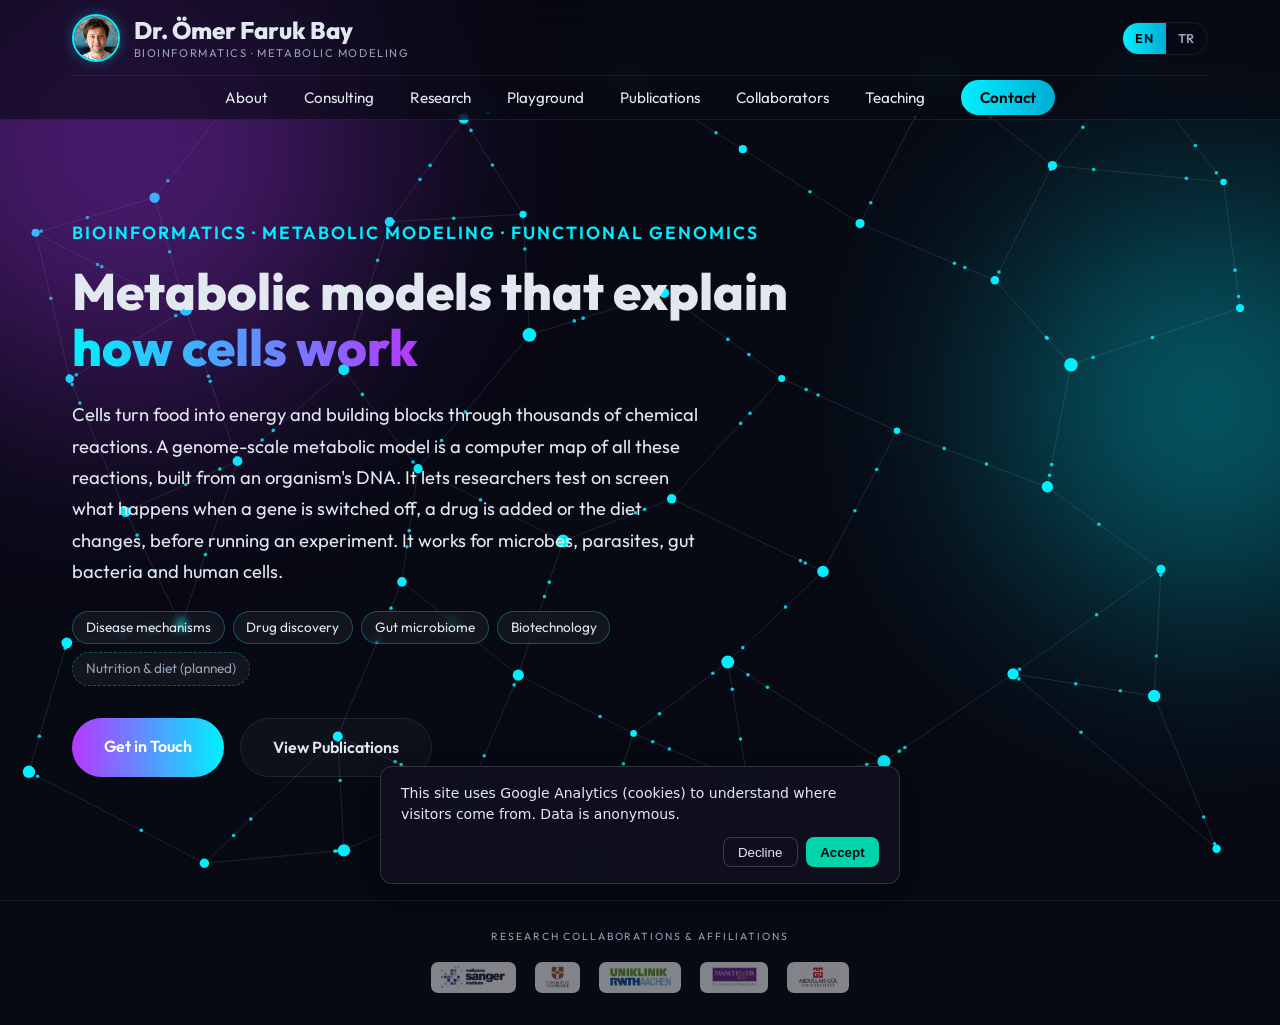
<file: index.html>
<!DOCTYPE html>
<html lang="en">
<head>
    <meta charset="UTF-8">
    <meta name="viewport" content="width=device-width, initial-scale=1.0">
    <title>Dr. Ömer Faruk Bay | Bioinformatics & Metabolic Modeling</title>
    <!-- Google Fonts: Outfit -->
    <link rel="preconnect" href="https://fonts.googleapis.com">
    <link rel="preconnect" href="https://fonts.gstatic.com" crossorigin>
    <link href="https://fonts.googleapis.com/css2?family=Outfit:wght@300;400;600;800&display=swap" rel="stylesheet">
    <!-- Main Style -->
    <link rel="stylesheet" href="css/style.css">
    <meta name="description" content="Dr. Ömer Faruk Bay — bioinformatics, genome-scale metabolic modeling and functional genomics. Research, publications, courses and consulting.">
    <meta name="author" content="Ömer Faruk Bay">
    <meta name="theme-color" content="#070913">
    <link rel="canonical" href="https://omerfarukbay.com/">
    <link rel="icon" href="data:image/svg+xml,%3Csvg xmlns='http://www.w3.org/2000/svg' viewBox='0 0 100 100'%3E%3Crect width='100' height='100' rx='22' fill='%23070913'/%3E%3Ctext x='50' y='68' font-size='54' font-family='sans-serif' font-weight='800' text-anchor='middle' fill='%2300f0ff'%3EÖB%3C/text%3E%3C/svg%3E">
    <!-- Open Graph / Twitter -->
    <meta property="og:type" content="website">
    <meta property="og:site_name" content="Ömer Faruk Bay">
    <meta property="og:title" content="Dr. Ömer Faruk Bay | Bioinformatics &amp; Metabolic Modeling">
    <meta property="og:description" content="Genome-scale metabolic modeling and functional genomics. Research, publications, teaching and consulting.">
    <meta property="og:url" content="https://omerfarukbay.com/">
    <meta property="og:image" content="https://omerfarukbay.com/assets/og-image.jpg">
    <meta property="og:image:width" content="1200">
    <meta property="og:image:height" content="630">
    <meta property="og:image:alt" content="Portrait of Dr. Ömer Faruk Bay">
    <meta name="twitter:card" content="summary_large_image">
    <meta name="twitter:image" content="https://omerfarukbay.com/assets/og-image.jpg">
    <meta name="twitter:title" content="Dr. Ömer Faruk Bay | Bioinformatics &amp; Metabolic Modeling">
    <meta name="twitter:description" content="Genome-scale metabolic modeling and functional genomics.">
    <script type="application/ld+json">
    {
      "@context": "https://schema.org",
      "@type": "Person",
      "name": "Ömer Faruk Bay",
      "honorificPrefix": "Dr.",
      "url": "https://omerfarukbay.com/",
      "image": "https://omerfarukbay.com/assets/profile.jpg",
      "email": "mailto:omerfaruk.bay@agu.edu.tr",
      "jobTitle": "Lecturer, Bioinformatics",
      "affiliation": { "@type": "CollegeOrUniversity", "name": "Abdullah Gül University" },
      "alumniOf": [
        { "@type": "CollegeOrUniversity", "name": "University of Manchester" },
        { "@type": "CollegeOrUniversity", "name": "Atatürk University" }
      ],
      "knowsAbout": ["Metabolic Modeling", "Functional Genomics", "Transcriptomics", "Systems Biology", "Bioinformatics"],
      "sameAs": [
        "https://www.linkedin.com/in/omerfarukbay",
        "https://orcid.org/0000-0002-1142-2204",
        "https://scholar.google.com/citations?user=tFJbHfUAAAAJ"
      ]
    }
    </script>
</head>
<body>
    <canvas id="hero-net" aria-hidden="true"></canvas>

    <!-- Particle/Glow Background -->
    <div class="background-glow pos-1"></div>
    <div class="background-glow pos-2"></div>
    
    <!-- Navigation Area -->
    <nav class="glass-nav" aria-label="Main" data-i18n-aria="nav.aria">
        <div class="nav-container">
            <div class="logo"><a href="#home"><img class="logo-photo" src="assets/profile.jpg" width="48" height="48" alt="" fetchpriority="high"><span class="logo-text">Dr. Ömer Faruk Bay<small class="logo-sub" data-i18n="nav.sub">Bioinformatics · Metabolic Modeling</small></span></a></div>
            <ul class="nav-links" id="nav-links">
                <li><a href="#about" data-i18n="nav.about">About</a></li>
                <li><a href="#services" data-i18n="nav.services">Consulting</a></li>
                <li><a href="#research" data-i18n="nav.research">Research</a></li>
                <li><a href="#playground" data-i18n="nav.playground">Playground</a></li>
                <li><a href="#publications" data-i18n="nav.publications">Publications</a></li>
                <li><a href="#collaborators" data-i18n="nav.collaborators">Collaborators</a></li>
                <li><a href="#tutorials" data-i18n="nav.tutorials">Teaching</a></li>
                <li><a href="#contact" class="btn-primary-sm" data-i18n="nav.contact">Contact</a></li>
            </ul>
            <div class="nav-actions">
                <div class="lang-toggle" role="group" aria-label="Language">
                    <button type="button" data-lang="en" aria-pressed="true">EN</button>
                    <button type="button" data-lang="tr" aria-pressed="false">TR</button>
                </div>
                <button class="nav-toggle" id="nav-toggle" type="button" aria-label="Toggle menu" data-i18n-aria="nav.toggle" aria-expanded="false" aria-controls="nav-links">
                    <span></span><span></span><span></span>
                </button>
            </div>
        </div>
    </nav>

    <!-- Hero Section -->
    <header class="hero page-section active-section" id="home">
        <div class="hero-content">
            <h2 class="sub-headline" data-i18n="hero.sub">Bioinformatics · Metabolic Modeling · Functional Genomics</h2>
            <h1 class="main-headline" data-i18n="hero.title">Metabolic models that explain <span class="gradient-text">how cells work</span></h1>
            <p class="hero-lead" data-i18n="hero.lead">Cells turn food into energy and building blocks through thousands of chemical reactions. A genome-scale metabolic model is a computer map of all these reactions, built from an organism's DNA. It lets researchers test on screen what happens when a gene is switched off, a drug is added or the diet changes, before running an experiment. It works for microbes, parasites, gut bacteria and human cells.</p>
            <ul class="hero-apps" aria-label="Applications">
                <li data-i18n="hero.app1">Disease mechanisms</li>
                <li data-i18n="hero.app2">Drug discovery</li>
                <li data-i18n="hero.app3">Gut microbiome</li>
                <li data-i18n="hero.app4">Biotechnology</li>
                <li data-i18n="hero.app5">Nutrition &amp; diet (planned)</li>
            </ul>
            <div class="hero-cta">
                <a href="#contact" class="btn-primary" data-i18n="hero.cta1">Get in Touch</a>
                <a href="#publications" class="btn-secondary" data-i18n="hero.cta2">View Publications</a>
            </div>
        </div>
    </header>

    <!-- About Section -->
    <section id="about" class="section-container default-section page-section">
        <h2 class="section-title" data-i18n="about.title">About <span class="gradient-text">Me</span></h2>
        <div class="about-grid">
            <div class="about-text glass-card">
                <img class="about-photo" src="assets/profile.jpg" width="220" height="220" alt="Portrait of Dr. Ömer Faruk Bay" loading="lazy">
                <p data-i18n="about.p1">Dr. Ömer Faruk Bay holds a degree in Molecular Biology and Genetics from Atatürk University, and earned his master's and Ph.D. in Systems Biology &amp; Bioinformatics from the University of Manchester, UK. His doctoral research centered on the metabolism of <i>Trichuris muris</i>, where he pioneered the first genome-scale metabolic model for this parasitic whipworm to uncover novel therapeutic targets.</p>
                <p data-i18n="about.p2">As a Postdoctoral Researcher in Lars Kuepfer's group, his work revolved around reconstructing genome-scale metabolic models for the synthetic mouse intestinal bacterial community (OMM19). By mapping their metabolic capabilities and interactions, he successfully decoded their collective phenotype and resilience to perturbations.</p>
                <p data-i18n="about.p3">Currently, Dr. Bay serves as a Lecturer at AGÜ teaching Bioinformatics, and works as a consultant leveraging his deep expertise in functional genomics, systems biology, and metabolic modeling.</p>
            </div>
            <div class="about-skills">
                <span class="skill-badge" data-i18n="skill.metabolic">Metabolic Modeling</span>
                <span class="skill-badge" data-i18n="skill.functional">Functional Genomics</span>
                <span class="skill-badge" data-i18n="skill.transcriptomics">Transcriptomics</span>
                <span class="skill-badge" data-i18n="skill.systems">Systems Biology</span>
                <span class="skill-badge">Python / R</span>
                <span class="skill-badge" data-i18n="skill.bioinformatics">Bioinformatics</span>
            </div>
        </div>
        <div class="vision-block glass-card">
            <h3 class="t-teal" data-i18n="work.h">Areas of work</h3>
            <ul>
                <li data-i18n="work.li1"><strong>Metabolic modeling:</strong> Reconstruction and curation of genome-scale metabolic models, and constraint-based analysis such as flux balance analysis, to predict how organisms behave, from parasites to gut bacteria, and to identify potential drug targets.</li>
                <li data-i18n="work.li2"><strong>Functional genomics:</strong> Bulk and single-cell RNA-seq analysis to improve genome annotations and link gene expression to metabolism.</li>
                <li data-i18n="work.li3"><strong>Tools and teaching:</strong> Analysis pipelines for omics data, and bioinformatics teaching at university and high-school level.</li>
            </ul>
        </div>
    </section>

    <!-- Consulting / Services Section -->
    <section id="services" class="section-container alternate-bg page-section">
        <h2 class="section-title" data-i18n="services.title">Consulting <span class="gradient-text">Services</span></h2>
        <div class="services-grid">
            <details class="service-card glass-card" id="svc1">
                <summary>
                    <div class="icon">🔬</div>
                    <h3 data-i18n="services.h1">Metabolic Modeling</h3>
                    <p data-i18n="services.p1">Genome-scale metabolic network reconstruction, manual curation, and constraint-based modeling for eukaryotic and prokaryotic systems.</p>
                    <span class="svc-more"><span class="m-closed" data-i18n="services.more">Show details</span><span class="m-open" data-i18n="services.less">Hide details</span></span>
                </summary>
                <div class="svc-body">
                    <h4 data-i18n="svc1.hc">What it covers</h4>
                    <ul>
                        <li data-i18n="svc1.c1">Building a metabolic model from a genome: draft reconstruction, manual curation and gap filling.</li>
                        <li data-i18n="svc1.c2">Simulations such as flux balance analysis: growth, essential genes and reactions, effects of nutrients and drugs.</li>
                        <li data-i18n="svc1.c3">Models tuned with RNA-seq data, and community models for several species together.</li>
                    </ul>
                    <h4 data-i18n="svc1.hu">Typical applications</h4>
                    <p data-i18n="svc1.u">Drug-target discovery, understanding disease metabolism, gut microbiome interactions, biotechnology and strain design, and nutrition and diet research.</p>
                    <h4 data-i18n="svc1.hi">You provide → you get</h4>
                    <p data-i18n="svc1.i">A genome, or an existing model, plus growth data if available &rarr; a curated model file (SBML), simulation results, figures and clear documentation.</p>
                    <a href="#contact" class="btn-secondary" data-i18n="services.cta">Discuss a project</a>
                </div>
            </details>
            <details class="service-card glass-card" id="svc2">
                <summary>
                    <div class="icon">🧬</div>
                    <h3 data-i18n="services.h2">Functional Genomics</h3>
                    <p data-i18n="services.p2">Data analysis pipelines for bulk RNA-seq, single-cell RNA-seq, and spatial transcriptomics to extract meaningful biological networks.</p>
                    <span class="svc-more"><span class="m-closed" data-i18n="services.more">Show details</span><span class="m-open" data-i18n="services.less">Hide details</span></span>
                </summary>
                <div class="svc-body">
                    <h4 data-i18n="svc2.hc">What it covers</h4>
                    <ul>
                        <li data-i18n="svc2.c1">Bulk RNA-seq: quality control, quantification, differential expression and pathway enrichment.</li>
                        <li data-i18n="svc2.c2">Single-cell and spatial transcriptomics: clustering, cell types and spatial patterns.</li>
                        <li data-i18n="svc2.c3">Gene networks, and linking expression data to metabolic models.</li>
                    </ul>
                    <h4 data-i18n="svc2.hu">Typical applications</h4>
                    <p data-i18n="svc2.u">Finding which genes and pathways change between conditions, diseased and healthy tissue, or treated and untreated samples.</p>
                    <h4 data-i18n="svc2.hi">You provide → you get</h4>
                    <p data-i18n="svc2.i">Raw reads or a count table, plus sample information &rarr; a reproducible analysis, result tables, figures and a short report.</p>
                    <a href="#contact" class="btn-secondary" data-i18n="services.cta">Discuss a project</a>
                </div>
            </details>
            <details class="service-card glass-card" id="svc3">
                <summary>
                    <div class="icon">📊</div>
                    <h3 data-i18n="services.h3">Data Analysis &amp; Pipeline Dev</h3>
                    <p data-i18n="services.p3">Custom bioinformatics tool development and high-throughput biological data analysis tailored for your project's needs.</p>
                    <span class="svc-more"><span class="m-closed" data-i18n="services.more">Show details</span><span class="m-open" data-i18n="services.less">Hide details</span></span>
                </summary>
                <div class="svc-body">
                    <h4 data-i18n="svc3.hc">What it covers</h4>
                    <ul>
                        <li data-i18n="svc3.c1">Custom tools and scripts in Python, R and Unix for your own data.</li>
                        <li data-i18n="svc3.c2">Automated, reproducible workflows for high-throughput biological data.</li>
                        <li data-i18n="svc3.c3">Training for your team so that the analysis can be repeated in-house.</li>
                    </ul>
                    <h4 data-i18n="svc3.hu">Typical applications</h4>
                    <p data-i18n="svc3.u">Replacing manual spreadsheet work, standardising a lab's analysis, or building a small tool or dashboard around a research question.</p>
                    <h4 data-i18n="svc3.hi">You provide → you get</h4>
                    <p data-i18n="svc3.i">Your dataset and the question you want answered &rarr; documented code, results and a hand-over session.</p>
                    <a href="#contact" class="btn-secondary" data-i18n="services.cta">Discuss a project</a>
                </div>
            </details>
        </div>
    </section>

    <!-- Research Section -->
    <section id="research" class="section-container default-section page-section">
        <h2 class="section-title" data-i18n="research.title">Current <span class="gradient-text">Research</span></h2>
        <div class="timeline">
            <div class="timeline-item glass-card">
                <h3 data-i18n="research.h1">Cambridge &amp; Sanger Institute Collaboration</h3>
                <p class="timeline-date" data-i18n="research.d1">2024 – Present</p>
                <p data-i18n="research.p1">Leading an international genomic collaboration focused on integrating RNA-seq data to improve genome annotations and construct genome-scale metabolic models for <i>Trichuris muris</i> and <i>Trichuris trichiura</i>.</p>
            </div>
            <div class="timeline-item glass-card">
                <h3 data-i18n="research.h2">Uniklinik RWTH Aachen Project</h3>
                <p class="timeline-date" data-i18n="research.d2">Jan 2023 – Apr 2024</p>
                <p data-i18n="research.p2">Reconstructed and analyzed genome-scale metabolic models for the synthetic mouse intestinal bacterial community (OMM19), investigating metabolic interactions and mechanisms driving dysbiosis.</p>
            </div>
        </div>
    </section>

    <!-- Metabolic Playground -->
    <section id="playground" class="section-container default-section page-section">
        <h2 class="section-title" data-i18n="pg.title">Metabolic <span class="gradient-text">Playground</span></h2>
        <p class="pg-intro" data-i18n="pg.intro">Switch genes off in a pretend cell and see whether it can still grow. No science background needed. It runs live in your browser.</p>
        <div class="glass-card pg-how">
            <h3 data-i18n="pg.howTitle">How it works</h3>
            <p data-i18n="pg.how0">Think of a cell as a tiny kitchen. It takes in sugar, cooks it through a chain of steps, and uses the energy and ingredients to build a copy of itself. Each step is done by a worker called an enzyme, and each worker is built from instructions called a gene. Here you can fire workers one by one and see what happens. A computer works out the best way for the kitchen to run, using the same kind of maths scientists use on real cells.</p>
            <ol>
                <li data-i18n="pg.how1"><strong>Pick the surroundings:</strong> is there air (oxygen)? How much sugar is on the menu?</li>
                <li data-i18n="pg.how2"><strong>Fire a worker:</strong> click a gene to switch it off (it turns red). Can the cell cope without it?</li>
                <li data-i18n="pg.how3"><strong>See the effect:</strong> the top bar shows how well the cell grows compared with a healthy one. The bars below show how busy each step is.</li>
            </ol>
        </div>
        <div class="glass-card pg-stories">
            <h3 data-i18n="pg.storiesTitle">Try a guided story</h3>
            <p class="pg-stories-note" data-i18n="pg.storiesNote">Pick a story. It sets up the cell for you and explains what to look at, step by step.</p>
            <div class="pg-story-list" id="pg-story-list" role="group"></div>
            <div class="pg-story" id="pg-story" hidden aria-live="polite">
                <img id="pg-story-img" class="pg-story-img" alt="" width="960" height="540" loading="lazy">
                <div class="pg-story-body">
                <div class="pg-story-top"><div class="pg-story-step" id="pg-story-step"></div><div class="pg-story-dots" id="pg-story-dots" aria-hidden="true"></div></div>
                <h4 id="pg-story-title"></h4>
                <div class="pg-story-chips" id="pg-story-chips"></div>
                <p id="pg-story-body"></p>
                <div class="pg-story-nav">
                    <button type="button" class="pg-btn" id="pg-story-prev"></button>
                    <button type="button" class="pg-btn" id="pg-story-next"></button>
                    <button type="button" class="pg-btn pg-story-exit" id="pg-story-exit"></button>
                </div>
                </div>
            </div>
        </div>
        <p class="pg-note" data-i18n="pg.note">Educational toy model: a simplified cartoon of a cell, not a real organism.</p>

        <div class="pg-grid">
            <div class="glass-card pg-controls">
                <h3 data-i18n="pg.genes">Genes (click to switch off)</h3>
                <div class="pg-chips" id="pg-chips" role="group"></div>

                <h3 data-i18n="pg.env">Environment</h3>
                <div class="pg-presets" role="group">
                    <button type="button" class="pg-btn" id="pg-aerobic" data-i18n="pg.aerobic">Aerobic</button>
                    <button type="button" class="pg-btn" id="pg-anaerobic" data-i18n="pg.anaerobic">Anaerobic</button>
                </div>
                <label class="pg-label" for="pg-glc"><span data-i18n="pg.glc">Glucose supply</span>: <output id="pg-glc-out">10</output></label>
                <input type="range" id="pg-glc" min="1" max="10" step="1" value="10">
                <label class="pg-label" for="pg-o2"><span data-i18n="pg.o2">Oxygen supply</span>: <output id="pg-o2-out">20</output></label>
                <input type="range" id="pg-o2" min="0" max="20" step="1" value="20">

                <h3 data-i18n="pg.goal">Goal</h3>
                <div class="pg-presets" role="group">
                    <button type="button" class="pg-btn" id="pg-goal-growth" data-i18n="pg.goalGrowth">Max growth</button>
                    <button type="button" class="pg-btn" id="pg-goal-lac" data-i18n="pg.goalLac">Make lactate</button>
                </div>
                <button type="button" class="pg-btn pg-reset" id="pg-reset" data-i18n="pg.reset">Reset</button>
            </div>

            <div class="glass-card pg-results">
                <div class="pg-pdf">
                    <button type="button" class="pg-btn" id="pg-pdf-btn" data-i18n="pg.pdf">Download PDF report</button>
                    <small id="pg-pdf-note"></small>
                </div>
                <div class="pg-readout" aria-live="polite">
                    <div class="pg-big" id="pg-growth">-</div>
                    <div class="pg-bar"><span id="pg-growth-bar"></span></div>
                    <p id="pg-verdict"></p>
                </div>
                <h3 data-i18n="pg.mapTitle">Map of the cell</h3>
                <div id="pg-map" class="pg-map"></div>
                <p class="pg-map-legend" id="pg-map-legend"></p>
                <h3 data-i18n="pg.flux">How busy is each step?</h3>
                <div id="pg-flux" class="pg-flux"></div>
                <h3 data-i18n="pg.screen">Which genes can the cell not live without?</h3>
                <div id="pg-screen" class="pg-screen"></div>
                <div class="pg-ai">
                    <h3 data-i18n="pg.aiTitle">What does this mean?</h3>
                    <p class="pg-ai-note" data-i18n="pg.aiNote">An AI reads the simulation result and explains it in plain words.</p>
                    <button type="button" class="pg-btn" id="pg-ai-btn" data-i18n="pg.aiBtn">Explain this result</button>
                    <div id="pg-ai-out" class="pg-ai-out" aria-live="polite"></div>
                    <small id="pg-ai-src" class="pg-ai-src"></small>
                </div>
            </div>
        </div>
        <div class="glass-card pg-real" id="pg-real">
            <h3 data-pro="pgr.title"></h3>
            <p class="pgr-intro" data-pro="pgr.intro"></p>
            <div class="pgr-grid">
                <div class="pgr-controls">
                    <div class="pg-presets" role="group">
                        <button type="button" class="pg-btn" id="pgr-aerobic" data-pro="pgr.aerobic"></button>
                        <button type="button" class="pg-btn" id="pgr-anaerobic" data-pro="pgr.anaerobic"></button>
                    </div>
                    <label class="pg-label" for="pgr-glc"><span data-pro="pgr.glc"></span>: <output id="pgr-glc-out">10</output> mmol/gDW/h</label>
                    <input type="range" id="pgr-glc" min="2" max="20" step="1" value="10">
                    <label class="pg-label" for="pgr-gene" data-pro="pgr.gene"></label>
                    <div class="pgr-add">
                        <input type="text" id="pgr-gene" list="pgr-genes" autocomplete="off" spellcheck="false" placeholder="adhE">
                        <button type="button" class="pg-btn" id="pgr-add" data-pro="pgr.add"></button>
                    </div>
                    <datalist id="pgr-genes"></datalist>
                    <p class="pgr-msg" id="pgr-msg" aria-live="polite"></p>
                    <div class="pgr-try"><span data-pro="pgr.try"></span> <span id="pgr-try"></span></div>
                    <div id="pgr-chips" class="pg-chips"></div>
                    <button type="button" class="pg-btn pg-reset" id="pgr-reset" data-pro="pgr.reset"></button>
                </div>
                <div class="pgr-results">
                    <p class="pgr-status" id="pgr-status" aria-live="polite"></p>
                    <div class="pg-big" id="pgr-growth"></div>
                    <div class="pg-bar"><span id="pgr-bar"></span></div>
                    <p id="pgr-verdict" class="pgr-verdict"></p>
                    <h4 data-pro="pgr.cmp"></h4>
                    <div id="pgr-compare" class="pgr-compare"></div>
                    <h4 data-pro="pgr.top"></h4>
                    <div id="pgr-top" class="pgr-top"></div>
                    <h4 data-pro="pgr.screen"></h4>
                    <button type="button" class="pg-btn" id="pgr-screen-btn" data-pro="pgr.run"></button>
                    <div class="pg-bar pgr-prog" id="pgr-prog" hidden><span id="pgr-prog-bar"></span></div>
                    <div id="pgr-screen" class="pgr-screen"></div>
                </div>
            </div>
            <p class="pgr-cite" data-pro="pgr.cite"></p>
        </div>

        <details class="glass-card pg-methods" id="pg-methods">
            <summary data-pro="pgm.title"></summary>
            <div id="pgm-body" class="pgm-body"></div>
        </details>

        <div class="glass-card pg-export" id="pg-export">
            <h3 data-pro="pge.title"></h3>
            <p class="pge-note" data-pro="pge.note"></p>
            <div class="pge-btns">
                <button type="button" class="pg-btn" id="pge-svg" data-pro="pge.svg"></button>
                <button type="button" class="pg-btn" id="pge-png" data-pro="pge.png"></button>
                <button type="button" class="pg-btn" id="pge-csv" data-pro="pge.csv"></button>
                <button type="button" class="pg-btn" id="pge-sbml" data-pro="pge.sbml"></button>
            </div>
            <h4 data-pro="pge.cite"></h4>
            <pre id="pge-cite" class="pge-cite"></pre>
            <div class="pge-btns">
                <button type="button" class="pg-btn" id="pge-copy" data-pro="pge.copy"></button>
                <button type="button" class="pg-btn" id="pge-bib" data-pro="pge.bib"></button>
                <span id="pge-done" class="pge-done" aria-live="polite"></span>
            </div>
        </div>

        <div class="glass-card pg-glossary">
            <h3 data-i18n="pg.glossTitle">What are these molecules? (in everyday words)</h3>
            <dl id="pg-gloss"></dl>
            <h3 data-i18n="pg.glossGenes">What does each gene do?</h3>
            <dl id="pg-gloss-genes"></dl>
        </div>
    </section>

    <!-- Publications Section -->
    <section id="publications" class="section-container alternate-bg page-section">
        <h2 class="section-title" data-i18n="pubs.title">Key <span class="gradient-text">Publications</span></h2>
        <div class="timeline">
            <div class="timeline-item glass-card">
                <h3>Nature Communications</h3>
                <p class="timeline-date">2023</p>
                <p><strong>Bay, Ö.F., Hayes, K.S., Schwartz, JM. et al.</strong> <i>A genome-scale metabolic model of parasitic whipworm.</i> <br><br> <a href="https://doi.org/10.1038/s41467-023-42552-4" target="_blank" rel="noopener" class="btn-primary-sm" data-i18n="pubs.read">Read Paper</a></p>
            </div>
        </div>
        <p class="pubs-all"><a href="https://scholar.google.com/citations?user=tFJbHfUAAAAJ&amp;hl=en" target="_blank" rel="noopener me" data-i18n="pubs.all">See the full list on Google Scholar →</a></p>
    </section>

    <!-- Tutorials & Teaching -->
    <section id="tutorials" class="section-container alternate-bg page-section">
        <h2 class="section-title" data-i18n="tut.title">Teaching &amp; <span class="gradient-text">Outreach</span></h2>
        <h3 class="sub-title" data-i18n="tut.sub">University Teaching</h3>
        <div class="tutorials-grid">
            <div class="tutorial-card glass-card">
                <h3 data-i18n="tut.h1">Abdullah Gül University (AGÜ)</h3>
                <p><strong data-i18n="tut.r1">Undergraduate &amp; Graduate Lecturer</strong></p>
                <p class="card-body-gap" data-i18n="tut.p1">Currently teaching core bioinformatics curriculums, including <i>Computational Biology</i> and <i>Functional Genomics</i>. Focused on bridging theoretical sequences to practical data science.</p>
            </div>
            <div class="tutorial-card glass-card">
                <h3 data-i18n="tut.h2">University of Manchester</h3>
                <p><strong data-i18n="tut.r2">Graduate Teaching Assistant</strong></p>
                <p class="card-body-gap" data-i18n="tut.p2">Led practical modules for MSc students including <i>Programming Skills</i>, <i>Computational Approaches to Biology</i>, and <i>Bioinformatics Tools and Resources</i>.</p>
            </div>
        </div>
        <div id="tubitak" class="tub-block">
            <h3 class="sub-title" data-i18n="tub.title">TÜBİTAK 4004 &mdash; <span class="gradient-text">Cell Factory</span></h3>
            <p class="section-intro" data-i18n="tub.desc">
                Bioinformatics and systems biology lessons for high-school students, built as an interactive slide system. (The lessons themselves are in Turkish.)
            </p>
            <div class="tutorials-grid">
                <div class="tutorial-card glass-card tub-card tub-teal">
                    <div class="tub-icon">🧬</div>
                    <h3 data-i18n="tub.h1">Lesson 1: From Gene to RNA</h3>
                    <p class="tub-sub"><strong data-i18n="tub.s1">Introduction to Omics Technologies</strong></p>
                    <p class="tub-desc" data-i18n="tub.p1">
                        An interactive introduction to DNA, the Central Dogma, transcription, RNA-seq, genomics, transcriptomics and single-cell analysis. 16 slides.
                    </p>
                    <a href="lessons/lesson1.html" class="tub-btn" data-i18n="tub.go">Go to lesson →</a>
                </div>
                <div class="tutorial-card glass-card tub-card tub-gold">
                    <div class="tub-icon">⚙️</div>
                    <h3 data-i18n="tub.h2">Lesson 2: The Cell Factory</h3>
                    <p class="tub-sub"><strong data-i18n="tub.s2">Metabolism &amp; Modeling</strong></p>
                    <p class="tub-desc" data-i18n="tub.p2">
                        Metabolism, glycolysis, metabolic networks, the GPS analogy, FBA modeling and synthetic biology simulations. 15 slides.
                    </p>
                    <a href="lessons/lesson2.html" class="tub-btn" data-i18n="tub.go">Go to lesson →</a>
                </div>
            </div>
        </div>
        <div id="fungenomics" class="tub-block">
            <h3 class="sub-title">MBG419 &mdash; <span class="gradient-text">FunGenomics Live</span></h3>
            <p class="section-intro">
                A live classroom quiz game for Functional Genomics. Students scan a QR code, join a group on their phones and lock in answers together while the instructor runs the game.
            </p>
            <div class="tutorials-grid">
                <div class="tutorial-card glass-card tub-card">
                    <div class="tub-icon">🧬</div>
                    <h3>Join a live game</h3>
                    <p class="tub-sub"><strong>For students</strong></p>
                    <p class="tub-desc">Enter the 4-letter code shown on the classroom screen, pick your group and play from your phone.</p>
                    <a href="fungenomics/" class="tub-btn">Join game →</a>
                </div>
            </div>
        </div>
        <div id="fununix" class="tub-block">
            <h3 class="sub-title">BENG 105 &mdash; <span class="gradient-text">FunUnix Path &amp; Terminal Arena</span></h3>
            <p class="section-intro">
                An interactive Unix path visualizer, sandbox explorer, and live individual classroom game for Introduction to Programming (BENG 105). See where your feet are standing (<code>pwd</code>) on a live folder tree while mastering relative/absolute paths, options, and pipes.
            </p>
            <div class="tutorials-grid">
                <div class="tutorial-card glass-card tub-card tub-teal">
                    <div class="tub-icon">💻</div>
                    <h3>Play &amp; Practice Unix Paths</h3>
                    <p class="tub-sub"><strong>Solo Missions · Free Sandbox · Live Classroom</strong></p>
                    <p class="tub-desc">Practice 30 self-paced path missions, walk around the AGU campus folder tree in the sandbox, or join a live classroom round individually with a 4-letter room code.</p>
                    <a href="fununix/" class="tub-btn">Open FunUnix →</a>
                </div>
            </div>
        </div>
    </section>

    <!-- Collaborators Section -->
    <section id="collaborators" class="section-container default-section page-section">
        <h2 class="section-title" data-i18n="collab.title">Key <span class="gradient-text">Collaborators</span></h2>
        <div class="projects-grid">
            <div class="project-card glass-card highlight">
                <h3>Steve Doyle &amp; Maria Duque-Correa</h3>
                <p class="timeline-date date-tight" data-i18n="collab.d1">Wellcome Sanger Institute &amp; Cambridge Univ.</p>
                <p data-i18n="collab.p1">Collaborating closely on integrating multi-omics data for <i>Trichuris</i> metabolic modeling.</p>
            </div>
            <div class="project-card glass-card">
                <h3>Lars Kuepfer &amp; Zita Soons</h3>
                <p class="timeline-date date-tight">Uniklinik RWTH Aachen</p>
                <p data-i18n="collab.p2">Worked together on reconstructing and analyzing the OMM19 microbiome metabolic capabilities.</p>
            </div>
        </div>
    </section>

    <!-- Contact & Footer -->
    <footer id="contact" class="footer-container glass-card page-section">
        <div class="footer-content">
            <h2 data-i18n="contact.title">Let's work <span class="gradient-text">together</span></h2>
            <p data-i18n="contact.p">Available for consulting, collaborations, and speaking engagements.</p>
            <div class="footer-cta">
                <a href="mailto:omerfaruk.bay@agu.edu.tr" class="btn-primary" data-i18n="contact.email">Email Me</a>
                <a href="Omer_Faruk_Bay_CV.pdf" target="_blank" rel="noopener" class="btn-primary" data-i18n="contact.cv">Download CV</a>
            </div>
            <ul class="social-links" aria-label="Profiles" data-i18n-aria="contact.profiles">
                <li><a href="https://www.linkedin.com/in/omerfarukbay" target="_blank" rel="noopener me">LinkedIn</a></li>
                <li><a href="https://orcid.org/0000-0002-1142-2204" target="_blank" rel="noopener me">ORCID</a></li>
                <li><a href="https://scholar.google.com/citations?user=tFJbHfUAAAAJ&amp;hl=en" target="_blank" rel="noopener me">Google Scholar</a></li>
                <li><a href="mailto:omerfaruk.bay@agu.edu.tr">omerfaruk.bay@agu.edu.tr</a></li>
            </ul>
        </div>
        <div class="footer-bottom">
            <p><a href="#" id="cookie-prefs" class="cookie-prefs" data-i18n="contact.cookies">Cookie preferences</a></p>
            <p data-i18n="contact.rights">&copy; 2026 Dr. Ömer Faruk Bay. All rights reserved.</p>
        </div>
    </footer>

    <!-- Collaborations & affiliations: scrolling logo strip -->
    <section class="partners" aria-labelledby="partners-label">
        <p class="partners-label" id="partners-label" data-i18n="partners.label">Research collaborations &amp; affiliations</p>
        <div class="partners-viewport">
            <ul class="partners-track" id="partners-track">
            <li class="partner"><img src="assets/logos/sanger.png" alt="Wellcome Sanger Institute" width="81" height="28"></li>
            <li class="partner"><img src="assets/logos/cambridge.png" alt="University of Cambridge" width="31" height="28"></li>
            <li class="partner"><img src="assets/logos/rwth-aachen.png" alt="Uniklinik RWTH Aachen" width="78" height="28"></li>
            <li class="partner"><img src="assets/logos/manchester.png" alt="University of Manchester" width="60" height="28"></li>
            <li class="partner"><img src="assets/logos/agu.png" alt="Abdullah Gül University" width="52" height="28"></li>
            </ul>
        </div>
    </section>

    <script src="js/vendor/lp-solver.js"></script>
    <script src="js/fba-model.js"></script>
    <script src="js/i18n.js"></script>
    <script src="js/main.js"></script>
    <script src="js/playground.js"></script>
    <script src="js/real-model.js"></script>
    <script src="js/playground-pro.js"></script>
    <script src="js/hero-network.js"></script>
    <script src="js/interactive.js"></script>
    <script src="js/analytics.js" defer></script>
</body>
</html>
</file>
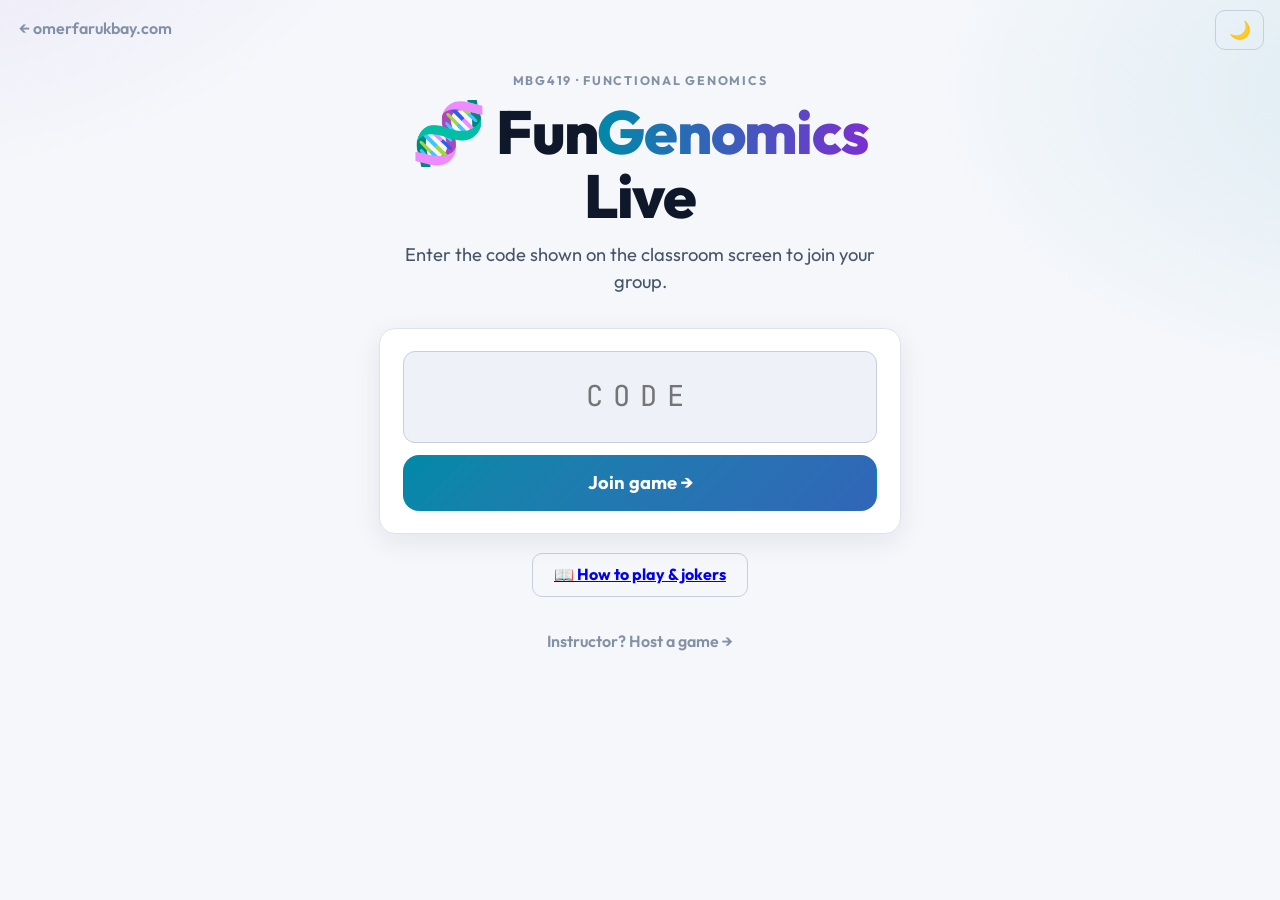
<file: fungenomics/index.html>
<!DOCTYPE html>
<html lang="en" data-theme="dark">
<head>
  <meta charset="UTF-8">
  <meta name="viewport" content="width=device-width, initial-scale=1.0">
  <title>FunGenomics Live — Functional Genomics classroom quiz</title>
  <meta name="description" content="Live classroom quiz game for MBG419 Functional Genomics by Ömer Faruk Bay.">
  <link rel="preconnect" href="https://fonts.googleapis.com">
  <link rel="preconnect" href="https://fonts.gstatic.com" crossorigin>
  <link href="https://fonts.googleapis.com/css2?family=Outfit:wght@400;500;600;700;800&family=JetBrains+Mono:wght@500;700&display=swap" rel="stylesheet">
  <link rel="stylesheet" href="css/fg.css?v=7">
  <link rel="icon" href="data:image/svg+xml,%3Csvg xmlns='http://www.w3.org/2000/svg' viewBox='0 0 100 100'%3E%3Ctext y='.9em' font-size='90'%3E🧬%3C/text%3E%3C/svg%3E">
  <style>
    main { max-width: 560px; margin: 0 auto; padding: 8vh 1.2rem 3rem; text-align: center; }
    h1 { font-size: clamp(2.6rem, 9vw, 3.8rem); line-height: 1.05; margin: .6rem 0 .8rem; }
    .lead { font-size: 1.15rem; color: var(--text-2); margin-bottom: 2rem; }
    form { display: grid; gap: .8rem; padding: 1.4rem; }
    input { padding: .8em; border-radius: 12px; background: var(--surface-2); border: 1px solid var(--border-2);
      text-align: center; font-family: var(--mono); font-size: 1.8rem; letter-spacing: .35em; text-transform: uppercase; }
    input:focus { outline: none; border-color: var(--accent); }
    .host-link { display: inline-block; margin-top: 2rem; color: var(--text-3); font-weight: 600; text-decoration: none; }
    .host-link:hover { color: var(--accent); }
    .back { position: absolute; top: 1rem; left: 1.2rem; color: var(--text-3); text-decoration: none; font-weight: 600; }
  </style>
</head>
<body>
  <a class="back" href="../">← omerfarukbay.com</a>
  <button data-theme-toggle class="btn icon ghost" style="position:absolute;top:.6rem;right:1rem">☀️</button>
  <main>
    <p class="eyebrow">MBG419 · Functional Genomics</p>
    <h1 class="brand">🧬 Fun<span class="dna">Genomics</span> Live</h1>
    <p class="lead">Enter the code shown on the classroom screen to join your group.</p>
    <form class="card" action="play.html" method="get">
      <input type="hidden" name="v" value="7">
      <input name="code" maxlength="4" placeholder="CODE" autocomplete="off" autocapitalize="characters" required aria-label="Game code">
      <button class="btn primary lg" type="submit">Join game →</button>
    </form>
    <p style="margin-top:1.2rem"><a class="btn ghost" href="rules.html">📖 How to play &amp; jokers</a></p>
    <a class="host-link" href="host.html">Instructor? Host a game →</a>
  </main>
  <script type="module">
    import { initTheme } from "./js/db.js?v=7";
    initTheme();
    const i = document.querySelector("input");
    i.addEventListener("input", () => (i.value = i.value.toUpperCase().replace(/[^A-Z0-9]/g, "")));
  </script>
</body>
</html>
</file>
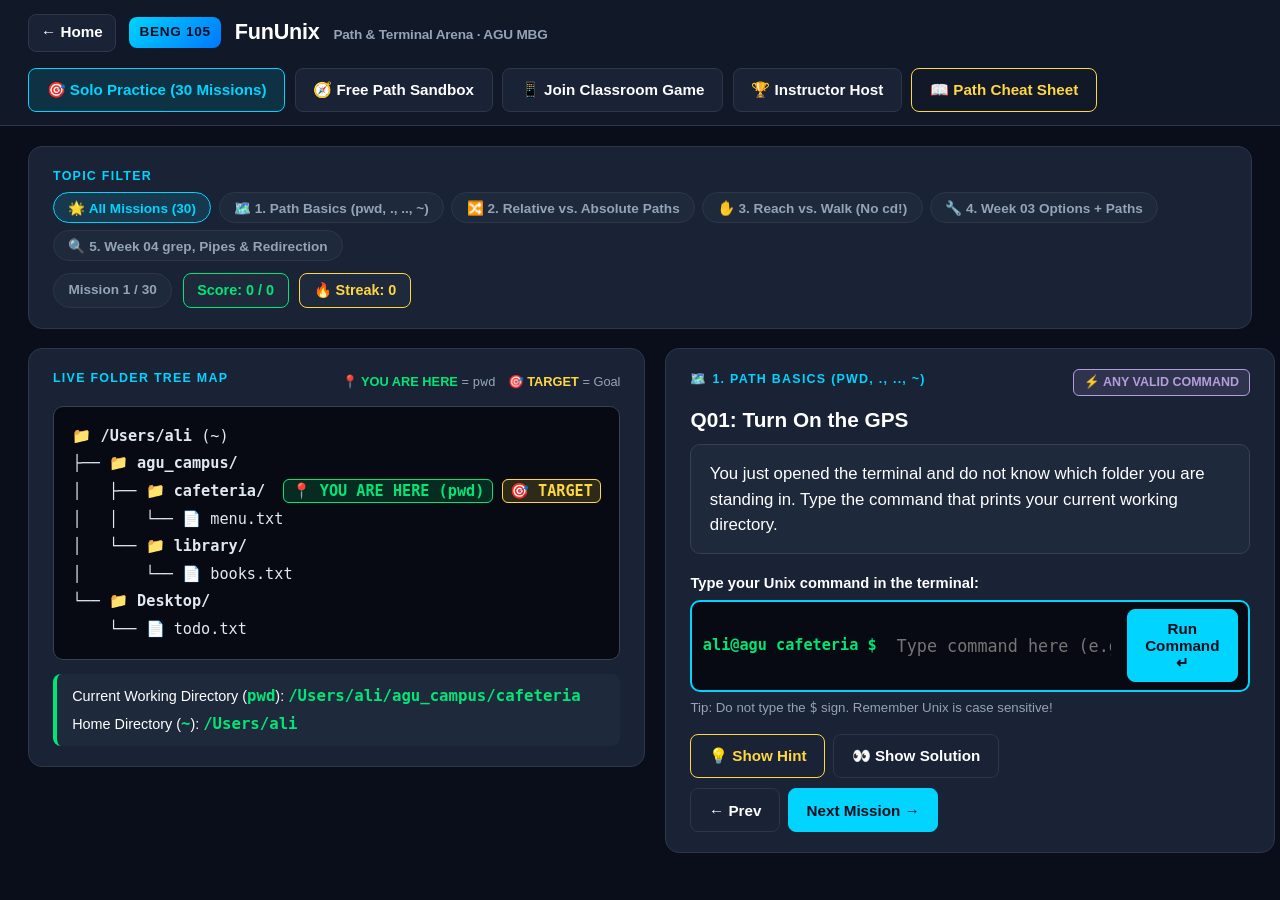
<file: fununix/index.html>
<!DOCTYPE html>
<html lang="en">
<head>
  <meta charset="utf-8">
  <meta name="viewport" content="width=device-width, initial-scale=1.0">
  <title>FunUnix | BENG 105 Path &amp; Terminal Arena</title>
  <link rel="preconnect" href="https://fonts.googleapis.com">
  <link rel="preconnect" href="https://fonts.gstatic.com" crossorigin>
  <link href="https://fonts.googleapis.com/css2?family=Outfit:wght@400;600;700;800&family=JetBrains+Mono:wght@500;700&display=swap" rel="stylesheet">
  <link rel="stylesheet" href="css/styles.css">
  <link rel="icon" href="data:image/svg+xml,%3Csvg xmlns='http://www.w3.org/2000/svg' viewBox='0 0 100 100'%3E%3Ctext y='.9em' font-size='90'%3E💻%3C/text%3E%3C/svg%3E">
  <script src="js/vendor/qrcode.js"></script>
</head>
<body>
  <header class="app-header">
    <div class="brand-group">
      <a href="../" class="btn" style="padding:0.4rem 0.75rem; min-height:38px; text-decoration:none;" title="Back to omerfarukbay.com">← Home</a>
      <span class="brand-badge">BENG 105</span>
      <div>
        <h1 class="app-title">FunUnix <span class="app-subtitle">Path &amp; Terminal Arena · AGU MBG</span></h1>
      </div>
    </div>

    <nav class="mode-nav" aria-label="Game Modes">
      <button type="button" id="nav-solo-btn" class="btn btn-active">🎯 Solo Practice (30 Missions)</button>
      <button type="button" id="nav-sandbox-btn" class="btn">🧭 Free Path Sandbox</button>
      <button type="button" id="nav-student-btn" class="btn">📱 Join Classroom Game</button>
      <button type="button" id="nav-host-btn" class="btn">🏆 Instructor Host</button>
      <button type="button" id="open-rules-btn" class="btn btn-amber">📖 Path Cheat Sheet</button>
    </nav>
  </header>

  <main class="main-container">
    <!-- ═══════════════════════════════════════════════════════════════════ -->
    <!-- VIEW 1: SOLO SELF-PACED PRACTICE ARENA                              -->
    <!-- ═══════════════════════════════════════════════════════════════════ -->
    <section id="view-solo" class="view-panel" aria-labelledby="solo-heading">
      <div class="card filter-bar">
        <div>
          <span class="section-tag" id="solo-heading">Topic Filter</span>
          <div id="solo-filter-pills" class="filter-pills" role="group" aria-label="Filter missions by topic"></div>
        </div>
        <div class="stats-badges">
          <span id="solo-progress-badge" class="pill-btn">Mission 1 / 30</span>
          <span id="solo-score-badge" class="badge-score">Score: 0 / 0</span>
          <span id="solo-streak-badge" class="badge-streak">🔥 Streak: 0</span>
        </div>
      </div>

      <div class="arena-grid">
        <!-- Left Column: Visual Folder Tree Map -->
        <div class="card">
          <div class="tree-header">
            <span class="section-tag">Live Folder Tree Map</span>
            <div class="legend-group">
              <span><strong style="color:var(--green)">📍 YOU ARE HERE</strong> = <code>pwd</code></span>
              <span><strong style="color:var(--amber)">🎯 TARGET</strong> = Goal</span>
            </div>
          </div>
          <pre id="solo-tree-pre" class="tree-box" tabindex="0"><code id="solo-tree-code"></code></pre>
          <div class="pwd-banner">
            <span>Current Working Directory (<code>pwd</code>): <code id="solo-cwd-label">/Users/ali</code></span>
            <span>Home Directory (<code>~</code>): <code id="solo-home-label">/Users/ali</code></span>
          </div>
        </div>

        <!-- Right Column: Mission & Terminal Input -->
        <div class="card">
          <div class="mission-header">
            <span id="solo-cat-tag" class="section-tag">1. Path Basics</span>
            <span id="solo-constraint-pill" class="constraint-pill">Relative Path</span>
          </div>
          <h2 id="solo-title" class="mission-title">Mission Title</h2>
          <div id="solo-task" class="mission-task"></div>

          <form id="solo-form" class="terminal-form" action="#evaluate" method="POST">
            <label for="solo-cmd-input" class="terminal-label">Type your Unix command in the terminal:</label>
            <div class="terminal-input-row">
              <span id="solo-prompt-prefix" class="prompt-prefix">ali@agu $</span>
              <input
                type="text"
                id="solo-cmd-input"
                name="cmd"
                class="terminal-input"
                required
                autocorrect="off"
                autocapitalize="off"
                spellcheck="false"
                enterkeyhint="send"
                aria-describedby="solo-cmd-hint"
                placeholder="Type command here (e.g. cd ../library)"
              >
              <button type="submit" id="solo-submit-btn" class="btn btn-primary">Run Command ↵</button>
            </div>
            <span id="solo-cmd-hint" class="form-hint">
              Tip: Do not type the <code>$</code> sign. Remember Unix is case sensitive!
            </span>
          </form>

          <div id="solo-feedback" class="feedback-box" aria-live="polite" hidden></div>

          <div class="action-bar">
            <div style="display:flex; gap:0.5rem; flex-wrap:wrap;">
              <button type="button" id="solo-hint-btn" class="btn btn-amber">💡 Show Hint</button>
              <button type="button" id="solo-reveal-btn" class="btn">👀 Show Solution</button>
            </div>
            <div style="display:flex; gap:0.5rem;">
              <button type="button" id="solo-prev-btn" class="btn">← Prev</button>
              <button type="button" id="solo-next-btn" class="btn btn-primary">Next Mission →</button>
            </div>
          </div>
        </div>
      </div>
    </section>

    <!-- ═══════════════════════════════════════════════════════════════════ -->
    <!-- VIEW 2: FREE INTERACTIVE PATH SANDBOX                               -->
    <!-- ═══════════════════════════════════════════════════════════════════ -->
    <section id="view-sandbox" class="view-panel" hidden aria-labelledby="sandbox-heading">
      <div class="arena-grid">
        <div class="card">
          <div class="tree-header">
            <span class="section-tag" id="sandbox-heading">AGU Campus Free Explorer Map</span>
            <button type="button" id="sandbox-reset-btn" class="btn">🔄 Reset Campus Map</button>
          </div>
          <pre class="tree-box" tabindex="0"><code id="sandbox-tree-code"></code></pre>
          <div class="pwd-banner">
            <span>Where your feet are standing (<code>pwd</code>): <code id="sandbox-cwd-label">/Users/ali/agu_campus</code></span>
            <span>Try walking around with <code>cd</code>, <code>cd ..</code>, <code>cd ../library</code>, <code>cd ~</code>, <code>ls</code>, <code>pwd</code>, <code>mkdir</code>, <code>touch</code>!</span>
          </div>
        </div>

        <div class="card">
          <span class="section-tag">Interactive Terminal Playground</span>
          <h2 class="mission-title">Walk Around &amp; Watch the Pin Move!</h2>
          <p style="color:var(--text2); margin-block-start:0;">
            Type any navigation or file command below and watch <strong>📍 YOU ARE HERE</strong> move on the map in real time.
          </p>

          <form id="sandbox-form" class="terminal-form" action="#sandbox" method="POST">
            <label for="sandbox-cmd-input" class="terminal-label">Sandbox Terminal Prompt:</label>
            <div class="terminal-input-row">
              <span id="sandbox-prompt-prefix" class="prompt-prefix">ali@agu agu_campus $</span>
              <input
                type="text"
                id="sandbox-cmd-input"
                name="sandbox_cmd"
                class="terminal-input"
                required
                autocorrect="off"
                autocapitalize="off"
                spellcheck="false"
                enterkeyhint="send"
                placeholder="Try: pwd, ls, cd cafeteria, cd ../library, mkdir lab_notes"
              >
              <button type="submit" class="btn btn-primary">Execute ↵</button>
            </div>
          </form>

          <pre id="sandbox-log-pre" class="tree-box" tabindex="0" style="min-height:240px; max-height:360px; overflow-y:auto;"><code id="sandbox-log-code"># Welcome to the AGU Campus Sandbox!
# Type pwd, ls, cd cafeteria, cd .., cd ../library/basement, or cat entrance.txt</code></pre>
        </div>
      </div>
    </section>

    <!-- ═══════════════════════════════════════════════════════════════════ -->
    <!-- VIEW 3: STUDENT JOIN (INDIVIDUAL CLASSROOM MULTIPLAYER)             -->
    <!-- ═══════════════════════════════════════════════════════════════════ -->
    <section id="view-student" class="view-panel" hidden aria-labelledby="student-heading">
      <!-- Join Card -->
      <div id="student-join-card" class="card" style="max-width:560px; margin:2rem auto;">
        <span class="section-tag" id="student-heading">Live Classroom Challenge (Individual)</span>
        <h2 class="mission-title">Join FunUnix Live Session</h2>
        <p style="color:var(--text2);">Enter the 4-letter Room Code shown on the classroom projector and your name or nickname to compete individually!</p>
        <form id="student-join-form" action="#join" method="POST">
          <div style="margin-block-end:1rem;">
            <label for="student-code-input" class="terminal-label">4-Letter Room Code:</label>
            <input
              type="text"
              id="student-code-input"
              name="room_code"
              required
              maxlength="4"
              autocorrect="off"
              autocapitalize="characters"
              spellcheck="false"
              style="width:100%; background:var(--bg2); color:var(--accent); border:2px solid var(--border); border-radius:8px; padding:0.75rem; font-size:1.5rem; font-family:monospace; font-weight:800; letter-spacing:0.3em; text-align:center; text-transform:uppercase; min-height:54px;"
              placeholder="ABCD"
            >
          </div>
          <div style="margin-block-end:1rem;">
            <label for="student-name-input" class="terminal-label">Your Name / Nickname:</label>
            <input
              type="text"
              id="student-name-input"
              name="student_name"
              required
              maxlength="24"
              autocomplete="nickname"
              style="width:100%; background:var(--bg2); color:var(--text); border:1px solid var(--border); border-radius:8px; padding:0.75rem; font-size:1rem; min-height:48px;"
              placeholder="e.g. Ayse Yilmaz"
            >
          </div>
          <p id="student-join-err" style="color:var(--red); font-weight:700;" hidden></p>
          <button type="submit" id="student-join-btn" class="btn btn-primary" style="width:100%;">🚀 Join Classroom Room →</button>
        </form>
      </div>

      <!-- Active Student Game Screen -->
      <div id="student-game-area" hidden>
        <div class="card filter-bar">
          <div>
            <strong id="student-player-label" style="color:var(--accent); font-size:1.05rem;">Player: —</strong>
            <span id="student-room-label" class="pill-btn" style="margin-inline-start:0.5rem;">Room —</span>
            <span id="student-rank-label" style="color:var(--text2); margin-inline-start:0.75rem;">Rank: #1</span>
          </div>
          <div class="stats-badges">
            <span id="student-timer-badge" class="pill-btn">⏱️ 45s</span>
            <span id="student-score-badge" class="badge-score">0 pts</span>
            <span id="student-streak-badge" class="badge-streak">🔥 0</span>
          </div>
        </div>

        <div id="student-lobby-msg" class="card" style="text-align:center; padding:2.5rem;" hidden>
          <h2>⏳ You're In! Waiting for Instructor to Start the Round...</h2>
          <p style="color:var(--text2);">Watch the classroom projector and get your fingers ready to type Unix paths.</p>
        </div>

        <div id="student-round-grid" class="arena-grid" hidden>
          <div class="card">
            <div class="tree-header">
              <span class="section-tag">Folder Map</span>
              <span id="student-q-counter" style="color:var(--text2); font-size:0.85rem;">Round 1</span>
            </div>
            <pre class="tree-box" tabindex="0"><code id="student-tree-code"></code></pre>
            <div class="pwd-banner">
              <span>Current Directory (<code>pwd</code>): <code id="student-cwd-label"></code></span>
            </div>
          </div>

          <div class="card">
            <span id="student-constraint-pill" class="constraint-pill">Mission</span>
            <h2 id="student-q-title" class="mission-title" style="margin-block-start:0.5rem;"></h2>
            <div id="student-q-task" class="mission-task"></div>

            <form id="student-answer-form" class="terminal-form" action="#submit-answer" method="POST">
              <label for="student-cmd-input" class="terminal-label">Your Unix Command:</label>
              <div class="terminal-input-row">
                <span class="prompt-prefix">$</span>
                <input
                  type="text"
                  id="student-cmd-input"
                  name="cmd"
                  class="terminal-input"
                  required
                  autocorrect="off"
                  autocapitalize="off"
                  spellcheck="false"
                  enterkeyhint="send"
                  placeholder="Type your command and press Enter"
                >
                <button type="submit" id="student-submit-btn" class="btn btn-green">Lock Answer ↵</button>
              </div>
            </form>

            <div id="student-feedback-box" class="feedback-box" aria-live="polite" hidden></div>
          </div>
        </div>
      </div>
    </section>

    <!-- ═══════════════════════════════════════════════════════════════════ -->
    <!-- VIEW 4: INSTRUCTOR HOST SCREEN (PROJECTOR VIEW)                     -->
    <!-- ═══════════════════════════════════════════════════════════════════ -->
    <section id="view-host" class="view-panel" hidden aria-labelledby="host-heading">
      <!-- Instructor Auth Gate (uses Google Auth as ofb.bay@gmail.com) -->
      <div id="host-gate-card" class="card" style="max-width:480px; margin:2rem auto; text-align:center;">
        <div style="font-size:2.6rem;">🔐</div>
        <h2 class="mission-title" id="host-heading">Instructor Sign-In</h2>
        <p style="color:var(--text2);">Sign in with your instructor Google account (<code>ofb.bay@gmail.com</code>) to create and host a live classroom room on <code>omerfarukbay.com</code>.</p>
        <p id="host-gate-err" style="color:var(--red); font-weight:700;" hidden></p>
        <button type="button" id="host-signin-btn" class="btn btn-primary" style="width:100%;">Sign in with Google →</button>
      </div>

      <!-- Active Host Controls & Projector View -->
      <div id="host-live-area" hidden>
        <div class="join-banner">
          <div style="display:flex; align-items:center; gap:1.25rem; flex-wrap:wrap;">
            <div id="host-qr-box" style="background:#fff; padding:8px; border-radius:10px; width:96px; height:96px; display:grid; place-items:center;"></div>
            <div>
              <span class="section-tag">Students Join at URL or Scan QR</span>
              <div id="host-join-url" class="join-url">omerfarukbay.com/fununix/</div>
              <div style="margin-block-start:0.25rem; font-size:1.1rem;">
                Room Code: <strong id="host-room-code" style="color:var(--amber); font-family:monospace; font-size:1.55rem; letter-spacing:0.15em;">----</strong>
              </div>
            </div>
          </div>
          <div style="display:flex; gap:0.6rem; flex-wrap:wrap; align-items:center;">
            <label for="host-cat-select" class="terminal-label" style="margin:0; font-size:0.82rem; color:var(--text2);">Topic:</label>
            <select id="host-cat-select" style="background:var(--card2); color:var(--text); border:1px solid var(--border); border-radius:8px; padding:0.55rem; min-height:44px; font-weight:600;">
              <option value="ALL">🌟 All 30 Missions</option>
            </select>
            <button type="button" id="host-create-btn" class="btn btn-green">▶ Start / New Room</button>
            <button type="button" id="host-reveal-btn" class="btn btn-amber">👀 Reveal &amp; Score</button>
            <button type="button" id="host-next-btn" class="btn btn-primary">Next Round →</button>
          </div>
        </div>

        <div class="host-grid">
          <!-- Main Projector Question Area -->
          <div class="card">
            <div style="display:flex; justify-content:space-between; align-items:center; flex-wrap:wrap; gap:0.5rem;">
              <span id="host-round-label" class="section-tag">Lobby — Waiting to Start</span>
              <span id="host-answered-counter" class="badge-score">0 / 0 Students Locked</span>
              <span id="host-timer-label" class="badge-streak">⏱️ 45s</span>
            </div>
            <div class="timer-bar-wrap">
              <div id="host-timer-bar" class="timer-bar-fill"></div>
            </div>

            <h2 id="host-q-title" class="mission-title">Share the 4-letter Room Code and click "Next Round →" when students are in!</h2>
            <div id="host-q-task" class="mission-task">
              Students join individually on their phones or laptops, see the live folder tree, and type the exact Unix command.
            </div>

            <pre class="tree-box" tabindex="0"><code id="host-tree-code"></code></pre>

            <div id="host-reveal-box" class="feedback-box ok" hidden>
              <h3 style="margin:0 0 0.4rem 0; color:var(--green);">✅ Official Solution: <code id="host-expected-cmd"></code></h3>
              <p id="host-explanation" style="margin:0 0 0.75rem 0;"></p>
              <div id="host-submissions-list" style="font-size:0.92rem; color:var(--text2);"></div>
            </div>
          </div>

          <!-- Live Scoreboard Sidebar -->
          <aside class="card" aria-label="Live Individual Student Scoreboard">
            <div style="display:flex; justify-content:space-between; align-items:center;">
              <span class="section-tag">🏆 Individual Leaderboard</span>
              <span id="host-player-count" style="color:var(--text2); font-size:0.85rem;">0 joined</span>
            </div>
            <ul id="host-scoreboard-list" class="scoreboard-list">
              <li class="scoreboard-item" style="color:var(--text2);">No students joined yet.</li>
            </ul>
          </aside>
        </div>
      </div>
    </section>
  </main>

  <!-- ═══════════════════════════════════════════════════════════════════ -->
  <!-- MODAL DIALOG: PATH RULES & CHEAT SHEET                              -->
  <!-- ═══════════════════════════════════════════════════════════════════ -->
  <dialog id="rules-modal" class="rules-dialog" closedby="any" aria-labelledby="rules-modal-title">
    <h2 id="rules-modal-title" style="margin-block-start:0; color:var(--accent);">📖 The 4 Golden Rules of Unix Paths</h2>
    <p>Whenever you feel lost in the terminal, picture yourself standing inside a room in a building:</p>

    <table class="rules-table">
      <thead>
        <tr>
          <th>Symbol</th>
          <th>Name</th>
          <th>Meaning</th>
          <th>Example</th>
        </tr>
      </thead>
      <tbody>
        <tr>
          <td><code>pwd</code></td>
          <td>Print Working Directory</td>
          <td>Turns on the GPS: tells you which room your feet are standing in right now.</td>
          <td><code>pwd</code> → <code>/Users/ali/campus</code></td>
        </tr>
        <tr>
          <td><code>.</code></td>
          <td>Single Dot</td>
          <td><strong>"This room right here"</strong> (current folder).</td>
          <td><code>cp ../data/a.txt .</code> (copy into here)</td>
        </tr>
        <tr>
          <td><code>..</code></td>
          <td>Double Dot</td>
          <td><strong>"One level UP"</strong> (the parent folder above me). Chain with <code>/</code>: <code>../..</code> = two levels up.</td>
          <td><code>cd ../library</code> (up one, then into library)</td>
        </tr>
        <tr>
          <td><code>~</code></td>
          <td>Tilde</td>
          <td><strong>"My Home Folder"</strong> (e.g. <code>/Users/ali</code>). Works from anywhere!</td>
          <td><code>cd ~/agu_campus/library</code></td>
        </tr>
        <tr>
          <td><code>/</code></td>
          <td>Slash</td>
          <td>At the very beginning: the <strong>Root</strong> of the whole computer. In the middle: separates folder names.</td>
          <td><code>cd /Users/ali/agu_campus</code></td>
        </tr>
      </tbody>
    </table>

    <h3 style="color:var(--green);">⚡ Relative Path vs. Absolute Path</h3>
    <ul>
      <li><strong>Relative Path</strong> (does <strong>NOT</strong> start with <code>/</code> or <code>~</code>): Directions starting from <strong>where your feet are standing right now</strong>. Example: <code>cd ../library</code> or <code>cat notes/diary.txt</code>.</li>
      <li><strong>Absolute Path</strong> (always starts with <code>/</code> or <code>~</code>): The full postal address from the top. Works no matter where you are standing! Example: <code>cd ~/agu_campus/library</code>.</li>
    </ul>

    <form method="dialog" style="text-align:end; margin-block-start:1.25rem;">
      <button type="submit" class="btn btn-primary">Got It! Close (Esc)</button>
    </form>
  </dialog>

  <script type="module" src="js/app.js"></script>
</body>
</html>
</file>
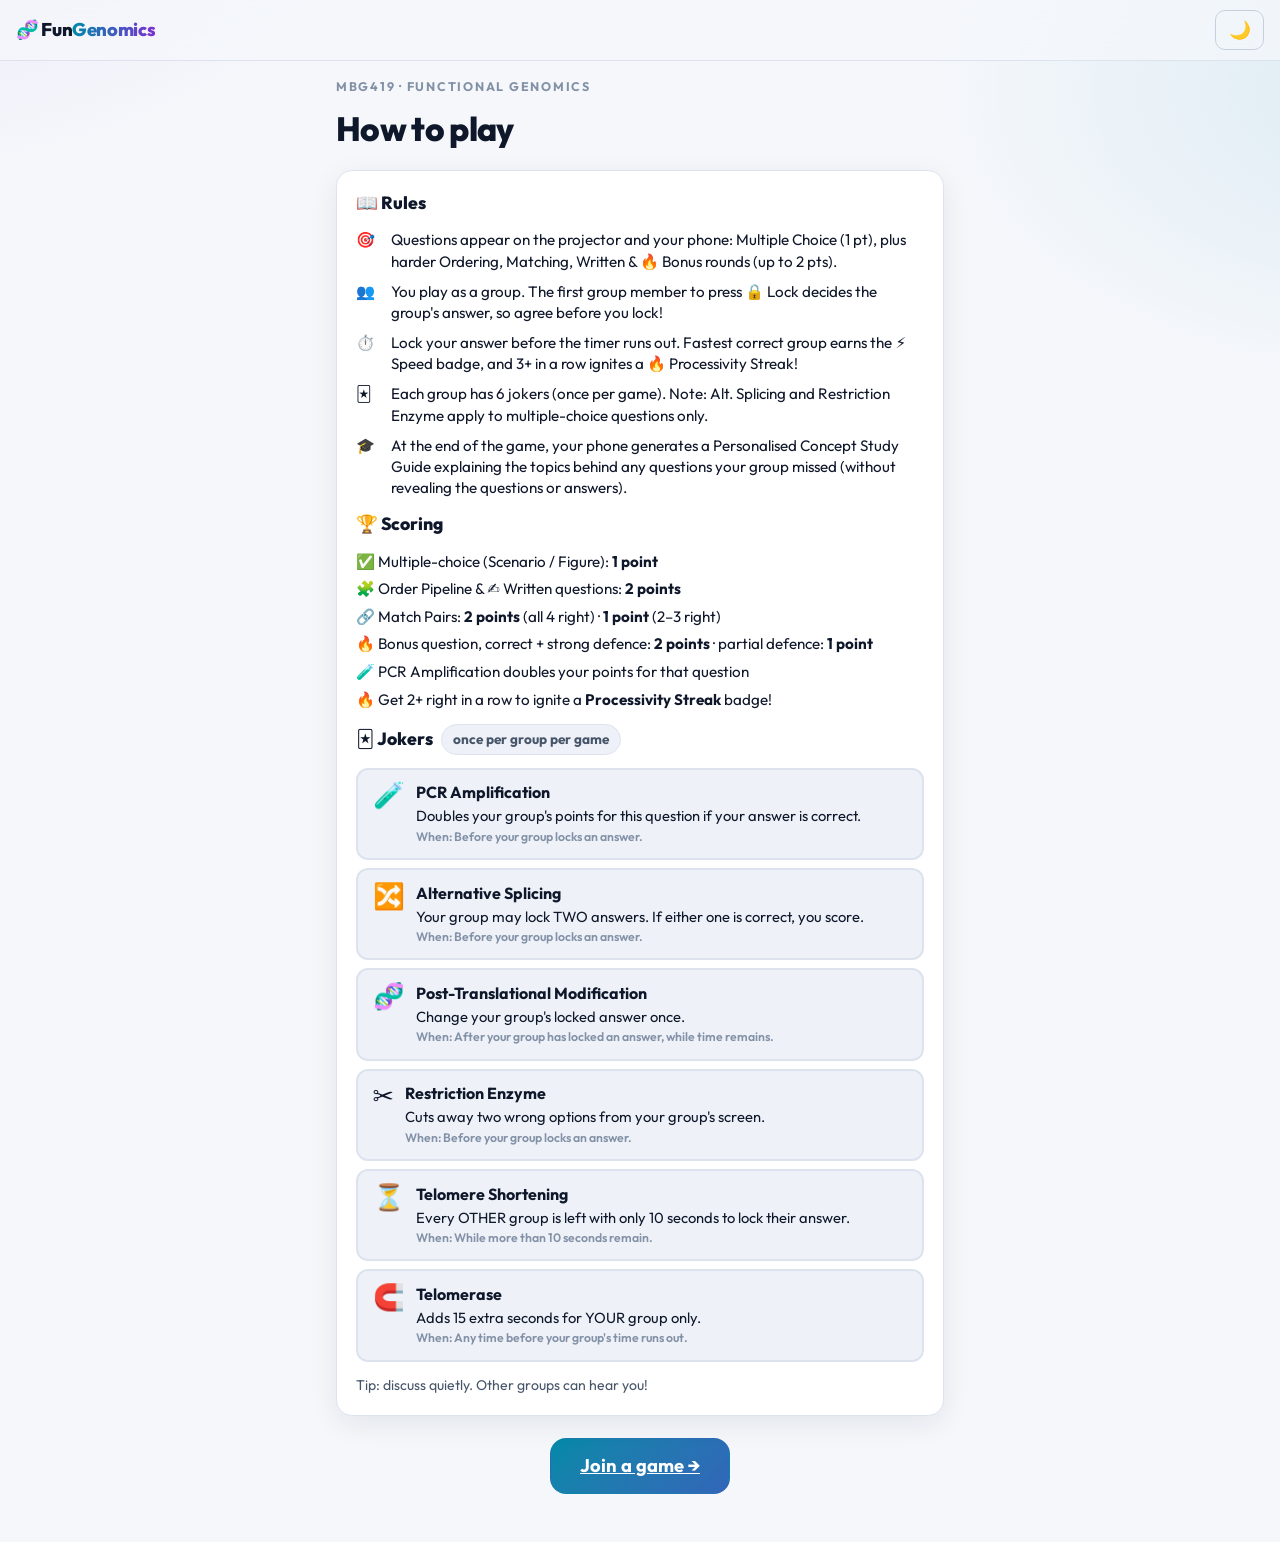
<file: fungenomics/rules.html>
<!DOCTYPE html>
<html lang="en" data-theme="dark">
<head>
  <meta charset="UTF-8">
  <meta name="viewport" content="width=device-width, initial-scale=1.0">
  <title>How to play — FunGenomics Live</title>
  <link rel="preconnect" href="https://fonts.googleapis.com">
  <link rel="preconnect" href="https://fonts.gstatic.com" crossorigin>
  <link href="https://fonts.googleapis.com/css2?family=Outfit:wght@400;500;600;700;800&family=JetBrains+Mono:wght@500;700&display=swap" rel="stylesheet">
  <link rel="stylesheet" href="css/fg.css?v=7">
  <link rel="stylesheet" href="css/play.css?v=7">
  <link rel="icon" href="data:image/svg+xml,%3Csvg xmlns='http://www.w3.org/2000/svg' viewBox='0 0 100 100'%3E%3Ctext y='.9em' font-size='90'%3E🧬%3C/text%3E%3C/svg%3E">
  <style>
    body.play main { padding-bottom: 3rem; }
    h1 { font-size: 2.1rem; font-weight: 800; letter-spacing: -.02em; margin: .4rem 0 1rem; }
    .jk-card { grid-template-columns: auto 1fr; cursor: default; }
    .score { display: grid; gap: .3rem; font-size: .95rem; }
  </style>
</head>
<body class="play">
  <header class="topbar">
    <a class="brand" href="./" style="text-decoration:none;color:inherit">🧬 Fun<span class="dna">Genomics</span></a>
    <div class="spacer"></div>
    <button data-theme-toggle class="btn icon ghost" aria-label="Toggle theme">☀️</button>
  </header>
  <main>
    <p class="eyebrow">MBG419 · Functional Genomics</p>
    <h1>How to play</h1>
    <div class="card rules-box" style="margin-top:0">
      <h3>📖 Rules</h3>
      <ol class="rules" id="rules"></ol>
      <h3>🏆 Scoring</h3>
      <div class="score">
        <div>✅ Multiple-choice (Scenario / Figure): <b>1 point</b></div>
        <div>🧩 Order Pipeline &amp; ✍️ Written questions: <b>2 points</b></div>
        <div>🔗 Match Pairs: <b>2 points</b> (all 4 right) · <b>1 point</b> (2–3 right)</div>
        <div>🔥 Bonus question, correct + strong defence: <b>2 points</b> · partial defence: <b>1 point</b></div>
        <div>🧪 PCR Amplification doubles your points for that question</div>
        <div>🔥 Get 2+ right in a row to ignite a <b>Processivity Streak</b> badge!</div>
      </div>
      <h3>🃏 Jokers <span class="pill">once per group per game</span></h3>
      <div class="jk-list" id="jokers"></div>
      <p class="muted small">Tip: discuss quietly. Other groups can hear you!</p>
    </div>
    <p style="text-align:center;margin-top:1.4rem"><a class="btn primary lg" href="./">Join a game →</a></p>
  </main>
  <script type="module">
    import { JOKERS, RULES, initTheme, esc } from "./js/db.js?v=7";
    initTheme();
    document.getElementById("rules").innerHTML = RULES.map(([e, t]) => `<li><span>${e}</span><span>${esc(t)}</span></li>`).join("");
    document.getElementById("jokers").innerHTML = Object.values(JOKERS).map((j) =>
      `<div class="jk-card"><span class="e">${j.emoji}</span><span class="t"><b>${esc(j.name)}</b><span>${esc(j.desc)}</span><small>When: ${esc(j.when)}</small></span></div>`).join("");
  </script>
</body>
</html>
</file>
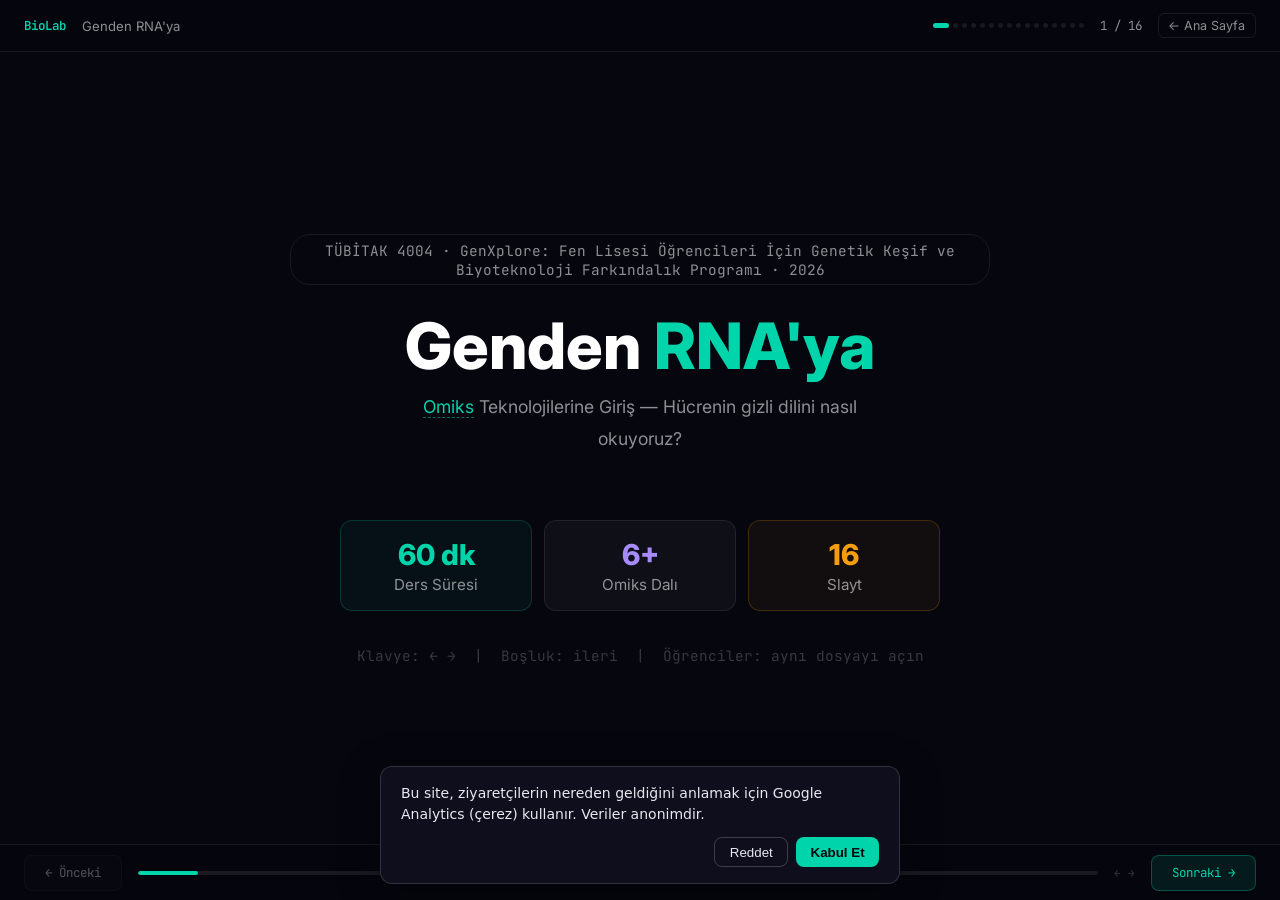
<file: lessons/lesson1.html>
<!DOCTYPE html>
<html lang="tr">
<head>
  <meta charset="UTF-8">
  <meta name="viewport" content="width=device-width, initial-scale=1.0">
  <title>Ders 1: Genden RNA'ya | BioLab Terminal</title>
  <link rel="preconnect" href="https://fonts.googleapis.com">
  <link href="https://fonts.googleapis.com/css2?family=Inter:wght@300;400;600;700;800&family=JetBrains+Mono:wght@400;600&display=swap" rel="stylesheet">
  <style>
    :root {
      --bg: #06060f;
      --card: rgba(255,255,255,0.04);
      --border: rgba(255,255,255,0.08);
      --cyan: #00d4aa;
      --purple: #7c3aed;
      --gold: #f59e0b;
      --red: #ef4444;
      --white: #fff;
      --muted: rgba(255,255,255,0.55);
      --mono: 'JetBrains Mono', monospace;
    }
    *, *::before, *::after { box-sizing: border-box; margin: 0; padding: 0; }

    html, body {
      height: 100%; overflow: hidden;
      background: var(--bg); color: var(--white);
      font-family: 'Inter', sans-serif;
    }

    /* ══ TOPBAR ══════════════════════════════════════════ */
    .topbar {
      position: fixed; top: 0; left: 0; right: 0; z-index: 100;
      height: 52px; display: flex; align-items: center;
      padding: 0 1.5rem; gap: 1rem;
      background: rgba(6,6,15,0.92); border-bottom: 1px solid var(--border);
      backdrop-filter: blur(16px);
    }
    .topbar-logo { font-family: var(--mono); font-size: 0.78rem; color: var(--cyan); font-weight: 600; }
    .topbar-title { flex: 1; font-size: 0.82rem; color: var(--muted); white-space: nowrap; overflow: hidden; text-overflow: ellipsis; }
    .topbar-counter { font-family: var(--mono); font-size: 0.78rem; color: var(--muted); }
    .topbar-home { font-size: 0.78rem; color: var(--muted); text-decoration: none; border: 1px solid var(--border); border-radius: 6px; padding: 0.25rem 0.6rem; transition: all 0.2s; }
    .topbar-home:hover { color: var(--white); border-color: rgba(255,255,255,0.2); }

    /* Progress dots */
    .slide-dots { display: flex; gap: 4px; align-items: center; }
    .dot { width: 5px; height: 5px; border-radius: 50%; background: var(--border); transition: all 0.3s; cursor: pointer; }
    .dot.active { background: var(--cyan); width: 16px; border-radius: 3px; }
    .dot.done { background: rgba(0,212,170,0.3); }

    /* ══ SLIDES ══════════════════════════════════════════ */
    .slides-wrap {
      position: fixed; inset: 52px 0 56px 0;
      overflow: hidden;
    }
    .slide {
      position: absolute; inset: 0;
      display: flex; flex-direction: column;
      padding: 2rem 3rem 1.5rem;
      opacity: 0; pointer-events: none;
      transition: opacity 0.4s ease, transform 0.4s ease;
      transform: translateX(30px);
      overflow-y: auto;
    }
    .slide.active {
      opacity: 1; pointer-events: auto; transform: translateX(0);
    }
    .slide.exit-left {
      opacity: 0; transform: translateX(-30px); pointer-events: none;
    }
    .slide.exit-right {
      opacity: 0; transform: translateX(30px); pointer-events: none;
    }

    /* ══ BOTTOMBAR ══════════════════════════════════════ */
    .bottombar {
      position: fixed; bottom: 0; left: 0; right: 0; z-index: 100;
      height: 56px; display: flex; align-items: center;
      padding: 0 1.5rem; gap: 1rem;
      background: rgba(6,6,15,0.92); border-top: 1px solid var(--border);
      backdrop-filter: blur(16px);
    }
    .nav-btn {
      height: 36px; padding: 0 1.25rem; border-radius: 8px;
      border: 1px solid var(--border); background: var(--card);
      color: var(--white); font-family: var(--mono); font-size: 0.78rem;
      cursor: pointer; transition: all 0.2s; white-space: nowrap;
    }
    .nav-btn:hover:not(:disabled) { border-color: var(--cyan); color: var(--cyan); }
    .nav-btn:disabled { opacity: 0.3; cursor: default; }
    .nav-btn.next-btn { background: rgba(0,212,170,0.1); border-color: rgba(0,212,170,0.3); color: var(--cyan); margin-left: auto; }
    .nav-btn.next-btn:hover { background: rgba(0,212,170,0.2); }
    .progress-bar {
      flex: 1; height: 4px; background: var(--border); border-radius: 2px; overflow: hidden;
    }
    .progress-fill { height: 100%; background: var(--cyan); border-radius: 2px; transition: width 0.4s ease; }
    .key-hint { font-family: var(--mono); font-size: 0.68rem; color: rgba(255,255,255,0.2); }

    /* ══ SLIDE LAYOUT HELPERS ═══════════════════════════ */
    .slide-label {
      font-family: var(--mono); font-size: 0.85rem; letter-spacing: 0.12em;
      color: var(--cyan); text-transform: uppercase; margin-bottom: 0.5rem;
    }
    .slide h1 { font-size: clamp(2.4rem, 5vw, 4rem); font-weight: 800; line-height: 1.15; margin-bottom: 0.75rem; }
    .slide h2 { font-size: clamp(1.9rem, 3.5vw, 2.8rem); font-weight: 800; line-height: 1.2; margin-bottom: 0.75rem; }
    .slide h3 { font-size: 1.35rem; font-weight: 700; margin-bottom: 0.4rem; }
    .slide p  { font-size: 1.15rem; color: var(--muted); line-height: 1.85; }
    .accent-cyan { color: var(--cyan); }
    .accent-gold { color: var(--gold); }
    .accent-purple { color: #a78bfa; }

    .two-col { display: grid; grid-template-columns: 1fr 1fr; gap: 2.5rem; align-items: start; flex: 1; }
    .three-col { display: grid; grid-template-columns: repeat(3,1fr); gap: 1.25rem; }
    .four-col { display: grid; grid-template-columns: repeat(4,1fr); gap: 1rem; }

    .card {
      background: var(--card); border: 1px solid var(--border);
      border-radius: 14px; padding: 1.25rem;
    }
    .card-cyan { border-color: rgba(0,212,170,0.2); background: rgba(0,212,170,0.05); }
    .card-gold { border-color: rgba(245,158,11,0.2); background: rgba(245,158,11,0.05); }
    .card-purple { border-color: rgba(124,58,237,0.2); background: rgba(124,58,237,0.05); }
    .card-red { border-color: rgba(239,68,68,0.2); background: rgba(239,68,68,0.05); }

    .fact-box {
      background: rgba(0,212,170,0.06); border: 1px solid rgba(0,212,170,0.2);
      border-radius: 12px; padding: 1rem 1.25rem;
      font-size: 1.05rem; color: rgba(255,255,255,0.8);
      display: flex; gap: 0.75rem; align-items: flex-start;
    }
    .fact-box.gold { background: rgba(245,158,11,0.06); border-color: rgba(245,158,11,0.2); }
    .fact-box.purple { background: rgba(124,58,237,0.06); border-color: rgba(124,58,237,0.2); }
    .fact-icon { font-size: 1.5rem; flex-shrink: 0; }

    .tag {
      display: inline-block; padding: 0.2rem 0.6rem; border-radius: 6px;
      font-family: var(--mono); font-size: 0.68rem; font-weight: 600;
      letter-spacing: 0.05em;
    }
    .tag-cyan { background: rgba(0,212,170,0.12); color: var(--cyan); border: 1px solid rgba(0,212,170,0.25); }
    .tag-gold { background: rgba(245,158,11,0.12); color: var(--gold); border: 1px solid rgba(245,158,11,0.25); }
    .tag-purple { background: rgba(124,58,237,0.12); color: #a78bfa; border: 1px solid rgba(124,58,237,0.25); }

    img.full { width: 100%; border-radius: 14px; display: block; border: 1px solid var(--border); }
    .stat-big { font-size: 2.8rem; font-weight: 800; line-height: 1; }
    .stat-label { font-size: 1rem; color: var(--muted); margin-top: 0.3rem; }

    /* ══ SLIDE-SPECIFIC: Dogma tıklama butonları ════════ */
    .dogma-btns { display: flex; gap: 0.75rem; flex-wrap: wrap; margin: 0.75rem 0; }
    .dogma-btn {
      padding: 0.6rem 1.2rem; border-radius: 8px; border: 1px solid var(--border);
      background: var(--card); color: var(--muted); font-size: 1rem;
      cursor: pointer; transition: all 0.2s; font-family: 'Inter', sans-serif;
    }
    .dogma-btn:hover, .dogma-btn.active {
      border-color: rgba(0,212,170,0.4); color: var(--cyan);
      background: rgba(0,212,170,0.08);
    }
    .dogma-detail { display: none; }
    .dogma-detail.show { display: block; animation: fadeIn 0.25s ease; }

    /* ══ SLIDE-SPECIFIC: Omiks kartları ═════════════════ */
    .omics-grid { display: grid; grid-template-columns: repeat(3,1fr); gap: 0.75rem; }
    .omics-btn {
      border-radius: 12px; padding: 1.25rem; cursor: pointer;
      border: 1px solid var(--border); background: var(--card);
      transition: all 0.25s; text-align: left;
    }
    .omics-btn:hover, .omics-btn.active { transform: translateY(-2px); }
    .omics-detail-box {
      background: var(--card); border: 1px solid var(--border);
      border-radius: 12px; padding: 1.25rem; margin-top: 0.75rem;
      font-size: 1.05rem; min-height: 90px; transition: all 0.3s;
    }

    /* ══ SLIDE-SPECIFIC: RNA-seq accordion ══════════════ */
    .rnaseq-acc { display: flex; flex-direction: column; gap: 0.5rem; }
    .acc-item { border: 1px solid var(--border); border-radius: 10px; overflow: hidden; background: var(--card); }
    .acc-header {
      display: flex; align-items: center; gap: 0.75rem; padding: 0.9rem 1.1rem;
      cursor: pointer; transition: background 0.2s;
    }
    .acc-header:hover { background: rgba(255,255,255,0.03); }
    .acc-num {
      width: 28px; height: 28px; border-radius: 50%; flex-shrink: 0;
      display: flex; align-items: center; justify-content: center;
      font-family: var(--mono); font-size: 0.85rem; font-weight: 700;
      background: rgba(0,212,170,0.1); color: var(--cyan); border: 1px solid rgba(0,212,170,0.25);
    }
    .acc-title { font-weight: 600; font-size: 1.05rem; flex: 1; }
    .acc-time { font-family: var(--mono); font-size: 0.88rem; color: var(--muted); }
    .acc-arrow { color: var(--muted); font-size: 0.9rem; transition: transform 0.25s; }
    .acc-item.open .acc-arrow { transform: rotate(90deg); }
    .acc-body { max-height: 0; overflow: hidden; transition: max-height 0.3s ease; padding: 0 1rem; }
    .acc-item.open .acc-body { max-height: 150px; padding: 0 1rem 0.9rem; }
    .acc-body p { font-size: 1rem; color: var(--muted); }
    .acc-body .tech { margin-top: 0.4rem; font-family: var(--mono); font-size: 0.9rem; color: var(--cyan); background: rgba(0,212,170,0.06); border-radius: 6px; padding: 0.4rem 0.7rem; }

    /* ══ SLIDE-SPECIFIC: Heatmap ═════════════════════════ */
    .heatmap-layout { display: grid; grid-template-columns: 1fr 280px; gap: 1.5rem; align-items: start; }
    .heatmap-table { }
    .hm-row { display: flex; gap: 4px; align-items: center; margin-bottom: 4px; }
    .hm-gene { width: 80px; font-family: var(--mono); font-size: 0.82rem; color: var(--muted); text-align: right; padding-right: 8px; flex-shrink: 0; }
    .hm-cell { width: 46px; height: 38px; border-radius: 5px; cursor: pointer; flex-shrink: 0; transition: transform 0.15s, box-shadow 0.15s; }
    .hm-cell:hover { transform: scale(1.15); z-index: 2; box-shadow: 0 4px 12px rgba(0,0,0,0.5); }
    .hm-col-headers { display: flex; gap: 4px; margin-bottom: 4px; padding-left: 88px; }
    .hm-col-hdr { width: 46px; text-align: center; font-family: var(--mono); font-size: 0.82rem; flex-shrink: 0; }
    .heatmap-panel { background: var(--card); border: 1px solid var(--border); border-radius: 12px; padding: 1.25rem; }
    .hm-val { font-family: var(--mono); font-size: 1.8rem; font-weight: 700; margin: 0.3rem 0; }
    .hm-legend { display: flex; gap: 3px; align-items: center; margin: 0.5rem 0; }
    .hm-legend-bar { flex: 1; height: 10px; border-radius: 4px; background: linear-gradient(90deg,#1e3a5f,#00d4aa,#fffbf0,#ff6b35,#c0392b); }
    .hm-legend-labels { display: flex; justify-content: space-between; font-family: var(--mono); font-size: 0.8rem; color: var(--muted); }
    .gene-chip { display: inline-block; padding: 0.2rem 0.5rem; border-radius: 4px; font-family: var(--mono); font-size: 0.82rem; margin: 2px; }

    /* ══ SLIDE-SPECIFIC: Timeline ════════════════════════ */
    .tl-wrap { display: grid; grid-template-columns: 1fr 1fr; gap: 2rem; align-items: start; }
    .tl-list { display: flex; flex-direction: column; gap: 0; overflow-y: auto; max-height: calc(100vh - 200px); }
    .tl-item { display: flex; gap: 0.75rem; padding: 0.75rem 0.9rem; cursor: pointer; border-radius: 8px; transition: background 0.2s; }
    .tl-item:hover, .tl-item.active { background: rgba(0,212,170,0.06); }
    .tl-item.future:hover, .tl-item.future.active { background: rgba(245,158,11,0.06); }
    .tl-dot { width: 10px; height: 10px; border-radius: 50%; flex-shrink: 0; margin-top: 5px; border: 2px solid var(--cyan); background: var(--bg); transition: background 0.2s; }
    .tl-item.active .tl-dot { background: var(--cyan); }
    .tl-item.future .tl-dot { border-color: var(--gold); }
    .tl-item.future.active .tl-dot { background: var(--gold); }
    .tl-year { font-family: var(--mono); font-size: 0.9rem; color: var(--cyan); font-weight: 600; margin-bottom: 0.1rem; }
    .tl-item.future .tl-year { color: var(--gold); }
    .tl-title { font-weight: 600; font-size: 1rem; }
    .tl-short { font-size: 0.88rem; color: var(--muted); }
    .tl-panel { background: var(--card); border: 1px solid var(--border); border-radius: 14px; padding: 1.5rem; position: sticky; top: 0; }

    @keyframes fadeIn { from { opacity:0; transform:translateY(6px); } to { opacity:1; transform:translateY(0); } }

    /* Responsive */
    @media (max-width: 768px) {
      .slide { padding: 1.5rem 1.25rem 1rem; }
      .two-col, .three-col, .four-col { grid-template-columns: 1fr; }
      .omics-grid { grid-template-columns: repeat(2,1fr); }
      .heatmap-layout { grid-template-columns: 1fr; }
      .tl-wrap { grid-template-columns: 1fr; }
    }

    /* Slayt 1 - özel hero stili */
    .slide-hero { justify-content: center; align-items: center; text-align: center; }
    .hero-badge { font-family: var(--mono); font-size: 0.9rem; color: var(--muted); border: 1px solid var(--border); border-radius: 20px; padding: 0.35rem 1.1rem; display: inline-block; margin-bottom: 1.5rem; }
    .hero-grid { display: grid; grid-template-columns: repeat(3,1fr); gap: 0.75rem; margin-top: 2rem; max-width: 600px; }
    .hero-stat { background: var(--card); border: 1px solid var(--border); border-radius: 10px; padding: 1rem; }
    .hero-stat-n { font-size: 1.8rem; font-weight: 800; }
    .hero-stat-l { font-size: 0.95rem; color: var(--muted); margin-top: 0.2rem; }

    /* ══ GLOSSARY TOOLTIPS ══════════════════════════════ */
    .gl {
      color: var(--cyan);
      border-bottom: 1px dashed rgba(0,212,170,0.5);
      cursor: pointer;
      position: relative;
      transition: color 0.15s;
      white-space: nowrap;
    }
    .gl:hover { color: #fff; border-bottom-color: var(--cyan); }

    #glossary-popup {
      position: fixed;
      z-index: 999;
      max-width: 320px;
      min-width: 220px;
      background: #12121f;
      border: 1px solid rgba(0,212,170,0.35);
      border-radius: 12px;
      padding: 1rem 1.15rem;
      box-shadow: 0 8px 32px rgba(0,0,0,0.6), 0 0 0 1px rgba(0,212,170,0.08);
      backdrop-filter: blur(16px);
      pointer-events: none;
      opacity: 0;
      transform: translateY(6px) scale(0.97);
      transition: opacity 0.18s ease, transform 0.18s ease;
    }
    #glossary-popup.show {
      opacity: 1;
      transform: translateY(0) scale(1);
      pointer-events: auto;
    }
    #glossary-popup .gp-term {
      font-family: var(--mono);
      font-size: 0.72rem;
      color: var(--cyan);
      letter-spacing: 0.08em;
      text-transform: uppercase;
      margin-bottom: 0.35rem;
    }
    #glossary-popup .gp-def {
      font-size: 0.88rem;
      color: rgba(255,255,255,0.85);
      line-height: 1.65;
    }
    #glossary-popup .gp-close {
      position: absolute; top: 0.5rem; right: 0.65rem;
      font-size: 0.9rem; color: var(--muted);
      cursor: pointer; line-height: 1;
    }
    #glossary-popup .gp-close:hover { color: var(--white); }
  </style>
</head>
<body>

<!-- GLOSSARY POPUP -->
<div id="glossary-popup">
  <div class="gp-close" id="gp-close">×</div>
  <div class="gp-term" id="gp-term"></div>
  <div class="gp-def" id="gp-def"></div>
</div>

<!-- ══ TOPBAR ══════════════════════════════════════════════ -->
<div class="topbar">
  <span class="topbar-logo">BioLab</span>
  <span class="topbar-title" id="slide-title-bar">Genden RNA'ya</span>
  <div class="slide-dots" id="dots"></div>
  <span class="topbar-counter" id="counter">1 / 16</span>
  <a href="../index.html#tubitak" class="topbar-home">← Ana Sayfa</a>
</div>

<!-- ══ SLIDES ══════════════════════════════════════════════ -->
<div class="slides-wrap" id="slides-wrap">

<!-- ─────────────────── SLAYT 1: BAŞLIK ─────────────────── -->
<div class="slide active slide-hero" data-title="Genden RNA'ya">
  <div style="display:flex;flex-direction:column;align-items:center;max-width:700px;margin:auto;">
    <span class="hero-badge">TÜBİTAK 4004 · GenXplore: Fen Lisesi Öğrencileri İçin Genetik Keşif ve Biyoteknoloji Farkındalık Programı · 2026</span>
    <h1 style="font-size:clamp(2.2rem,5vw,4rem); margin-bottom:0.5rem;">
      Genden <span class="accent-cyan">RNA'ya</span>
    </h1>
    <p style="font-size:1.1rem; max-width:500px; text-align:center; color:var(--muted); margin-bottom:2rem;">
      <span class="gl" data-term="omiks">Omiks</span> Teknolojilerine Giriş — Hücrenin gizli dilini nasıl okuyoruz?
    </p>
    <div class="hero-grid" style="width:100%;">
      <div class="hero-stat card-cyan" style="border-radius:12px; padding:1rem; background:rgba(0,212,170,0.05); border:1px solid rgba(0,212,170,0.2);">
        <div class="hero-stat-n accent-cyan">60 dk</div>
        <div class="hero-stat-l">Ders Süresi</div>
      </div>
      <div class="hero-stat" style="border-radius:12px; padding:1rem; background:var(--card); border:1px solid var(--border);">
        <div class="hero-stat-n" style="color:#a78bfa">6+</div>
        <div class="hero-stat-l">Omiks Dalı</div>
      </div>
      <div class="hero-stat card-gold" style="border-radius:12px; padding:1rem; background:rgba(245,158,11,0.05); border:1px solid rgba(245,158,11,0.2);">
        <div class="hero-stat-n accent-gold">16</div>
        <div class="hero-stat-l">Slayt</div>
      </div>
    </div>
    <p style="margin-top:2rem; font-family:var(--mono); font-size:0.9rem; color:rgba(255,255,255,0.2);">
      Klavye: ← → &nbsp;|&nbsp; Boşluk: ileri &nbsp;|&nbsp; Öğrenciler: aynı dosyayı açın
    </p>
  </div>
</div>

<!-- ─────────────────── SLAYT 2: BÜYÜK SORU ─────────────── -->
<div class="slide" data-title="Neden Bu Dersi Alıyoruz?">
  <div class="slide-label">BAŞLANGIÇ NOKTASI</div>
  <h2>Cevabını Bilmek İstediğimiz<br><span class="accent-cyan">3 Büyük Soru</span></h2>
  <div class="three-col" style="margin-top:1.5rem; flex:1;">
    <div class="card card-cyan" style="padding:1.5rem;">
      <div style="font-size:2rem; margin-bottom:0.75rem;">🦠</div>
      <h3 style="color:var(--cyan); margin-bottom:0.6rem;">Kanser neden oluşur?</h3>
      <p>Kanser hücrelerinde bazı <span class="gl" data-term="gen">genler</span> normalin <strong style="color:var(--white)">1000 katı</strong> aktif hale gelir. Bu farkı nasıl tespit edebiliriz?</p>
    </div>
    <div class="card card-purple" style="padding:1.5rem;">
      <div style="font-size:2rem; margin-bottom:0.75rem;">💊</div>
      <h3 style="color:#a78bfa; margin-bottom:0.6rem;">Neden aynı ilaç herkese işe yaramaz?</h3>
      <p>Her insanın genetik kodu farklı. Kişiye özel tedavi için <span class="gl" data-term="dna">DNA</span> ve <span class="gl" data-term="rna">RNA</span>'yı okumamız gerekir.</p>
    </div>
    <div class="card card-gold" style="padding:1.5rem;">
      <div style="font-size:2rem; margin-bottom:0.75rem;">🦠</div>
      <h3 style="color:var(--gold); margin-bottom:0.6rem;">COVID-19 nasıl bu kadar hızlı tanımlandı?</h3>
      <p><span class="gl" data-term="ngs">Yeni Nesil Dizileme</span> teknolojisi ile virüsün genomu <strong style="color:var(--white)">48 saatte</strong> okundu ve tüm dünyayla paylaşıldı.</p>
    </div>
  </div>
  <div class="fact-box" style="margin-top:1.25rem;">
    <span class="fact-icon">💡</span>
    <p>Bu soruların hepsinin cevabı <strong style="color:var(--white)">OMİKS TEKNOLOJİLERİ</strong>'nde gizli. Hücrenin <span class="gl" data-term="dna">DNA</span>'sını, <span class="gl" data-term="rna">RNA</span>'sını ve <span class="gl" data-term="protein">proteinlerini</span> toplu olarak ölçen bu devrimci yaklaşımı bugün öğreniyoruz.</p>
  </div>
</div>


<!-- ─────────────────── SLAYT 3: DNA ─────────────────────── -->
<div class="slide" data-title="DNA: Yaşamın Şifresi">
  <div class="slide-label">TEMEL KAVRAM</div>
  <div class="two-col" style="flex:1;">
    <div>
      <h2>DNA:<br><span class="accent-cyan">Yaşamın Şifresi</span></h2>
      <p style="margin:0.75rem 0 1.25rem;"><span class="gl" data-term="dna">DNA</span>, dört harften oluşan bir şifredir: <strong style="color:var(--cyan)">A, T, G, C</strong>. Bu dört harf, tüm canlılığın kitabını yazar.</p>
      <div style="display:flex; flex-direction:column; gap:0.6rem; margin-bottom:1.25rem;">
        <div class="card" style="padding:0.9rem; display:flex; align-items:center; gap:1rem;">
          <span style="font-size:1.5rem;">🧬</span>
          <div>
            <div style="font-weight:700; margin-bottom:0.2rem;">Yapı: Çift Sarmal</div>
            <div style="font-size:0.98rem; color:var(--muted);">1953'te Watson & Crick keşfetti. A=T, G≡C baz eşleşmesi.</div>
          </div>
        </div>
        <div class="card" style="padding:0.9rem; display:flex; align-items:center; gap:1rem;">
          <span style="font-size:1.5rem;">📏</span>
          <div>
            <div style="font-weight:700; margin-bottom:0.2rem;">Boyut: 3,2 Milyar Baz Çifti</div>
            <div style="font-size:0.98rem; color:var(--muted);">46 kromozomda, her hücrede. Uzunluğu ~2 metre.</div>
          </div>
        </div>
        <div class="card" style="padding:0.9rem; display:flex; align-items:center; gap:1rem;">
          <span style="font-size:1.5rem;">⚙️</span>
          <div>
            <div style="font-weight:700; margin-bottom:0.2rem;">İçerik: ~25.000 <span class="gl" data-term="gen">Gen</span></div>
            <div style="font-size:0.98rem; color:var(--muted);"><span class="gl" data-term="protein">Protein</span> şifreleyen bölgeler. Geri kalanı düzenleyici bölgeler.</div>
          </div>
        </div>
      </div>
      <div class="fact-box gold">
        <span class="fact-icon">🤯</span>
        <p><strong style="color:var(--gold)">Şaşırtıcı gerçek:</strong> Bir hücredeki <span class="gl" data-term="dna">DNA</span>'yı düz açsak 2 metre uzunluğunda olurdu. Vücudumuzdaki tüm DNA'yı uç uca dizsek Güneş'e 600 kez gidip gelebilirdik!</p>
      </div>
    </div>
    <div>
      <div class="card card-cyan" style="padding:1.5rem; margin-bottom:1rem;">
        <h3 style="color:var(--cyan); margin-bottom:1rem;">🔑 Kritik Soru</h3>
        <p style="font-size:0.95rem; line-height:1.8;">Vücudumuzdaki <strong style="color:var(--white)">37 trilyon hücrenin hepsinde aynı <span class="gl" data-term="dna">DNA</span></strong> var. Ama bir karaciğer hücresi sinir hücresinden çok farklı davranıyor.</p>
        <p style="margin-top:0.75rem; font-size:0.95rem;">Neden?</p>
        <p style="margin-top:0.5rem; font-size:1.05rem; color:var(--muted);">Çünkü her hücre türünde farklı <span class="gl" data-term="gen">genler</span> <strong style="color:var(--cyan)">"açık"</strong> veya <strong style="color:var(--muted)">"kapalı"</strong>. Bu ders boyunca bunu nasıl ölçeceğimizi öğreneceğiz.</p>
      </div>
      <div class="four-col" style="gap:0.75rem;">
        <div style="text-align:center; background:var(--card); border:1px solid var(--border); border-radius:10px; padding:0.75rem;">
          <div class="stat-big accent-cyan">4</div>
          <div class="stat-label">Baz (A,T,G,C)</div>
        </div>
        <div style="text-align:center; background:var(--card); border:1px solid var(--border); border-radius:10px; padding:0.75rem;">
          <div class="stat-big" style="color:#a78bfa">46</div>
          <div class="stat-label">Kromozom</div>
        </div>
        <div style="text-align:center; background:var(--card); border:1px solid var(--border); border-radius:10px; padding:0.75rem;">
          <div class="stat-big accent-gold">3,2G</div>
          <div class="stat-label">Baz çifti</div>
        </div>
        <div style="text-align:center; background:var(--card); border:1px solid var(--border); border-radius:10px; padding:0.75rem;">
          <div class="stat-big" style="color:var(--red)">25K</div>
          <div class="stat-label">Gen sayısı</div>
        </div>
      </div>
    </div>
  </div>
</div>

<!-- ─────────────────── SLAYT 4: MERKEZİ DOGMA ──────────── -->
<div class="slide" data-title="Merkezi Dogma">
  <div class="slide-label">BİYOLOJİNİN TEMEL YASASI</div>
  <h2>Merkezi Dogma:<br><span class="accent-cyan">DNA → RNA → Protein</span></h2>
  <p style="max-width:600px; margin:0.5rem 0 1.25rem;">Tüm canlılarda bilgi tek yönde akar. Francis Crick'in 1958'de tanımladığı bu yasa, modern biyolojinin omurgasıdır. Bu ders boyunca her adımı öğreneceğiz.</p>
  <div class="two-col" style="flex:1; align-items:center;">
    <img src="assets/central_dogma.png" alt="Merkezi Dogma: DNA→mRNA→Protein" class="full">
    <div>
      <div class="dogma-btns" id="dogma-btns">
        <button class="dogma-btn" data-key="replikasyon">🔄 Replikasyon</button>
        <button class="dogma-btn" data-key="transkripsiyon">✏️ <span class="gl" data-term="transkripsiyon">Transkripsiyon</span></button>
        <button class="dogma-btn" data-key="translasyon">🏭 <span class="gl" data-term="translasyon">Translasyon</span></button>
      </div>
      <div id="dogma-detail" style="margin-top:0.5rem;">
        <div class="card" style="padding:1.25rem;">
          <p style="color:rgba(255,255,255,0.4); font-family:var(--mono); font-size:0.98rem;">← Yukarıdan bir kavram seç</p>
        </div>
      </div>
      <div class="fact-box" style="margin-top:1rem;">
        <span class="fact-icon">🔑</span>
        <p><strong style="color:var(--white)">Omiks bağlantısı:</strong><br>
        <span class="gl" data-term="dna">DNA</span> → <span class="tag tag-cyan">Genomiks</span><br>
        <span class="gl" data-term="rna">RNA</span> → <span class="tag tag-purple">Transkriptomiks</span><br>
        <span class="gl" data-term="protein">Protein</span> → <span class="tag tag-gold">Proteomiks</span></p>
      </div>
    </div>
  </div>
</div>

<!-- ─────────────────── SLAYT 5: TRANSKRİPSİYON ─────────── -->
<div class="slide" data-title="Transkripsiyon: Genin Sesi">
  <div class="slide-label">ADIM 1: DNA → mRNA</div>
  <div class="two-col" style="flex:1;">
    <div>
      <h2>Transkripsiyon:<br><span class="accent-cyan">Genin Sesi</span></h2>
      <p style="margin:0.75rem 0 1.25rem;"><span class="gl" data-term="dna">DNA</span>'nın ilgili bölgesi okunarak <span class="gl" data-term="mrna">mesajcı RNA (mRNA)</span> sentezlenir. Tüm bu işi <strong style="color:var(--white)">RNA Polimeraz</strong> enzimi yapar.</p>

      <div style="display:flex; flex-direction:column; gap:0.5rem; margin-bottom:1.25rem;">
        <div class="card" style="padding:0.9rem;">
          <div style="display:flex; gap:0.75rem; align-items:center;">
            <span style="font-size:1.2rem;">1️⃣</span>
            <div>
              <div style="font-weight:700; font-size:1.05rem; margin-bottom:0.2rem;">Başlangıç</div>
              <p style="font-size:0.98rem; margin:0;">RNA Polimeraz, genin başına (promoter) bağlanır ve DNA'yı açar.</p>
            </div>
          </div>
        </div>
        <div class="card" style="padding:0.9rem;">
          <div style="display:flex; gap:0.75rem; align-items:center;">
            <span style="font-size:1.2rem;">2️⃣</span>
            <div>
              <div style="font-weight:700; font-size:1.05rem; margin-bottom:0.2rem;">Uzama</div>
              <p style="font-size:0.98rem; margin:0;">DNA şablonundan mRNA sentezlenir. T yerine U (Urasil) kullanılır.</p>
            </div>
          </div>
        </div>
        <div class="card" style="padding:0.9rem;">
          <div style="display:flex; gap:0.75rem; align-items:center;">
            <span style="font-size:1.2rem;">3️⃣</span>
            <div>
              <div style="font-weight:700; font-size:1.05rem; margin-bottom:0.2rem;">Olgunlaşma (Splicing)</div>
              <p style="font-size:0.98rem; margin:0;">İşe yaramayan intronlar çıkarılır, eksonlar birleştirilir. Bir genden farklı proteinler üretilebilir!</p>
            </div>
          </div>
        </div>
      </div>

      <div class="fact-box gold">
        <span class="fact-icon">💡</span>
        <p><strong style="color:var(--gold)">Analoji:</strong> DNA bir kütüphanedeki ansiklopedi gibidir — tümü orada durur ama sen sadece ihtiyaç duyduğun sayfayı fotokopi çekersin. mRNA o fotokopi.</p>
      </div>
    </div>

    <div>
      <div class="card card-cyan" style="padding:1.5rem; margin-bottom:1rem;">
        <h3 style="color:var(--cyan); margin-bottom:0.75rem;">Gen Regülasyonu: Gizli Anahtar</h3>
        <p style="font-size:1.05rem; line-height:1.75;">Her hücre türünde <strong style="color:var(--white)">transkripsiyon faktörleri</strong> hangi genlerin okunacağına karar verir. Bu yüzden aynı DNA'ya sahip hücreler çok farklı davranır.</p>
        <div style="margin-top:1rem; display:grid; grid-template-columns:1fr 1fr; gap:0.5rem;">
          <div style="background:rgba(0,212,170,0.06); border-radius:8px; padding:0.75rem; text-align:center;">
            <div style="font-size:1.2rem;">🧠</div>
            <div style="font-size:0.92rem; margin-top:0.3rem;">Sinir hücresinde<br>aktif genler</div>
          </div>
          <div style="background:rgba(245,158,11,0.06); border-radius:8px; padding:0.75rem; text-align:center;">
            <div style="font-size:1.2rem;">🫀</div>
            <div style="font-size:0.92rem; margin-top:0.3rem;">Karaciğer hücresinde<br>aktif genler</div>
          </div>
        </div>
        <p style="font-size:0.95rem; color:var(--muted); margin-top:0.75rem;">Aynı DNA → Farklı genler açık/kapalı → Farklı hücre!</p>
      </div>
      <div class="fact-box purple">
        <span class="fact-icon">⚡</span>
        <p>Kanser hücrelerinde transkripsiyon faktörleri bozulur. Yanlış genler açılır, hücre kontrolsüz bölünmeye başlar. <strong style="color:var(--white)">Transkriptomiks</strong> bu farkı tespit eder.</p>
      </div>
    </div>
  </div>
</div>

<!-- ─────────────────── SLAYT 6: TRANSLASYON ─────────────── -->
<div class="slide" data-title="Translasyon: Protein Üretimi">
  <div class="slide-label">ADIM 2: mRNA → PROTEİN</div>
  <div class="two-col" style="flex:1;">
    <div>
      <h2>Translasyon:<br><span class="accent-gold">Proteinin Doğuşu</span></h2>
      <p style="margin:0.75rem 0 1.25rem;">Ribozom adlı organel mRNA'yı okur ve amino asitleri birbirine bağlayarak protein yapar. Bu süreç hücrenin üretim bandıdır.</p>
      <div class="card" style="padding:1.25rem; margin-bottom:1rem;">
        <h3 style="color:var(--gold); margin-bottom:0.75rem;">Kodon Sistemi</h3>
        <p style="font-size:1.05rem; line-height:1.75;">mRNA üzerindeki her <strong style="color:var(--white)">3 baz = 1 kodon = 1 amino asit.</strong> 4³ = 64 farklı kodon mümkün, bunlar 20 farklı amino aside karşılık gelir.</p>
        <div style="margin-top:0.75rem; display:flex; gap:0.4rem; flex-wrap:wrap;">
          <span style="background:rgba(0,212,170,0.1); border-radius:6px; padding:0.25rem 0.5rem; font-family:var(--mono); font-size:0.9rem; color:var(--cyan);">AUG = Başla (Met)</span>
          <span style="background:rgba(239,68,68,0.1); border-radius:6px; padding:0.25rem 0.5rem; font-family:var(--mono); font-size:0.9rem; color:var(--red);">UAA = Dur</span>
          <span style="background:rgba(245,158,11,0.1); border-radius:6px; padding:0.25rem 0.5rem; font-family:var(--mono); font-size:0.9rem; color:var(--gold);">GCU = Ala</span>
        </div>
      </div>
      <div class="fact-box">
        <span class="fact-icon">🍕</span>
        <p><strong style="color:var(--white)">Analoji:</strong> mRNA = Tarif, Ribozom = Şef, Amino asitler = Malzemeler, Protein = Yemek. Aynı tarifi farklı şefler farklı pişirebilir — bu translasyon sonrası düzenleme (post-translational modification)!</p>
      </div>
    </div>
    <div>
      <div class="three-col" style="gap:0.75rem; margin-bottom:1rem;">
        <div style="text-align:center; background:var(--card); border:1px solid var(--border); border-radius:10px; padding:0.85rem;">
          <div class="stat-big accent-gold">20</div>
          <div class="stat-label">Amino asit çeşidi</div>
        </div>
        <div style="text-align:center; background:var(--card); border:1px solid var(--border); border-radius:10px; padding:0.85rem;">
          <div class="stat-big accent-cyan">64</div>
          <div class="stat-label">Kodon çeşidi</div>
        </div>
        <div style="text-align:center; background:var(--card); border:1px solid var(--border); border-radius:10px; padding:0.85rem;">
          <div class="stat-big" style="color:#a78bfa">10K+</div>
          <div class="stat-label">Farklı protein</div>
        </div>
      </div>
      <div class="card card-gold" style="padding:1.25rem; margin-bottom:0.75rem;">
        <h3 style="color:var(--gold); margin-bottom:0.75rem;">Proteinler Ne İş Yapar?</h3>
        <div style="display:flex; flex-direction:column; gap:0.5rem;">
          <div style="display:flex; gap:0.75rem; font-size:1.0rem;"><span>🏗️</span><span><strong>Yapı:</strong> Kollajen (deri, kemik, kıkırdak)</span></div>
          <div style="display:flex; gap:0.75rem; font-size:1.0rem;"><span>⚡</span><span><strong>Enzim:</strong> Kimyasal reaksiyonları hızlandırır</span></div>
          <div style="display:flex; gap:0.75rem; font-size:1.0rem;"><span>📡</span><span><strong>Hormon:</strong> İnsülin, büyüme hormonu</span></div>
          <div style="display:flex; gap:0.75rem; font-size:1.0rem;"><span>🛡️</span><span><strong>Antikor:</strong> Bağışıklık sistemi savunması</span></div>
          <div style="display:flex; gap:0.75rem; font-size:1.0rem;"><span>🚌</span><span><strong>Taşıyıcı:</strong> Hemoglobin — oksijen taşır</span></div>
        </div>
      </div>
      <div class="fact-box purple">
        <span class="fact-icon">🤖</span>
        <p><strong style="color:#a78bfa">AlphaFold (2020):</strong> Google DeepMind'ın yapay zekası, 50 yıllık protein katlanma problemini çözdü. 200M+ proteinin 3B yapısı tahmin edildi ve <strong style="color:var(--white)">herkese ücretsiz açıldı.</strong></p>
      </div>
    </div>
  </div>
</div>

<!-- ─────────────────── SLAYT 7: OMİKS'E GEÇİŞ ──────────── -->
<div class="slide" data-title="Neden Omiks Teknolojileri?">
  <div class="slide-label">KÖPRÜ SLAYT</div>
  <h2 style="text-align:center; margin-bottom:1.5rem;">Tek gen yerine <span class="accent-cyan">hepsini birden</span> ölçebilsek?</h2>
  <div class="two-col" style="flex:1; align-items:center; gap:3rem;">
    <div>
      <div class="card" style="padding:1.5rem; margin-bottom:1rem; border-color:rgba(255,255,255,0.04);">
        <h3 style="color:var(--muted); margin-bottom:0.75rem;">⏮️ Eski Yöntem (1990'lar)</h3>
        <p style="font-size:1.05rem; line-height:1.75;">Bilim insanları <strong style="color:var(--white)">tek tek geni</strong> inceliyordu. Bir geni analiz etmek yıllarca sürerdi. Tüm genomu okumak hayal bile edilemezdi.</p>
        <div style="margin-top:0.75rem; font-family:var(--mono); font-size:0.92rem; color:var(--muted);">Süre: Yıllar &nbsp;·&nbsp; Maliyet: Milyonlar $</div>
      </div>
      <div class="card card-cyan" style="padding:1.5rem;">
        <h3 style="color:var(--cyan); margin-bottom:0.75rem;">⚡ Omiks (Günümüz)</h3>
        <p style="font-size:1.05rem; line-height:1.75;"><strong style="color:var(--white)">Tüm genleri</strong> aynı anda ölçebiliyoruz. RNA-seq ile bir denemede 20.000+ gen analiz edilebiliyor. Veri taşkını!</p>
        <div style="margin-top:0.75rem; font-family:var(--mono); font-size:0.92rem; color:var(--cyan);">Süre: Günler &nbsp;·&nbsp; Maliyet: 200–500 $</div>
      </div>
    </div>
    <div>
      <div style="text-align:center; margin-bottom:1.5rem;">
        <div style="font-size:3.5rem; margin-bottom:0.75rem;">🌲 → 🌳🌲🌴🎋</div>
        <p style="font-size:1rem; color:var(--muted);">Eskiden tek ağacı görüyorduk.<br>Şimdi <strong style="color:var(--white)">tüm ormanı</strong> görüyoruz.</p>
      </div>
      <div class="fact-box gold">
        <span class="fact-icon">📖</span>
        <p><strong style="color:var(--gold)">"Omiks" son eki ne demek?</strong><br><br>
        <span style="font-family:var(--mono);">Gen<strong style="color:var(--cyan)">om</strong>ics</span> = tüm genler<br>
        <span style="font-family:var(--mono);">Transcript<strong style="color:var(--cyan)">om</strong>ics</span> = tüm RNA'lar<br>
        <span style="font-family:var(--mono);">Prote<strong style="color:var(--cyan)">om</strong>ics</span> = tüm proteinler<br><br>
        "-om" eki bir sistemin <em>tamamını</em> ölçmek demektir.</p>
      </div>
    </div>
  </div>
</div>

<!-- ─────────────────── SLAYT 8: OMİKS EVRENİ ───────────── -->
<div class="slide" data-title="Omiks Evreni">
  <div class="slide-label">OMİKS TEKNOLOJİLERİ</div>
  <div class="two-col" style="flex:1;">
    <div>
      <h2>Omiks Evreni:<br><span class="accent-cyan">6 Boyutlu Hücre</span></h2>
      <p style="margin:0.5rem 0 1rem;">Her omiks dalı hücrenin farklı bir katmanını ölçer. Bir karta tıkla, detayları gör.</p>
      <div class="omics-grid" id="omics-grid">
        <button class="omics-btn card-cyan" data-id="0"><div style="font-size:1.3rem;margin-bottom:0.3rem;">🧬</div><div style="font-weight:700;font-size:0.98rem;color:var(--cyan)">Genomiks</div><div style="font-size:0.88rem;color:var(--muted);font-family:var(--mono)">DNA</div></button>
        <button class="omics-btn card-purple" data-id="1"><div style="font-size:1.3rem;margin-bottom:0.3rem;">📜</div><div style="font-weight:700;font-size:0.98rem;color:#a78bfa">Transkriptomiks</div><div style="font-size:0.88rem;color:var(--muted);font-family:var(--mono)">mRNA</div></button>
        <button class="omics-btn card-gold" data-id="2"><div style="font-size:1.3rem;margin-bottom:0.3rem;">⚙️</div><div style="font-weight:700;font-size:0.98rem;color:var(--gold)">Proteomiks</div><div style="font-size:0.88rem;color:var(--muted);font-family:var(--mono)">Protein</div></button>
        <button class="omics-btn" style="border-color:rgba(239,68,68,0.2);background:rgba(239,68,68,0.05);" data-id="3"><div style="font-size:1.3rem;margin-bottom:0.3rem;">⚗️</div><div style="font-weight:700;font-size:0.98rem;color:var(--red)">Metabolomiks</div><div style="font-size:0.88rem;color:var(--muted);font-family:var(--mono)">Metabolit</div></button>
        <button class="omics-btn" style="border-color:rgba(16,185,129,0.2);background:rgba(16,185,129,0.05);" data-id="4"><div style="font-size:1.3rem;margin-bottom:0.3rem;">🔐</div><div style="font-weight:700;font-size:0.98rem;color:#10b981">Epigenomiks</div><div style="font-size:0.88rem;color:var(--muted);font-family:var(--mono)">Metilasyon</div></button>
        <button class="omics-btn" style="border-color:rgba(139,92,246,0.2);background:rgba(139,92,246,0.05);" data-id="5"><div style="font-size:1.3rem;margin-bottom:0.3rem;">🌍</div><div style="font-weight:700;font-size:0.98rem;color:#8b5cf6">Metagenomiks</div><div style="font-size:0.88rem;color:var(--muted);font-family:var(--mono)">Topluluk DNA</div></button>
      </div>
      <div class="omics-detail-box" id="omics-detail">
        <p style="color:rgba(255,255,255,0.3); font-family:var(--mono); font-size:0.98rem;">↑ Bir dal seç → detaylar burada çıkar</p>
      </div>
    </div>
    <div style="display:flex; align-items:center;">
      <img src="assets/omics_overview.png" alt="Omiks Evreni" class="full">
    </div>
  </div>
</div>

<!-- ─────────────────── SLAYT 9: GENOMİKS ───────────────── -->
<div class="slide" data-title="Genomiks">
  <div class="slide-label">OMİKS DAL 1</div>
  <div class="two-col" style="flex:1;">
    <div>
      <h2>Genomiks:<br><span class="accent-cyan">DNA'nın Tamamını Okumak</span></h2>
      <p style="margin:0.75rem 0 1.25rem;">Bir organizmanın tüm DNA dizisini okuma bilimidir. Bunu mümkün kılan teknoloji: <strong style="color:var(--white)">Yeni Nesil Dizileme (NGS)</strong>.</p>
      <div style="display:flex; flex-direction:column; gap:0.5rem; margin-bottom:1.25rem;">
        <div class="card" style="padding:0.9rem;"><span style="font-size:1rem;">🌐</span> <strong>Tüm Genomik Dizileme (WGS):</strong> <span style="font-size:1.0rem; color:var(--muted);">3,2 milyar bazın tamamı okunur. En kapsamlı yöntem.</span></div>
        <div class="card" style="padding:0.9rem;"><span style="font-size:1rem;">🎯</span> <strong>Ekzom Dizileme (WES):</strong> <span style="font-size:1.0rem; color:var(--muted);">Sadece protein yapan bölgeler (~%1,5). Daha hızlı ve ucuz.</span></div>
        <div class="card" style="padding:0.9rem;"><span style="font-size:1rem;">🔍</span> <strong>Hedefli Dizileme:</strong> <span style="font-size:1.0rem; color:var(--muted);">Belirli kanser genleri gibi seçili bölgeler analiz edilir.</span></div>
      </div>
      <div class="fact-box">
        <span class="fact-icon">🦠</span>
        <p><strong style="color:var(--white)">COVID-19 örneği:</strong> Virüsün RNA genomu Ocak 2020'de 48 saatte dizilendi ve tüm dünyayla paylaşıldı. Bu sayede aşılar 10 ayda geliştirildi. Normalde aşı geliştirme 10–15 yıl sürer!</p>
      </div>
    </div>
    <div>
      <div class="card card-cyan" style="padding:1.5rem; margin-bottom:1rem;">
        <h3 style="color:var(--cyan); margin-bottom:1rem;">💰 Maliyet Devrimi</h3>
        <div style="display:flex; flex-direction:column; gap:0.75rem;">
          <div style="display:flex; justify-content:space-between; align-items:center; border-bottom:1px solid var(--border); padding-bottom:0.6rem;">
            <span style="font-weight:700;">2001</span>
            <span style="font-family:var(--mono); color:var(--red); font-size:1rem; font-weight:700;">3 Milyar $</span>
          </div>
          <div style="display:flex; justify-content:space-between; align-items:center; border-bottom:1px solid var(--border); padding-bottom:0.6rem;">
            <span style="font-weight:700;">2007</span>
            <span style="font-family:var(--mono); color:var(--gold); font-size:1rem; font-weight:700;">10 Milyon $</span>
          </div>
          <div style="display:flex; justify-content:space-between; align-items:center; border-bottom:1px solid var(--border); padding-bottom:0.6rem;">
            <span style="font-weight:700;">2014</span>
            <span style="font-family:var(--mono); color:var(--cyan); font-size:1rem; font-weight:700;">1.000 $</span>
          </div>
          <div style="display:flex; justify-content:space-between; align-items:center;">
            <span style="font-weight:700;">2024</span>
            <span style="font-family:var(--mono); color:#10b981; font-size:1rem; font-weight:700;">~200 $</span>
          </div>
        </div>
      </div>
      <div class="fact-box gold">
        <span class="fact-icon">🚀</span>
        <p>İnsan Genomu Projesi <strong style="color:var(--gold)">15 yıl ve 3 milyar dolar</strong> harcadı. Bugün aynı işlemi bir makinede <strong style="color:var(--white)">24 saatte, 200 dolara</strong> yapabiliyoruz.</p>
      </div>
    </div>
  </div>
</div>

<!-- ─────────────────── SLAYT 10: TRANSKRİPTOMİKS ──────── -->
<div class="slide" data-title="Transkriptomiks ve RNA-seq">
  <div class="slide-label">OMİKS DAL 2</div>
  <div class="two-col" style="flex:1;">
    <div>
      <h2>Transkriptomiks:<br><span class="accent-cyan">Hücrenin Anlık Fotoğrafı</span></h2>
      <p style="margin:0.75rem 0 1.25rem;">Bir hücredeki tüm mRNA'ları — yani o anda aktif olan tüm genleri — aynı anda ölçer. Bu yönteme <strong style="color:var(--white)">RNA-seq</strong> denir.</p>

      <div class="card" style="padding:1.25rem; margin-bottom:1rem; border-color:rgba(124,58,237,0.2); background:rgba(124,58,237,0.05);">
        <h3 style="color:#a78bfa; margin-bottom:0.75rem;">RNA-seq Ne Sorar?</h3>
        <div style="display:flex; flex-direction:column; gap:0.5rem;">
          <div style="display:flex; gap:0.5rem; font-size:1.05rem;"><span>❓</span> Kanser hücresinde hangi genler fazla aktif?</div>
          <div style="display:flex; gap:0.5rem; font-size:1.05rem;"><span>❓</span> İlaç verilince hangi genler değişiyor?</div>
          <div style="display:flex; gap:0.5rem; font-size:1.05rem;"><span>❓</span> Stres altında hücre nasıl tepki veriyor?</div>
          <div style="display:flex; gap:0.5rem; font-size:1.05rem;"><span>❓</span> İki doku neden farklı çalışıyor?</div>
        </div>
      </div>

      <div class="fact-box">
        <span class="fact-icon">📸</span>
        <p>RNA-seq sonucu her geni bir <strong style="color:var(--white)">sayı</strong> ile temsil eder: o hücrede o gende kaç tane mRNA molekülü olduğunu gösterir. Bu sayılara <em>read count (okuma sayısı)</em> denir.</p>
      </div>
    </div>
    <div>
      <div class="card card-cyan" style="padding:1.25rem; margin-bottom:0.75rem;">
        <h3 style="color:var(--cyan); margin-bottom:0.75rem;">📊 Örnek Veri</h3>
        <div style="font-family:var(--mono); font-size:0.95rem;">
          <div style="display:grid; grid-template-columns:auto 1fr 1fr; gap:0.3rem 1rem; margin-bottom:0.5rem;">
            <span style="color:var(--muted);">Gen</span>
            <span style="color:var(--red);">Kanser</span>
            <span style="color:var(--muted);">Normal</span>
          </div>
          <div style="display:grid; grid-template-columns:auto 1fr 1fr; gap:0.3rem 1rem;">
            <span>MYC</span><span style="color:var(--red);font-weight:700;">12.450</span><span>420</span>
            <span>TP53</span><span style="color:var(--red);">89</span><span style="color:var(--cyan);font-weight:700;">1.820</span>
            <span>BRCA1</span><span style="color:var(--red);">210</span><span style="color:var(--cyan);font-weight:700;">1.550</span>
            <span>VEGFA</span><span style="color:var(--red);font-weight:700;">8.300</span><span>380</span>
          </div>
        </div>
        <p style="font-size:0.95rem; color:var(--muted); margin-top:0.75rem;">↑ MYC kanserde ~30× fazla aktif. Bu kanser için önemli bir ipucu!</p>
      </div>
      <div class="fact-box purple">
        <span class="fact-icon">🤯</span>
        <p>Tek bir RNA-seq deneyi <strong style="color:var(--white)">20.000'den fazla genin</strong> aktivitesini aynı anda ölçer. Bu, tüm genomunuzu tek seferinde "okumak" gibidir!</p>
      </div>
    </div>
  </div>
</div>

<!-- ─────────────────── SLAYT 11: RNA-SEQ SÜRECİ ────────── -->
<div class="slide" data-title="RNA-seq Süreci">
  <div class="slide-label">YÖNTEM</div>
  <div class="two-col" style="flex:1; align-items:start;">
    <div>
      <h2>RNA-seq:<br><span class="accent-cyan">Adım Adım Süreç</span></h2>
      <p style="margin:0.5rem 0 1rem; font-size:1.05rem;">Her adıma tıkla — ne yapıldığını öğren.</p>
      <div class="rnaseq-acc" id="rnaseq-acc"></div>
    </div>
    <img src="assets/rnaseq_workflow.png" alt="RNA-seq İş Akışı" class="full">
  </div>
</div>

<!-- ─────────────────── SLAYT 12: HEATMAP ───────────────── -->
<div class="slide" data-title="Gen İfade Haritası">
  <div class="slide-label">VERİ YORUMLAMA</div>
  <h2>Gen İfade Haritası: <span class="accent-cyan">Veriden Anlama</span></h2>

  <div class="fact-box" style="margin:0.6rem 0 1rem;">
    <span class="fact-icon">📖</span>
    <p><strong style="color:var(--white)">Isı haritası (heatmap) nasıl okunur?</strong> Her satır bir gen, her sütun bir örnek (hasta/doku). Renk, o genin o örnekteki aktivitesini gösterir: <span style="color:#00d4aa">■ Mavi-yeşil = Düşük ifade</span> · <span style="color:#fffbf0">■ Sarı = Orta</span> · <span style="color:#c0392b">■ Kırmızı = Yüksek ifade.</span> <strong style="color:var(--white)">K1-K3 = Kanser dokusu, N1-N3 = Normal doku.</strong> Hücrelerin üzerine gelerek değerleri gör!</p>
  </div>

  <div class="heatmap-layout">
    <div>
      <div class="hm-col-headers" id="hm-col-hdrs"></div>
      <div id="hm-rows"></div>
      <div style="margin-top:1rem;">
        <div style="display:flex; justify-content:space-between; font-family:var(--mono); font-size:0.88rem; color:var(--muted); margin-bottom:0.3rem;">
          <span>EŞIK DEĞERİ</span><span id="thr-val" style="color:var(--cyan)">0.0</span>
        </div>
        <input type="range" min="-3" max="3" step="0.1" value="0" id="thr-slider" style="width:100%; accent-color:var(--cyan);">
        <div style="display:flex; justify-content:space-between; font-family:var(--mono); font-size:0.65rem; color:rgba(255,255,255,0.2); margin-top:0.2rem;"><span>Düşük</span><span>Yüksek</span></div>
      </div>
    </div>
    <div class="heatmap-panel">
      <div style="font-family:var(--mono); font-size:0.86rem; color:var(--muted); margin-bottom:0.5rem;">SEÇİLİ NOKTA</div>
      <div id="hm-hover" style="min-height:80px; color:rgba(255,255,255,0.3); font-size:0.98rem; font-family:var(--mono);">Hücrenin üzerine gel…</div>
      <div class="hm-legend" style="margin-top:0.75rem;"><div class="hm-legend-bar"></div></div>
      <div class="hm-legend-labels"><span>−3</span><span>0</span><span>+3</span></div>
      <div style="margin-top:0.75rem; border-top:1px solid var(--border); padding-top:0.75rem;">
        <div style="font-family:var(--mono); font-size:0.86rem; color:var(--muted); margin-bottom:0.4rem;">EŞIĞI GEÇEN GENLER</div>
        <div id="thr-genes" style="min-height:30px;"></div>
      </div>
    </div>
  </div>
</div>

<!-- ─────────────────── SLAYT 13: scRNA-seq ─────────────── -->
<div class="slide" data-title="Tek Hücre RNA-seq">
  <div class="slide-label">OMİKS DAL 2B — GELİŞMİŞ</div>
  <div class="two-col" style="flex:1; align-items:center;">
    <div>
      <h2>Tek Hücre RNA-seq:<br><span class="accent-cyan">Her Hücre Ayrı Bir Dünya</span></h2>
      <p style="margin:0.75rem 0 1.25rem;">Normal RNA-seq binlerce hücrenin <em>ortalamasını</em> verir. Tek hücre RNA-seq (scRNA-seq) ise <strong style="color:var(--white)">her bir hücreyi ayrı ayrı</strong> analiz eder.</p>

      <div class="fact-box" style="margin-bottom:0.75rem;">
        <span class="fact-icon">🎓</span>
        <p><strong style="color:var(--white)">Sınıf Analojisi:</strong> Normal RNA-seq = tüm sınıfın not ortalaması (70). scRNA-seq = her öğrencinin notu (40, 55, 70, 85, 95…). Ortalama sizi yanıltabilir!</p>
      </div>

      <div class="card card-cyan" style="padding:1.25rem; margin-bottom:0.75rem;">
        <h3 style="color:var(--cyan); margin-bottom:0.5rem;">UMAP Nedir?</h3>
        <p style="font-size:1.0rem; line-height:1.7;">Binlerce genin verisini 2 boyuta sıkıştırır. Benzer genler kullanan hücreler birbirine yakın noktalarda kümelenir. Her küme = farklı bir hücre tipi.</p>
      </div>

      <div class="card card-purple" style="padding:1.25rem;">
        <h3 style="color:#a78bfa; margin-bottom:0.5rem;">Neden Önemli?</h3>
        <p style="font-size:1.0rem; line-height:1.7;">Aynı tümör içinde ilaç dirençli ve duyarlı hücreler <strong style="color:var(--white)">ayrılabilir</strong>. Kişiselleştirilmiş tedavi tasarımına kapı açar. İnsan Hücresi Atlası: 37 trilyon hücrenin tamamı haritalanıyor!</p>
      </div>
    </div>
    <img src="assets/scrna_umap.png" alt="scRNA-seq UMAP" class="full">
  </div>
</div>

<!-- ─────────────────── SLAYT 14: PROTEOMİKS ────────────── -->
<div class="slide" data-title="Proteomiks ve Metabolomiks">
  <div class="slide-label">OMİKS DAL 3 & 4</div>
  <div class="two-col" style="flex:1;">
    <div>
      <h2>Proteomiks:<br><span class="accent-gold">İşlev Yapan Moleküller</span></h2>
      <p style="margin:0.75rem 0 1rem;">mRNA her zaman proteine dönüşmez. Gerçek işlevi yapan proteinleri ölçmek için <strong style="color:var(--white)">Kütle Spektrometresi</strong> kullanılır.</p>
      <div class="card card-gold" style="padding:1.25rem; margin-bottom:0.75rem;">
        <h3 style="color:var(--gold); margin-bottom:0.5rem;">Kütle Spektrometresi Nasıl Çalışır?</h3>
        <p style="font-size:1.0rem; line-height:1.7;">Proteinler küçük parçalara (peptit) ayrılır. Her peptit kütlesine göre ayrılır ve tanımlanır. Binlerce protein <strong style="color:var(--white)">aynı anda</strong> ölçülebilir.</p>
      </div>
      <div class="card" style="padding:1rem;">
        <div style="font-size:1.0rem; font-weight:700; margin-bottom:0.4rem;">Klinik Örnekler:</div>
        <div style="display:flex; flex-direction:column; gap:0.3rem; font-size:0.98rem; color:var(--muted);">
          <span>🩸 PSA → Prostat kanseri belirteçi</span>
          <span>❤️ Troponin → Kalp krizi tespiti</span>
          <span>🧬 HER2 → Meme kanseri tedavisi</span>
        </div>
      </div>
    </div>
    <div>
      <h2>Metabolomiks:<br><span class="accent-cyan">Gerçek Zamanlı Metabolizma</span></h2>
      <p style="margin:0.75rem 0 1rem;">Hücrenin içindeki küçük molekülleri (şeker, yağ asidi, vitamin, amino asit) ölçer. Hücrenin <strong style="color:var(--white)">anlık metabolik durumunu</strong> yansıtır.</p>
      <div class="card" style="padding:1.25rem; margin-bottom:0.75rem; border-color:rgba(239,68,68,0.2); background:rgba(239,68,68,0.05);">
        <h3 style="color:var(--red); margin-bottom:0.5rem;">Neden Önemli?</h3>
        <p style="font-size:1.0rem; line-height:1.7;">DNA değişmeden de metabolizma bozulabilir. Diyabet, obezite, Alzheimer gibi hastalıklar metabolom değişiklikleriyle erken tespit edilebilir.</p>
      </div>
      <div class="fact-box">
        <span class="fact-icon">🧪</span>
        <p>İdrar metabolom analizi ile böbrek hastalıkları belirti göstermeden <strong style="color:var(--white)">yıllarca önce</strong> tespit edilebilir. Kan metabolomu kalp hastalığı riskini öngörebilir.</p>
      </div>
    </div>
  </div>
</div>

<!-- ─────────────────── SLAYT 15: BÜTÜNLEŞİK OMİKS ─────── -->
<div class="slide" data-title="Bütünleşik Omiks">
  <div class="slide-label">BÜYÜK RESİM</div>
  <h2 style="text-align:center; margin-bottom:1.5rem;">Tüm Katmanları<br><span class="accent-cyan">Birleştirince Ne Olur?</span></h2>
  <div style="display:grid; grid-template-columns:repeat(5,1fr); gap:0.5rem; align-items:center; margin-bottom:1.5rem;">
    <div class="card card-cyan" style="text-align:center; padding:1rem;"><div style="font-size:1.5rem;">🧬</div><div style="font-size:0.95rem; font-weight:700; color:var(--cyan); margin-top:0.3rem;">Genomiks</div><div style="font-size:0.88rem; color:var(--muted);">Varyantlar</div></div>
    <div style="text-align:center; font-size:1.5rem; color:var(--border)">→</div>
    <div class="card card-purple" style="text-align:center; padding:1rem;"><div style="font-size:1.5rem;">📜</div><div style="font-size:0.95rem; font-weight:700; color:#a78bfa; margin-top:0.3rem;">Transkriptomiks</div><div style="font-size:0.88rem; color:var(--muted);">Aktif genler</div></div>
    <div style="text-align:center; font-size:1.5rem; color:var(--border)">→</div>
    <div class="card card-gold" style="text-align:center; padding:1rem;"><div style="font-size:1.5rem;">⚙️</div><div style="font-size:0.95rem; font-weight:700; color:var(--gold); margin-top:0.3rem;">Proteomiks</div><div style="font-size:0.88rem; color:var(--muted);">İşlev</div></div>
  </div>
  <div class="two-col">
    <div class="fact-box" style="flex-direction:column;">
      <div style="font-size:1.8rem; margin-bottom:0.5rem; text-align:center;">🔬 + 🤖</div>
      <p style="text-align:center;"><strong style="color:var(--white)">Yapay Zeka + Çok-Omiks</strong><br><br>Tüm katmanlar birleştirilince ve makine öğrenmesi uygulanınca: hastalığın tam resmi görünür, tedavi hedefleri bulunur, hasta grupları ayrıştırılır.</p>
    </div>
    <div class="card card-cyan" style="padding:1.5rem;">
      <h3 style="color:var(--cyan); margin-bottom:0.75rem;">🎯 Gerçek Dünya Örneği</h3>
      <p style="font-size:1.05rem; line-height:1.8;">Bir kanser hastasının genomu (mutasyonlar) + transkriptomu (hangi genler aktif) + proteomunu (işlevsel proteinler) birleştirince:<br><br>
      <strong style="color:var(--white)">→ En etkili kemoterapi ilaçları seçilebilir<br>
      → Direnç gelişimi önceden tahmin edilebilir<br>
      → Kişiye özel tedavi planlanabilir</strong></p>
    </div>
  </div>
</div>

<!-- ─────────────────── SLAYT 16: TARİHÇE & ÖZET ────────── -->
<div class="slide" data-title="Tarihçe ve Özet">
  <div class="slide-label">KAPANIŞ</div>
  <div class="tl-wrap" style="flex:1;">
    <div>
      <h2 style="margin-bottom:1rem;">Devrim <span class="accent-cyan">1953'ten Bugüne</span></h2>
      <div class="tl-list" id="tl-list"></div>
    </div>
    <div>
      <div class="tl-panel" id="tl-panel">
        <p style="color:rgba(255,255,255,0.3); font-family:var(--mono); font-size:0.98rem;">← Bir olayı seç</p>
      </div>
      <div class="fact-box gold" style="margin-top:1rem;">
        <span class="fact-icon">🚀</span>
        <p><strong style="color:var(--gold)">Bugün öğrendikleriniz:</strong><br>
        DNA → RNA → Protein · Merkezi Dogma<br>
        Genomiks · Transkriptomiks · RNA-seq<br>
        Proteomiks · Metabolomiks · Epigenomiks<br><br>
        <strong style="color:var(--white)">Sıradaki ders: Hücre Fabrikası →</strong> Metabolik ağlar ve FBA modelleri</p>
      </div>
    </div>
  </div>
</div>

</div><!-- /slides-wrap -->

<!-- ══ BOTTOMBAR ════════════════════════════════════════════ -->
<div class="bottombar">
  <button class="nav-btn" id="prev-btn" disabled>← Önceki</button>
  <div class="progress-bar"><div class="progress-fill" id="progress-fill" style="width:6.25%"></div></div>
  <span class="key-hint">← →</span>
  <button class="nav-btn next-btn" id="next-btn">Sonraki →</button>
</div>

<script>
/* ════════════════════════════════════════════════════
   SLAYT MOTORU
════════════════════════════════════════════════════ */
const slides = document.querySelectorAll('.slide');
const total = slides.length;
let cur = 0;

function goTo(n, dir = 1) {
  if (n < 0 || n >= total) return;
  const leaving = cur;
  slides[leaving].classList.remove('active');
  if (dir > 0) {
    slides[leaving].classList.add('exit-left');
  } else {
    slides[leaving].classList.add('exit-right');
  }
  setTimeout(() => {
    slides[leaving].classList.remove('exit-left', 'exit-right');
  }, 400);
  cur = n;
  slides[cur].classList.remove('exit-left', 'exit-right');
  slides[cur].classList.add('active');
  updateUI();
}

function updateUI() {
  document.getElementById('counter').textContent = `${cur+1} / ${total}`;
  document.getElementById('slide-title-bar').textContent = slides[cur].dataset.title || '';
  document.getElementById('prev-btn').disabled = cur === 0;
  document.getElementById('next-btn').disabled = cur === total - 1;
  document.getElementById('next-btn').textContent = cur === total - 1 ? '✓ Tamamlandı' : 'Sonraki →';
  document.getElementById('progress-fill').style.width = ((cur + 1) / total * 100) + '%';
  // dots
  const dots = document.querySelectorAll('.dot');
  dots.forEach((d, i) => {
    d.classList.remove('active', 'done');
    if (i === cur) d.classList.add('active');
    else if (i < cur) d.classList.add('done');
  });
}

// Dots oluştur
const dotsEl = document.getElementById('dots');
for (let i = 0; i < total; i++) {
  const d = document.createElement('div');
  d.className = 'dot' + (i === 0 ? ' active' : '');
  d.addEventListener('click', () => goTo(i, i > cur ? 1 : -1));
  dotsEl.appendChild(d);
}

document.getElementById('prev-btn').addEventListener('click', () => goTo(cur - 1, -1));
document.getElementById('next-btn').addEventListener('click', () => goTo(cur + 1));

document.addEventListener('keydown', e => {
  if (e.key === 'ArrowRight' || e.key === ' ') { e.preventDefault(); goTo(cur + 1); }
  if (e.key === 'ArrowLeft') { e.preventDefault(); goTo(cur - 1, -1); }
});

/* Touch/swipe */
let tx = 0;
document.addEventListener('touchstart', e => tx = e.touches[0].clientX, { passive: true });
document.addEventListener('touchend', e => {
  const dx = e.changedTouches[0].clientX - tx;
  if (Math.abs(dx) > 50) dx < 0 ? goTo(cur + 1) : goTo(cur - 1, -1);
}, { passive: true });

/* ════════════════════════════════════════════════════
   SLAYT 4: Merkezi Dogma tıklama
════════════════════════════════════════════════════ */
const dogmaData = {
  replikasyon: {
    title: 'Replikasyon: DNA Kendini Kopyalıyor',
    color: '#00d4aa',
    body: 'Her hücre bölünmesinden önce DNA\'nın tamamı kopyalanır. Enzim: <strong style="color:#00d4aa">DNA Polimeraz</strong>. Hata oranı: 10 milyarda yalnızca 1. Bu kopyalama hatalarına <em>mutasyon</em> denir ve kanser oluşumunda rol oynar.',
    fact: 'Saniyede 50 nükleotid kopyalanır. Ama 50.000+ noktada aynı anda çalışır — bu yüzden sadece 6-8 saatte tamamlanır!'
  },
  transkripsiyon: {
    title: 'Transkripsiyon: Genin Okunması',
    color: '#a78bfa',
    body: 'DNA\'nın ilgili bölgesi, <strong style="color:#a78bfa">RNA Polimeraz</strong> enzimi tarafından okunur ve mRNA sentezlenir. Bu işlem hücrenin <em>çekirdeğinde</em> gerçekleşir. Her gen yalnızca gerektiğinde "açılır".',
    fact: 'Kanser hücrelerinde MYC geni normalin 30 katı oranında "açık" kalabilir. Bu transkripsiyon düzeni bozukluğu tümör büyümesini tetikler.'
  },
  translasyon: {
    title: 'Translasyon: Protein Fabrikası',
    color: '#f59e0b',
    body: '<strong style="color:#f59e0b">Ribozom</strong> adlı organel, mRNA\'yı okuyarak amino asitleri zincir halinde birleştirir. 3 baz = 1 kodon = 1 amino asit. Sonuçta işlevsel bir protein katlanır.',
    fact: 'Bir ribozom saniyede 15-20 amino asit ekler. Hücre her saniye 2000\'den fazla protein üretir. Üstelik hata oranı son derece düşüktür!'
  }
};

document.querySelectorAll('.dogma-btn').forEach(btn => {
  btn.addEventListener('click', () => {
    document.querySelectorAll('.dogma-btn').forEach(b => b.classList.remove('active'));
    btn.classList.add('active');
    const d = dogmaData[btn.dataset.key];
    document.getElementById('dogma-detail').innerHTML = `
      <div class="card" style="padding:1.1rem; border-color:${d.color}33; background:${d.color}08;">
        <h3 style="color:${d.color}; margin-bottom:0.5rem;">${d.title}</h3>
        <p style="font-size:1.0rem; margin-bottom:0.6rem;">${d.body}</p>
        <div style="background:${d.color}10; border-radius:8px; padding:0.6rem 0.75rem; font-size:0.95rem; border-left:3px solid ${d.color};">💡 ${d.fact}</div>
      </div>`;
  });
});

/* ════════════════════════════════════════════════════
   SLAYT 8: Omiks kartları
════════════════════════════════════════════════════ */
const omicsData = [
  { name:'Genomiks', color:'#00d4aa', mol:'DNA', desc:'Bir organizmanın tüm DNA dizisini okur. İnsan genomu = 3,2 milyar baz çifti, ~25.000 gen. Tüm mutasyonları, varyantları tespit eder.', ex:'COVID-19 virüsünün genomu 48 saatte dizilendi. Kanser mutasyonları tespit edilip tedavi planlanır.' },
  { name:'Transkriptomiks', color:'#a78bfa', mol:'mRNA', desc:'Hücredeki tüm aktif genleri (mRNA) ölçer. Hangi genler ne kadar aktif? RNA-seq bu soruyu yanıtlar — 20.000+ gen aynı anda.', ex:'Kanser hücrelerinde MYC geni 30× fazla aktif. Bu bilgiyle hedefe yönelik ilaçlar geliştirildi.' },
  { name:'Proteomiks', color:'#f59e0b', mol:'Protein', desc:'Kütle spektrometri ile hücredeki binlerce proteini tanımlar ve ölçer. mRNA her zaman proteine dönüşmez; gerçek işlevi yapan proteini ölçmek şarttır.', ex:'PSA (prostat kanseri), troponin (kalp krizi) gibi biyobelirteçler proteomiks ile keşfedildi.' },
  { name:'Metabolomiks', color:'#ef4444', mol:'Metabolit', desc:'Şeker, yağ asidi, amino asit gibi küçük molekülleri ölçer. Hücrenin "gerçek zamanlı" metabolik aktivitesini yansıtır.', ex:'İdrar metabolom analizi böbrek hastalıklarını belirti çıkmadan yıllarca önce tespit edebilir.' },
  { name:'Epigenomiks', color:'#10b981', mol:'Metilasyon', desc:'DNA\'yı değiştirmeden gen ifadesini düzenleyen kimyasal işaretleri inceler: DNA metilasyonu, histon modifikasyonları.', ex:'Tek yumurta ikizleri aynı DNA\'ya sahip ama farklı hastalıklara yakalanabilir — epigenetik fark nedeniyle!' },
  { name:'Metagenomiks', color:'#8b5cf6', mol:'Topluluk DNA', desc:'Bir örnekteki (bağırsak, toprak, deniz suyu) tüm organizmaların DNA\'sını kültür yapmadan okur.', ex:'Bağırsak mikrobiyomundaki değişimler obezite, depresyon ve bağışıklık hastalıklarıyla ilişkilendirildi.' },
];

document.querySelectorAll('.omics-btn').forEach(btn => {
  btn.addEventListener('click', () => {
    document.querySelectorAll('.omics-btn').forEach(b => b.classList.remove('active'));
    btn.classList.add('active');
    const o = omicsData[parseInt(btn.dataset.id)];
    const box = document.getElementById('omics-detail');
    box.style.borderColor = o.color + '33';
    box.style.background = o.color + '08';
    box.innerHTML = `
      <div style="display:flex; align-items:center; gap:0.6rem; margin-bottom:0.6rem;">
        <span style="font-family:var(--mono); font-size:0.88rem; color:${o.color}; background:${o.color}15; border:1px solid ${o.color}33; border-radius:4px; padding:0.1rem 0.4rem;">${o.mol}</span>
        <strong style="color:${o.color}">${o.name}</strong>
      </div>
      <p style="font-size:0.84rem; margin-bottom:0.5rem;">${o.desc}</p>
      <div style="padding:0.5rem 0.75rem; background:${o.color}10; border-left:3px solid ${o.color}; border-radius:4px; font-size:0.95rem;"><strong style="color:${o.color}">Örnek:</strong> ${o.ex}</div>`;
  });
});

/* ════════════════════════════════════════════════════
   SLAYT 11: RNA-seq accordion
════════════════════════════════════════════════════ */
const rnaseqSteps = [
  { n:1, t:'Hücre Lizisi', time:'15–30 dk', desc:'Hücreler kimyasal ya da mekanik yolla parçalanır. İçindeki RNA, DNA ve proteinler serbest kalır. RNA çok hassastır — işlem soğukta yapılmalıdır.', tech:'Kullanılan kimyasal: TRIzol. Oda sıcaklığı RNA\'yı 30 dk içinde bozar!' },
  { n:2, t:'RNA İzolasyonu', time:'1–2 saat', desc:'Karışımdan sadece mRNA ayrıştırılır. DNA ve proteinler uzaklaştırılır. Polyadenilat (polyA) kuyruğuna sahip mRNA\'lar seçilir.', tech:'Yöntem: Oligo(dT) boncuklar. mRNA\'nın polyA kuyruğu bu boncuklara yapışır.' },
  { n:3, t:'cDNA Sentezi', time:'30–60 dk', desc:'RNA tek zincirlidir ve kararsızdır. Ters transkriptaz enzimi RNA\'yı daha kararlı DNA\'ya (cDNA) dönüştürür. Bu adım RNA\'yı "korur".', tech:'Enzim: Reverse Transcriptase. Primer: oligo(dT) veya rastgele hekzamerler.' },
  { n:4, t:'Kütüphane Hazırlama', time:'4–8 saat', desc:'cDNA parçalara ayrılır ve uçlarına özel adaptörler eklenir. Bu adaptörler dizileme makinesinin tutunma noktalarıdır.', tech:'Parça boyutu: 150–400 baz çifti. Kalite kontrolü: Bioanalyzer ile kontrol edilir.' },
  { n:5, t:'Yeni Nesil Dizileme (NGS)', time:'24–48 saat', desc:'Illumina teknolojisi: DNA parçaları cam yüzeye (flow cell) bağlanır, kopyalanır ve lazer ile okunur. Her baz, renkli ışık sinyaliyle belirlenir.', tech:'Illumina NovaSeq: 2×150 baz, 6 Tbaz/çalışma, milyarlarca okuma.' },
  { n:6, t:'Biyoinformatik Analiz', time:'2–24 saat (bilgisayar)', desc:'Ham okumalar referans genoma hizalanır. Her gen için kaç okuma düştüğü sayılır. İstatistiksel analiz ile hangi genler farklı eksprese edilmiş bulunur.', tech:'Araçlar: STAR (hizalama), DESeq2 (analiz). Çıktı: Gen ifade matrisi.' },
];

const accEl = document.getElementById('rnaseq-acc');
rnaseqSteps.forEach(s => {
  const item = document.createElement('div');
  item.className = 'acc-item';
  item.innerHTML = `
    <div class="acc-header">
      <div class="acc-num">${s.n}</div>
      <div class="acc-title">${s.t}</div>
      <div class="acc-time">${s.time}</div>
      <div class="acc-arrow">▶</div>
    </div>
    <div class="acc-body">
      <p>${s.desc}</p>
      <div class="tech">// ${s.tech}</div>
    </div>`;
  item.querySelector('.acc-header').addEventListener('click', () => {
    const open = item.classList.contains('open');
    document.querySelectorAll('.acc-item').forEach(i => i.classList.remove('open'));
    if (!open) item.classList.add('open');
  });
  accEl.appendChild(item);
});

/* ════════════════════════════════════════════════════
   SLAYT 12: Heatmap (sütun başlıkları düzeltildi)
════════════════════════════════════════════════════ */
const genes = ['TP53','MYC','BRCA1','VEGFA','EGFR','HIF1A','CDK4','BCL2','KRAS','PTEN'];
const samples = ['K1','K2','K3','N1','N2','N3'];
const heatData = {
  TP53: [-2.1,-1.8,-2.4, 0.3, 0.1, 0.2],
  MYC:  [ 2.8, 3.1, 2.6,-0.2,-0.1, 0.0],
  BRCA1:[-1.5,-1.9,-1.3, 0.8, 0.7, 0.9],
  VEGFA:[ 2.2, 2.5, 1.9, 0.1,-0.1, 0.2],
  EGFR: [ 1.8, 2.0, 1.5,-0.3,-0.2,-0.1],
  HIF1A:[ 1.5, 1.2, 1.7, 0.1, 0.0, 0.2],
  CDK4: [ 2.3, 1.9, 2.1,-0.1, 0.0,-0.2],
  BCL2: [ 1.7, 1.4, 2.0, 0.1, 0.0, 0.1],
  KRAS: [ 2.5, 2.8, 2.2, 0.0,-0.1, 0.0],
  PTEN: [-2.0,-2.3,-1.8, 0.5, 0.4, 0.6]
};

function heatColor(v) {
  const clamp = (x,a,b) => Math.max(a,Math.min(b,x));
  function lerp(a,b,t) { return a+(b-a)*clamp(t,0,1); }
  function hexToRgb(h) { const n=parseInt(h.slice(1),16); return [(n>>16)&255,(n>>8)&255,n&255]; }
  function rgbToHex(r,g,b) { return '#'+[r,g,b].map(x=>Math.round(x).toString(16).padStart(2,'0')).join(''); }
  const stops=[['#1e3a5f',-3],['#00d4aa',-1],['#fffbf0',0],['#ff6b35',1],['#c0392b',3]];
  for(let i=0;i<stops.length-1;i++){
    if(v<=stops[i+1][1]){
      const t=(v-stops[i][1])/(stops[i+1][1]-stops[i][1]);
      const a=hexToRgb(stops[i][0]),b=hexToRgb(stops[i+1][0]);
      return rgbToHex(lerp(a[0],b[0],t),lerp(a[1],b[1],t),lerp(a[2],b[2],t));
    }
  }
  return '#c0392b';
}

// Sütun başlıkları — gene label genişliğiyle hizalı
const colHdrEl = document.getElementById('hm-col-hdrs');
// Gene label = 72px, gap = 3px, her hücre = 44px
// Padding-left = 72+6 = 78px ile eşleşiyor
samples.forEach((s,i) => {
  const d = document.createElement('div');
  d.className = 'hm-col-hdr';
  d.style.color = i < 3 ? '#ef4444' : 'rgba(255,255,255,0.5)';
  d.style.fontWeight = i < 3 ? '700' : '400';
  d.textContent = s;
  colHdrEl.appendChild(d);
});

const hmRows = document.getElementById('hm-rows');
genes.forEach(gene => {
  const row = document.createElement('div');
  row.className = 'hm-row';
  const lbl = document.createElement('div');
  lbl.className = 'hm-gene';
  lbl.textContent = gene;
  row.appendChild(lbl);
  samples.forEach((s,si) => {
    const v = heatData[gene][si];
    const cell = document.createElement('div');
    cell.className = 'hm-cell';
    cell.style.background = heatColor(v);
    cell.addEventListener('mouseenter', () => {
      document.getElementById('hm-hover').innerHTML = `
        <div style="color:var(--cyan); font-family:var(--mono); margin-bottom:0.3rem;">${gene}</div>
        <div style="font-size:0.95rem; margin-bottom:0.25rem;">Örnek: <strong>${si<3?'🔴 Kanser':'⚪ Normal'} (${s})</strong></div>
        <div class="hm-val" style="color:${v>0?'#ff6b35':'#00d4aa'}">${v>0?'+':''}${v.toFixed(1)}</div>
        <div style="font-size:0.9rem; color:var(--muted);">${Math.abs(v)>1.5?'⚠️ Anlamlı fark':'→ Normal aralık'}</div>`;
    });
    row.appendChild(cell);
  });
  hmRows.appendChild(row);
});

const slider = document.getElementById('thr-slider');
slider.addEventListener('input', () => {
  const thr = parseFloat(slider.value);
  document.getElementById('thr-val').textContent = thr.toFixed(1);
  const hits = [];
  genes.forEach(g => {
    const max = Math.max(...heatData[g]), min = Math.min(...heatData[g]);
    if (thr >= 0 && max >= thr) hits.push({ g, v: max, dir:'↑' });
    if (thr < 0 && min <= thr) hits.push({ g, v: min, dir:'↓' });
  });
  const el = document.getElementById('thr-genes');
  el.innerHTML = hits.length > 0
    ? hits.map(h => `<span class="gene-chip" style="background:${h.dir==='↑'?'rgba(255,107,53,0.15)':'rgba(0,212,170,0.12)'}; color:${h.dir==='↑'?'#ff6b35':'#00d4aa'}">${h.dir} ${h.g}</span>`).join('')
    : '<span style="color:rgba(255,255,255,0.25); font-size:0.92rem; font-family:var(--mono);">Yok</span>';
});
slider.dispatchEvent(new Event('input'));

/* ════════════════════════════════════════════════════
   SLAYT 16: Zaman çizelgesi
════════════════════════════════════════════════════ */
const tlData = [
  { y:'1953', t:'Watson & Crick: DNA Çift Sarmalı', s:'Modern biyolojinin başlangıcı', d:'Rosalind Franklin\'in X-ışını kristalografisi verilerine dayanarak DNA\'nın çift sarmal yapısı açıklandı. Tüm modern biyolojinin temeli.', future:false },
  { y:'1977', t:'Sanger Dizileme', s:'İlk DNA okuma yöntemi', d:'Frederick Sanger, DNA dizileme tekniğini geliştirdi. 1980 Nobel Kimya Ödülü. İlk DNA dizileme yöntemi — tek tek bazları okuyabiliyorduk.', future:false },
  { y:'1990', t:'İnsan Genom Projesi Başladı', s:'15 ülke, 3 milyar dolar', d:'İnsan genomundaki tüm 3,2 milyar bazı okuma projesi. 15 ülkeden 2000+ bilim insanı katıldı. 15 yıl sürdü.', future:false },
  { y:'2001', t:'İnsan Genomu Tamamlandı', s:'Şaşırtıcı bulgular!', d:'Sadece ~25.000 gen var (beklenenden çok az!). Genomumuzun %98\'ini şempanzelerle paylaşıyoruz. "Önemsiz" sanılan DNA\'nın aslında çok işlevi var.', future:false },
  { y:'2006', t:'RNA-seq Geliştirildi', s:'Tüm transkriptom analizi', d:'Yeni Nesil Dizileme (NGS) teknolojisi ile RNA-seq mümkün oldu. Artık tek geni değil, 20.000+ geni aynı anda ölçebiliyoruz.', future:false },
  { y:'2009', t:'Tek Hücre RNA-seq', s:'Her hücre ayrı analiz', d:'Tang ve ark. ilk scRNA-seq protokolünü yayımladı. Bugün tek seferde 1 milyon hücreyi analiz etmek mümkün.', future:false },
  { y:'2012', t:'CRISPR-Cas9 Devrimi', s:'Gen düzenleme demokratikleşti', d:'Jennifer Doudna ve Emmanuelle Charpentier CRISPR\'i gen düzenleme aracına dönüştürdü. 2020 Nobel Kimya Ödülü. Herhangi bir gen istenen şekilde düzenlenebilir.', future:false },
  { y:'2020', t:'AlphaFold: Protein Katlanma', s:'50 yıllık problem çözüldü', d:'Google DeepMind\'ın AlphaFold2 modeli 200M+ proteinin 3B yapısını tahmin etti. Tüm veriler herkese ücretsiz açıldı. 2024 Nobel Kimya ödülüne layık görüldü.', future:false },
  { y:'2025+', t:'Çok-Omiks + Yapay Zeka', s:'Tüm boyutlar birleşiyor', d:'Tek hücre çözünürlüğünde genomiks, transkriptomiks, proteomiks ve metabolomiks aynı anda ölçülüyor. Yapay zeka ile hasta bazlı tedavi planlaması.', future:true },
];

const tlList = document.getElementById('tl-list');
const tlPanel = document.getElementById('tl-panel');
tlData.forEach((ev, i) => {
  const item = document.createElement('div');
  item.className = 'tl-item' + (ev.future ? ' future' : '');
  item.innerHTML = `<div class="tl-dot"></div><div><div class="tl-year">${ev.future ? '★ ' : ''}${ev.y}</div><div class="tl-title">${ev.t}</div><div class="tl-short">${ev.s}</div></div>`;
  item.addEventListener('click', () => {
    document.querySelectorAll('.tl-item').forEach(i => i.classList.remove('active'));
    item.classList.add('active');
    tlPanel.innerHTML = `
      <span class="tag ${ev.future?'tag-gold':'tag-cyan'}" style="margin-bottom:0.75rem; display:inline-block;">${ev.future?'★ GELECEK VİZYONU':'TARİHSEL DÖNÜM NOKTASI'}</span>
      <div style="font-family:var(--mono); font-size:1.2rem; color:${ev.future?'var(--gold)':'var(--cyan)'}; margin-bottom:0.4rem;">${ev.y}</div>
      <h3 style="margin-bottom:0.75rem;">${ev.t}</h3>
      <p style="font-size:1.05rem; line-height:1.75;">${ev.d}</p>`;
  });
  tlList.appendChild(item);
});
tlList.querySelector('.tl-item').click();

/* ══════════════════════════════════════════════════════
   GLOSSARY ENGINE
══════════════════════════════════════════════════════ */
const GLOSSARY = {
  'dna': { term: 'DNA', def: 'Deoksiribünükleik Asit. Hücrenin "genetiğ belgesi". A, T, G, C olmak üzerc dört bazdan oluşan çift sarmal bir molekül. Tüm proteinlerin üretim planını içerir.' },
  'rna': { term: 'RNA', def: 'Ribünükleik Asit. DNA\'daki bilgiyi ribozomlara taşıyan molekül. mRNA, tRNA, rRNA olmak üzere farklı türleri vardır. DNA\'ya benzer ama tek zincirlidir.' },
  'mrna': { term: 'mRNA', def: 'Messenger RNA (Haberci RNA). DNA\'dan okunan genetik bilgiyi ribozoma taşır. Ribozom bu şifreden protein üretir. COVID-19 aşıları mRNA teknolojisi kullanır.' },
  'protein': { term: 'Protein', def: 'Amino asitlerden oluşan ve hüctaki tüm işlemleri yüruten makromolekller. Enzimler, yapısal proteinler, hormonlar... Hücrenin gerçek "işçileri".' },
  'gen': { term: 'Gen', def: 'DNA\'nın belirli bir protein için kodlayan bölümü. İnsan genomunda yaklaşık 20.000-25.000 gen var. Toplam DNA\'nın yalnızca %2\'si gen içerir.' },
  'genomiks': { term: 'Genomiks', def: 'Bir organizmanın tüm genetik materúalini (genomunu) inceleyen bilim dalı. Tüm genler, düzenleyici bölgeler ve jenetiketik varyantlar çalışılır.' },
  'transkriptomiks': { term: 'Transkriptomiks', def: 'Bir hücredeki tüm RNA molekülleri̇ni inceleyen bilim dalı. Hangi genlerin ne kadar aktif olduğunu ölçer. RNA-seq bu alanda kullanılan temel yöntemdir.' },
  'proteomiks': { term: 'Proteomiks', def: 'Bir hücredeki tüm proteinleri inceleyen bilim dalı. Hangi proteinlerin üretildiğini ve ne miktarında bulunduğunu analiz eder.' },
  'metabolomiks': { term: 'Metabolomiks', def: 'Hücteki tüm metabolitleri (küçük moleküller) ölçen bilim dalı. Glikoz, amino asitler, yağ asitleri gibi maddelerin düzeyi incelenir.' },
  'rna-seq': { term: 'RNA-seq', def: 'RNA Sekanslama. Bir hücteki tüm mRNA\'ları yüksek hızlı sekanslama ile belirleyen yöntem. Aynı anda 20.000+ genin aktivitesi ölçülebilir.' },
  'sekans': { term: 'Sekans', def: 'DNA ya da RNA\'daki nküleotid bazlarının sıralı dizisi (ATGCGG... gibi). Sekanslama = bu diziyi okuma işlemi.' },
  'ekspresyon': { term: 'Gen İfadesi (Ekspresyon)', def: 'Bir genin aktif olarak çalışıp çalışmadığı. Gen\ "açık" ise RNA ve protein üretilir; "kapalı" ise üretilmez. Transkriptomiks ekspresyonu ölçer.' },
  'transkripsiyon': { term: 'Transkripsiyon', def: 'DNA\'daki gen bilgisinin RNA\'ya kopyalanma süreci. RNA Polimeraz enzimi tarafından gerçekleştirilir. Merkezi Dogma\'nın birinci adımı.' },
  'translasyon': { term: 'Translasyon', def: 'mRNA\'daki genetik kodun proteine çevrilmesi süreci. Ribozomlar tarafından gerçekleştirilir. Her üç baz (kodon) bir amino aside karşılık gelir.' },
  'ribozom': { term: 'Ribozom', def: 'Protein sentezinin gerçekleştiği hcre organelŀ. mRNA\'yı okuyarak amino asitleri doğru sırayla birleştirir. Hücteki en yoğun makromoleklleröktir.' },
  'enzim': { term: 'Enzim', def: 'Kimyasal reaksiyonları hızlandıran protein katalizrl. Kendisi değişmez ama reaksiyonu milyonlarca kat hızlandırır. Hüctre fabrikasının "makineler"i.' },
  'nukleotid': { term: 'Nüleotid', def: 'DNA ve RNA\'nın yapı taşları. Bir şeker, bir fosfat grubu ve bir azotlu bazdan oluşur. DNA\'da 4 tür vardır: Adenin (A), Timin (T), Guanin (G), Sitozin (C).' },
  'merkezi dogma': { term: 'Merkezi Dogma', def: 'Francis Crick\'in 1958\'de tanımladığı temel biyolojik ilke: DNA → RNA → Protein. Bilgi akışının yönctünü belirler. "Hayatın gizi"' },
  'omiks': { term: 'Omiks', def: 'Genomiks, transkriptomiks, proteomiks gibi biyomolükcül sistemleri bütünsel olarak inceleyen bilim dallarının genel adı. "-ome" eki "tüm" anlamına gelir.' },
  'heatmap': { term: 'Isı Haritası (Heatmap)', def: 'Gen ifade verilerini renk kodları ile gösteren görselleştirme yöntemi. Sıcak renkler (kırmızı) yüksek, soğuk renkler (mavi) düşük ifadeyi gösterir.' },
  'umap': { term: 'UMAP', def: 'Uniform Manifold Approximation and Projection. Yüksek boyutlu veriyi 2B\'ye indirgeyen bir makine öğrenimi yöntemi. Tek hücre verilerini öbelemek için kullanılır.' },
  'scrna-seq': { term: 'scRNA-seq', def: 'Tek Hücre RNA Sekanslama. Her hüctrenin RNA profili ayrı ayrı ölçülür. Farklı hücre tiplerini (kanser hücresi, bağışıklık hücresi) birbirinden ayırt etmeye yarar.' },
  'cluster': { term: 'Küme (Cluster)', def: 'Benzer özellikler gösteren veri noktalarının grubu. scRNA-seq\'de benzer gen ifadesi gösteren hücreler aynı kümede toplanır ve genellikle aynı hücre tipini temsil eder.' },
  'crispr': { term: 'CRISPR-Cas9', def: 'Bakterilerden keşfedilen gen düzenleme sistemi. DNA\'yı istenilen noktada "makas gibi" kesebilir. 2020 Nobel Kimya Ödülü. Gen terapisi, tarım ve ilaçta devrim yaratmaktadır.' },
  'ngs': { term: 'NGS / Yeni Nesil Dizileme', def: 'Next Generation Sequencing. Milyonlarca DNA/RNA parçasını aynı anda okuyabilen yüksek hızlı sekanslama teknolojisi. RNA-seq\'in temelini oluşturur.' },
  'amino asit': { term: 'Amino Asit', def: 'Proteinlerin yapı taşı. 20 farklı amino asit var. Farklı dizilimlerdeki amino asit zincirleri farklı 3D şekillerde katlanır ve farklı fonksiyonları olan proteinleri oluşturur.' },
  'mitokondri': { term: 'Mitokondri', def: 'Hücrenin enerji merkezi. Glikoz ve oksijeni kullanarak ATP üretir. Kendi DNA\'sı vardır — milyarlarca yıl önce bakteri iken hücre içinde yaşayan bir ortak olmuştur.' },
  'atp': { term: 'ATP', def: 'Adenozin Trifosfat. Hücrenin evrensel para birimi. Tüm biyolojik süreçler ATP harcar: kas kasması, sinir ileti, protein üretimi... Dinlenirken bile saniyede kg\'larca ATP tüketilir.' },
};

const popup = document.getElementById('glossary-popup');
const gpTerm = document.getElementById('gp-term');
const gpDef  = document.getElementById('gp-def');
let popupOpen = false;

function showGlossary(el, key) {
  const entry = GLOSSARY[key.toLowerCase()];
  if (!entry) return;
  gpTerm.textContent = entry.term;
  gpDef.textContent  = entry.def;

  // Position popup
  const rect = el.getBoundingClientRect();
  const pw = 320, ph = 120;
  let left = rect.left;
  let top  = rect.bottom + 8;
  if (left + pw > window.innerWidth - 16) left = window.innerWidth - pw - 16;
  if (top + ph > window.innerHeight - 16) top = rect.top - ph - 8;
  popup.style.left = left + 'px';
  popup.style.top  = top  + 'px';
  popup.classList.add('show');
  popupOpen = true;
}

function hideGlossary() {
  popup.classList.remove('show');
  popupOpen = false;
}

document.getElementById('gp-close').addEventListener('click', e => { e.stopPropagation(); hideGlossary(); });

document.addEventListener('click', e => {
  const el = e.target.closest('.gl');
  if (el) {
    e.stopPropagation();
    const key = el.dataset.term;
    if (popupOpen && gpTerm.textContent === (GLOSSARY[key] || {}).term) { hideGlossary(); return; }
    showGlossary(el, key);
    return;
  }
  if (!e.target.closest('#glossary-popup')) hideGlossary();
});
</script>
<script src="../js/analytics.js" defer></script>
</body>
</html>
</file>
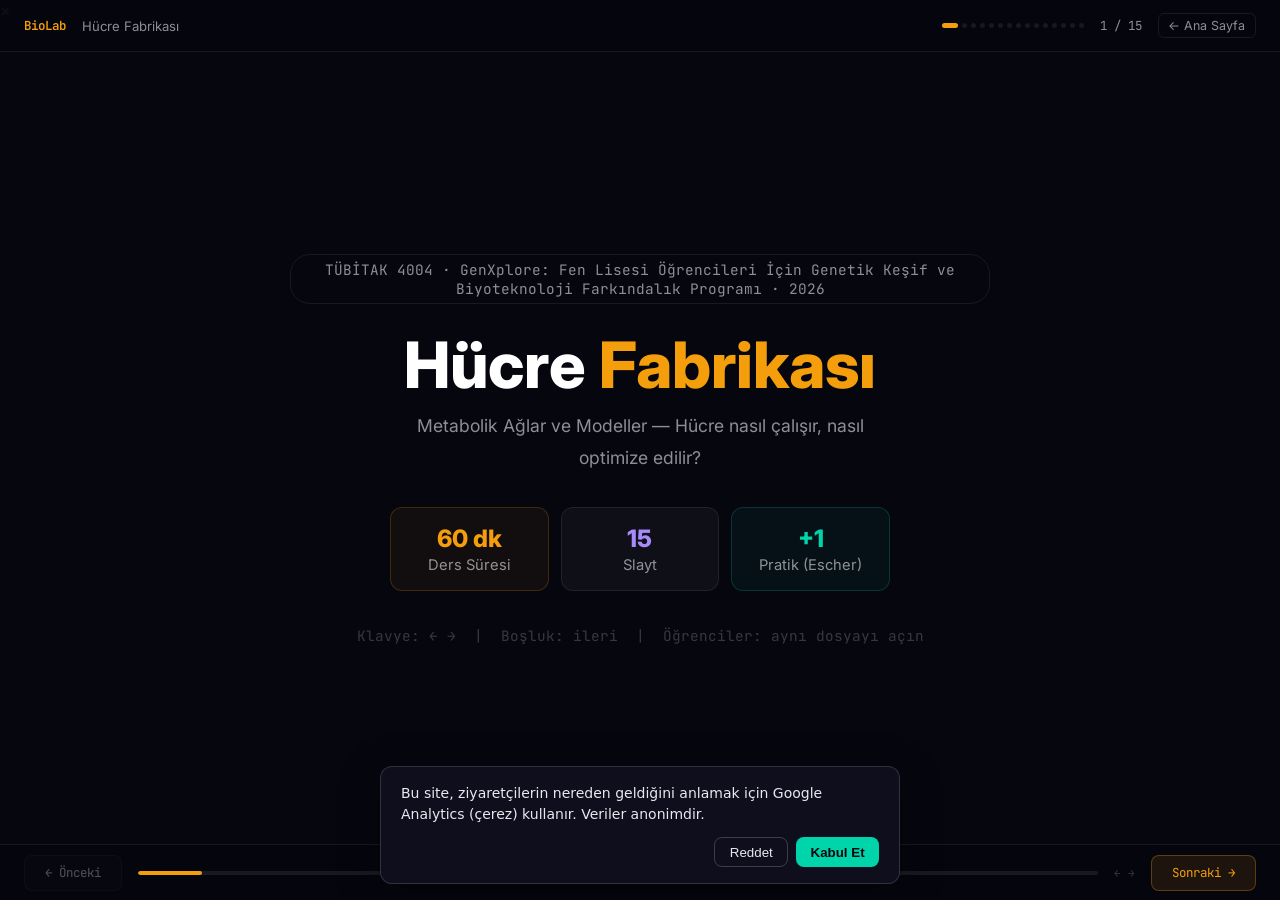
<file: lessons/lesson2.html>
<!DOCTYPE html>
<html lang="tr">
<head>
  <meta charset="UTF-8">
  <meta name="viewport" content="width=device-width, initial-scale=1.0">
  <title>Ders 2: Hücre Fabrikası | BioLab Terminal</title>
  <link rel="preconnect" href="https://fonts.googleapis.com">
  <link href="https://fonts.googleapis.com/css2?family=Inter:wght@300;400;600;700;800&family=JetBrains+Mono:wght@400;600&display=swap" rel="stylesheet">
  <style>
    :root {
      --bg: #06060f;
      --card: rgba(255,255,255,0.04);
      --border: rgba(255,255,255,0.08);
      --cyan: #00d4aa;
      --purple: #7c3aed;
      --gold: #f59e0b;
      --red: #ef4444;
      --white: #fff;
      --muted: rgba(255,255,255,0.55);
      --mono: 'JetBrains Mono', monospace;
    }
    *, *::before, *::after { box-sizing: border-box; margin: 0; padding: 0; }
    html, body { height: 100%; overflow: hidden; background: var(--bg); color: var(--white); font-family: 'Inter', sans-serif; }

    /* ══ TOPBAR ══════════════════════════════════════ */
    .topbar {
      position: fixed; top: 0; left: 0; right: 0; z-index: 100;
      height: 52px; display: flex; align-items: center; padding: 0 1.5rem; gap: 1rem;
      background: rgba(6,6,15,0.92); border-bottom: 1px solid var(--border); backdrop-filter: blur(16px);
    }
    .topbar-logo { font-family: var(--mono); font-size: 0.78rem; color: var(--gold); font-weight: 600; }
    .topbar-title { flex: 1; font-size: 0.82rem; color: var(--muted); white-space: nowrap; overflow: hidden; text-overflow: ellipsis; }
    .topbar-counter { font-family: var(--mono); font-size: 0.78rem; color: var(--muted); }
    .topbar-home { font-size: 0.78rem; color: var(--muted); text-decoration: none; border: 1px solid var(--border); border-radius: 6px; padding: 0.25rem 0.6rem; transition: all 0.2s; }
    .topbar-home:hover { color: var(--white); border-color: rgba(255,255,255,0.2); }

    .slide-dots { display: flex; gap: 4px; align-items: center; }
    .dot { width: 5px; height: 5px; border-radius: 50%; background: var(--border); transition: all 0.3s; cursor: pointer; }
    .dot.active { background: var(--gold); width: 16px; border-radius: 3px; }
    .dot.done { background: rgba(245,158,11,0.3); }

    /* ══ SLIDES ══════════════════════════════════════ */
    .slides-wrap { position: fixed; inset: 52px 0 56px 0; overflow: hidden; }
    .slide {
      position: absolute; inset: 0; display: flex; flex-direction: column;
      padding: 2rem 3rem 1.5rem;
      opacity: 0; pointer-events: none;
      transition: opacity 0.4s ease, transform 0.4s ease;
      transform: translateX(30px); overflow-y: auto;
    }
    .slide.active { opacity: 1; pointer-events: auto; transform: translateX(0); }
    .slide.exit-left { opacity: 0; transform: translateX(-30px); pointer-events: none; }
    .slide.exit-right { opacity: 0; transform: translateX(30px); pointer-events: none; }

    /* ══ BOTTOMBAR ══════════════════════════════════ */
    .bottombar {
      position: fixed; bottom: 0; left: 0; right: 0; z-index: 100;
      height: 56px; display: flex; align-items: center; padding: 0 1.5rem; gap: 1rem;
      background: rgba(6,6,15,0.92); border-top: 1px solid var(--border); backdrop-filter: blur(16px);
    }
    .nav-btn {
      height: 36px; padding: 0 1.25rem; border-radius: 8px;
      border: 1px solid var(--border); background: var(--card);
      color: var(--white); font-family: var(--mono); font-size: 0.78rem;
      cursor: pointer; transition: all 0.2s; white-space: nowrap;
    }
    .nav-btn:hover:not(:disabled) { border-color: var(--gold); color: var(--gold); }
    .nav-btn:disabled { opacity: 0.3; cursor: default; }
    .nav-btn.next-btn { background: rgba(245,158,11,0.1); border-color: rgba(245,158,11,0.3); color: var(--gold); margin-left: auto; }
    .nav-btn.next-btn:hover { background: rgba(245,158,11,0.2); }
    .progress-bar { flex: 1; height: 4px; background: var(--border); border-radius: 2px; overflow: hidden; }
    .progress-fill { height: 100%; background: var(--gold); border-radius: 2px; transition: width 0.4s ease; }
    .key-hint { font-family: var(--mono); font-size: 0.68rem; color: rgba(255,255,255,0.2); }

    /* ══ SLIDE HELPERS ══════════════════════════════ */
    .slide-label { font-family: var(--mono); font-size: 0.88rem; letter-spacing: 0.12em; color: var(--gold); text-transform: uppercase; margin-bottom: 0.5rem; }
    .slide h1 { font-size: clamp(2.4rem, 5vw, 4rem); font-weight: 800; line-height: 1.15; margin-bottom: 0.75rem; }
    .slide h2 { font-size: clamp(1.9rem, 3.5vw, 2.8rem); font-weight: 800; line-height: 1.2; margin-bottom: 0.75rem; }
    .slide h3 { font-size: 1.35rem; font-weight: 700; margin-bottom: 0.4rem; }
    .slide p  { font-size: 1.15rem; color: var(--muted); line-height: 1.85; }
    .accent-gold { color: var(--gold); }
    .accent-cyan { color: var(--cyan); }
    .accent-purple { color: #a78bfa; }

    .two-col { display: grid; grid-template-columns: 1fr 1fr; gap: 2.5rem; align-items: start; flex: 1; }
    .three-col { display: grid; grid-template-columns: repeat(3,1fr); gap: 1.25rem; }
    .four-col { display: grid; grid-template-columns: repeat(4,1fr); gap: 1rem; }

    .card { background: var(--card); border: 1px solid var(--border); border-radius: 14px; padding: 1.25rem; }
    .card-gold { border-color: rgba(245,158,11,0.25); background: rgba(245,158,11,0.05); }
    .card-cyan { border-color: rgba(0,212,170,0.2); background: rgba(0,212,170,0.05); }
    .card-purple { border-color: rgba(124,58,237,0.2); background: rgba(124,58,237,0.05); }
    .card-red { border-color: rgba(239,68,68,0.2); background: rgba(239,68,68,0.05); }

    .fact-box {
      background: rgba(245,158,11,0.06); border: 1px solid rgba(245,158,11,0.2);
      border-radius: 12px; padding: 1rem 1.25rem;
      font-size: 1.05rem; color: rgba(255,255,255,0.8);
      display: flex; gap: 0.75rem; align-items: flex-start;
    }
    .fact-box.cyan { background: rgba(0,212,170,0.06); border-color: rgba(0,212,170,0.2); }
    .fact-box.purple { background: rgba(124,58,237,0.06); border-color: rgba(124,58,237,0.2); }
    .fact-icon { font-size: 1.5rem; flex-shrink: 0; }

    .tag { display: inline-block; padding: 0.25rem 0.7rem; border-radius: 6px; font-family: var(--mono); font-size: 0.85rem; font-weight: 600; letter-spacing: 0.05em; }
    .tag-gold { background: rgba(245,158,11,0.12); color: var(--gold); border: 1px solid rgba(245,158,11,0.25); }
    .tag-cyan { background: rgba(0,212,170,0.12); color: var(--cyan); border: 1px solid rgba(0,212,170,0.25); }
    .tag-purple { background: rgba(124,58,237,0.12); color: #a78bfa; border: 1px solid rgba(124,58,237,0.25); }
    .tag-red { background: rgba(239,68,68,0.12); color: var(--red); border: 1px solid rgba(239,68,68,0.25); }

    img.full { width: 100%; border-radius: 14px; display: block; border: 1px solid var(--border); }
    img.half { width: 100%; border-radius: 12px; display: block; object-fit: contain; max-height: 360px; }
    .stat-big { font-size: 2.8rem; font-weight: 800; line-height: 1; }
    .stat-label { font-size: 1rem; color: var(--muted); margin-top: 0.3rem; }

    video.lesson-vid {
      width: 100%; border-radius: 14px; display: block;
      border: 1px solid var(--border); background: #000;
      max-height: 420px; object-fit: contain;
    }

    /* ══ Fabrika karşılaştırma ══════════════════════ */
    .compare-tbl { display: grid; grid-template-columns: 1fr 40px 1fr; gap: 0; }
    .cmp-col { background: var(--card); border: 1px solid var(--border); border-radius: 12px; overflow: hidden; }
    .cmp-col.right { border-color: rgba(245,158,11,0.2); background: rgba(245,158,11,0.05); }
    .cmp-hdr { padding: 0.7rem 1rem; font-family: var(--mono); font-size: 0.88rem; letter-spacing: 0.1em; color: var(--muted); border-bottom: 1px solid var(--border); }
    .cmp-row { padding: 0.75rem 1rem; font-size: 1rem; border-bottom: 1px solid rgba(255,255,255,0.04); }
    .cmp-row:last-child { border-bottom: none; }
    .cmp-row.right { color: var(--gold); }
    .cmp-sep { display: flex; flex-direction: column; align-items: center; justify-content: space-around; }
    .cmp-eq { font-family: var(--mono); color: rgba(255,255,255,0.15); font-size: 1.1rem; }

    /* ══ Glikoliz ═══════════════════════════════════ */
    .glyco-layout { display: grid; grid-template-columns: 1fr 1fr; gap: 2rem; align-items: start; flex:1; }
    .glyco-steps { display: flex; flex-direction: column; gap: 0; }
    .glyco-step { display: flex; gap: 0.75rem; align-items: flex-start; padding: 0.85rem 1rem; border-left: 2px solid var(--border); cursor: pointer; transition: all 0.2s; position: relative; }
    .glyco-step:hover, .glyco-step.active { background: rgba(245,158,11,0.06); border-left-color: var(--gold); }
    .glyco-step.rate-limiting { border-left-color: var(--red); }
    .glyco-step.rate-limiting::after { content: '⚡ Hız Sınırlayıcı'; position: absolute; right: 0.75rem; top: 0.75rem; font-family: var(--mono); font-size: 0.75rem; color: var(--red); background: rgba(239,68,68,0.1); border: 1px solid rgba(239,68,68,0.2); border-radius: 4px; padding: 0.2rem 0.45rem; }
    .glyco-num { width: 30px; height: 30px; border-radius: 50%; flex-shrink: 0; display: flex; align-items: center; justify-content: center; font-family: var(--mono); font-size: 0.88rem; font-weight: 700; background: var(--card); border: 1px solid var(--border); color: var(--gold); transition: all 0.2s; }
    .glyco-step.active .glyco-num { background: var(--gold); color: #000; border-color: var(--gold); }
    .glyco-step-text h4 { font-size: 1rem; font-weight: 600; margin-bottom: 0.1rem; }
    .glyco-step-text p { font-size: 0.9rem; color: var(--muted); margin: 0; }
    .glyco-panel { background: var(--card); border: 1px solid var(--border); border-radius: 14px; padding: 1.25rem; }

    .atp-bar-label { display: flex; justify-content: space-between; font-family: var(--mono); font-size: 0.9rem; margin-bottom: 0.4rem; }
    .atp-bar-track { height: 12px; background: rgba(255,255,255,0.05); border-radius: 6px; overflow: hidden; }
    .atp-bar-fill { height: 100%; border-radius: 6px; background: linear-gradient(90deg, var(--gold), #fbbf24); transition: width 0.5s ease; }

    /* ══ Metabolik Ağ canvas ════════════════════════ */
    #network-canvas { border-radius: 12px; cursor: pointer; display: block; }
    .net-controls { display: flex; gap: 0.75rem; flex-wrap: wrap; margin-bottom: 0.75rem; }
    .net-btn { padding: 0.5rem 1rem; border-radius: 6px; border: 1px solid var(--border); background: var(--card); color: var(--muted); font-family: var(--mono); font-size: 0.88rem; cursor: pointer; transition: all 0.2s; }
    .net-btn:hover { border-color: var(--gold); color: var(--gold); }
    .net-btn.danger:hover { border-color: var(--red); color: var(--red); }

    .fba-layout { display: grid; grid-template-columns: 1.1fr 1fr; gap: 2rem; align-items: start; flex:1; }
    .fba-panel { background: var(--card); border: 1px solid var(--border); border-radius: 14px; padding: 1.25rem; }
    .fba-sg label { font-size: 1rem; color: var(--muted); display: flex; justify-content: space-between; margin-bottom: 0.35rem; }
    .fba-sg label span { color: var(--gold); font-weight: 700; }
    .fba-sg + .fba-sg { margin-top: 1rem; }
    .fba-flux-bar { display: flex; align-items: center; gap: 0.75rem; margin: 0.4rem 0; }
    .fba-flux-label { font-family: var(--mono); font-size: 0.88rem; width: 110px; flex-shrink: 0; color: var(--muted); }
    .fba-flux-track { flex: 1; height: 10px; background: rgba(255,255,255,0.05); border-radius: 5px; overflow: hidden; }
    .fba-flux-fill { height: 100%; border-radius: 5px; transition: width 0.5s ease; }

    /* ══ Sentetik Biyoloji ══════════════════════════ */
    .synbio-layout { display: grid; grid-template-columns: 1fr 1fr; gap: 2rem; flex:1; }
    .gene-toggle { display: flex; align-items: center; justify-content: space-between; padding: 0.65rem 0.9rem; border-radius: 10px; border: 1px solid var(--border); background: var(--card); transition: all 0.25s; margin-bottom: 0.5rem; }
    .synbio-layout { display: grid; grid-template-columns: 1fr 1fr; gap: 2.5rem; flex:1; }
    .gene-toggle { display: flex; align-items: center; justify-content: space-between; padding: 0.8rem 1.25rem; border-radius: 12px; border: 1px solid var(--border); background: var(--card); transition: all 0.25s; margin-bottom: 0.75rem; }
    .gene-toggle.overexpress { background: rgba(0,212,170,0.08); border-color: rgba(0,212,170,0.25); }
    .gene-toggle.silence { background: rgba(239,68,68,0.08); border-color: rgba(239,68,68,0.25); }
    .gene-name { font-family: var(--mono); font-size: 0.95rem; font-weight: 600; }
    .gene-role { font-size: 0.8rem; color: var(--muted); }
    .gene-btns { display: flex; gap: 0.5rem; }
    .t-over { padding: 0.35rem 0.7rem; border-radius: 6px; border: 1px solid rgba(0,212,170,0.4); background: transparent; color: var(--cyan); font-size: 0.75rem; cursor: pointer; transition: all 0.18s; }
    .t-over.active { background: var(--cyan); color: #000; }
    .t-sil { padding: 0.35rem 0.7rem; border-radius: 6px; border: 1px solid rgba(239,68,68,0.4); background: transparent; color: var(--red); font-size: 0.75rem; cursor: pointer; transition: all 0.18s; }
    .t-sil.active { background: var(--red); color: #fff; }
    .prod-bar-label { display: flex; justify-content: space-between; font-size: 0.85rem; margin-bottom: 0.5rem; }
    .prod-bar-track { height: 14px; background: rgba(255,255,255,0.05); border-radius: 7px; overflow: hidden; margin-bottom: 1rem; }
    .prod-bar-fill { height: 100%; border-radius: 7px; transition: width 0.6s ease; }

    @keyframes fadeIn { from { opacity:0; transform:translateY(6px); } to { opacity:1; transform:translateY(0); } }

    .slide-hero { justify-content: center; align-items: center; text-align: center; }

    @media (max-width: 768px) {
      .slide { padding: 1.25rem 1rem 1rem; }
      .two-col, .three-col, .four-col, .glyco-layout, .fba-layout, .synbio-layout { grid-template-columns: 1fr; }
    }
  </style>
</head>
<body>

<!-- GLOSSARY POPUP -->
<div id="glossary-popup">
  <div class="gp-close" id="gp-close">×</div>
  <div class="gp-term" id="gp-term"></div>
  <div class="gp-def" id="gp-def"></div>
</div>

<!-- ══ TOPBAR ════════════════════════════════════════════ -->
<div class="topbar">
  <span class="topbar-logo">BioLab</span>
  <span class="topbar-title" id="slide-title-bar">Hücre Fabrikası</span>
  <div class="slide-dots" id="dots"></div>
  <span class="topbar-counter" id="counter">1 / 15</span>
  <a href="../index.html#tubitak" class="topbar-home">← Ana Sayfa</a>
</div>

<!-- ══ SLIDES ════════════════════════════════════════════ -->
<div class="slides-wrap" id="slides-wrap">

<!-- ─────────── SLAYT 1: BAŞLIK ─────────────────────────── -->
<div class="slide active slide-hero" data-title="Hücre Fabrikası">
  <div style="display:flex;flex-direction:column;align-items:center;max-width:700px;margin:auto;">
    <span style="font-family:var(--mono); font-size:0.9rem; color:var(--muted); border:1px solid var(--border); border-radius:20px; padding:0.3rem 1rem; display:inline-block; margin-bottom:1.5rem;">TÜBİTAK 4004 · GenXplore: Fen Lisesi Öğrencileri İçin Genetik Keşif ve Biyoteknoloji Farkındalık Programı · 2026</span>
    <h1 style="font-size:clamp(2.2rem,5vw,4rem); margin-bottom:0.5rem;">
      Hücre <span class="accent-gold">Fabrikası</span>
    </h1>
    <p style="font-size:1.1rem; max-width:500px; text-align:center; color:var(--muted); margin-bottom:2rem;">
      Metabolik Ağlar ve Modeller — Hücre nasıl çalışır, nasıl optimize edilir?
    </p>
    <div style="display:grid; grid-template-columns:repeat(3,1fr); gap:0.75rem; width:100%; max-width:500px; margin-bottom:2rem;">
      <div style="text-align:center; background:rgba(245,158,11,0.05); border:1px solid rgba(245,158,11,0.2); border-radius:12px; padding:1rem;">
        <div style="font-size:1.5rem; font-weight:800; color:var(--gold);">60 dk</div>
        <div style="font-size:0.92rem; color:var(--muted); margin-top:0.2rem;">Ders Süresi</div>
      </div>
      <div style="text-align:center; background:var(--card); border:1px solid var(--border); border-radius:12px; padding:1rem;">
        <div style="font-size:1.5rem; font-weight:800; color:#a78bfa;">15</div>
        <div style="font-size:0.92rem; color:var(--muted); margin-top:0.2rem;">Slayt</div>
      </div>
      <div style="text-align:center; background:rgba(0,212,170,0.05); border:1px solid rgba(0,212,170,0.2); border-radius:12px; padding:1rem;">
        <div style="font-size:1.5rem; font-weight:800; color:var(--cyan);">+1</div>
        <div style="font-size:0.92rem; color:var(--muted); margin-top:0.2rem;">Pratik (Escher)</div>
      </div>
    </div>
    <p style="font-family:var(--mono); font-size:0.9rem; color:rgba(255,255,255,0.2);">Klavye: ← → &nbsp;|&nbsp; Boşluk: ileri &nbsp;|&nbsp; Öğrenciler: aynı dosyayı açın</p>
  </div>
</div>

<!-- ─────────── SLAYT 2: NEDEN? ─────────────────────────── -->
<div class="slide" data-title="Neden Bu Dersi Alıyoruz?">
  <div class="slide-label">BAŞLANGIÇ NOKTASI</div>
  <h2>Cevabını Bilmek İstediğimiz<br><span class="accent-gold">3 Büyük Soru</span></h2>
  <div class="three-col" style="margin-top:1.5rem; flex:1;">
    <div class="card card-gold" style="padding:1.5rem;">
      <div style="font-size:2rem; margin-bottom:0.75rem;">⚡</div>
      <h3 style="color:var(--gold); margin-bottom:0.6rem;">Neden egzersiz yaparken nefes kesiliyor?</h3>
      <p>Kaslarınız çok hızlı enerji üretmek zorunda. Bu enerji üretim sürecini anlamak için hücrenin metabolizmasını bilmemiz gerekiyor.</p>
    </div>
    <div class="card card-cyan" style="padding:1.5rem;">
      <div style="font-size:2rem; margin-bottom:0.75rem;">🍺</div>
      <h3 style="color:var(--cyan); margin-bottom:0.6rem;">Ekmek, bira, yoğurt nasıl üretiliyor?</h3>
      <p>Hepsi mayalar ve bakterilerin <span class="gl" data-term="metabolizma">metabolizması</span> sayesinde. İnsanoğlu bunu <strong style="color:var(--white)">10.000 yıldır</strong> kullanıyor — ama nasıl çalıştığını anlamadan!</p>
    </div>
    <div class="card card-purple" style="padding:1.5rem;">
      <div style="font-size:2rem; margin-bottom:0.75rem;">💉</div>
      <h3 style="color:#a78bfa; margin-bottom:0.6rem;">İnsülin neden hayvandan değil, bakteriden üretiliyor?</h3>
      <p>Bilim insanları bakterinin <span class="gl" data-term="metabolizma">metabolizmasını</span> <strong style="color:var(--white)">yeniden programladı.</strong> Bu pratik ders ve <span class="gl" data-term="fba">FBA</span> sayesinde biz de deneyebileceğiz!</p>
    </div>
  </div>
  <div class="fact-box" style="margin-top:1.25rem;">
    <span class="fact-icon">🎯</span>
    <p>Bugünkü ders: <span class="gl" data-term="metabolizma">Metabolizmanın</span> nasıl çalıştığını, nasıl modellendiğini ve nasıl <strong style="color:var(--white)">yeniden programlanabileceğini</strong> anlayacağız.</p>
  </div>
</div>

<!-- ─────────── SLAYT 3: METABOLİZMA NEDİR? ─────────────── -->
<div class="slide" data-title="Metabolizma Nedir?">
  <div class="slide-label">TEMEL KAVRAM</div>
  <div class="two-col" style="flex:1;">
    <div>
      <h2>Metabolizma:<br><span class="accent-gold">Hücrenin Tüm Kimyası</span></h2>
      <p style="margin:0.75rem 0 1.25rem;"><span class="gl" data-term="metabolizma">Metabolizma</span>, bir hücrede ya da organizmada gerçekleşen <strong style="color:var(--white)">tüm kimyasal reaksiyonların</strong> toplamıdır. Yemek yediğinizde aldığınız enerjiyi <span class="gl" data-term="atp">ATP</span>'ye dönüştürüp bütün vücudunuza dağıtan sistemdir.</p>
      <div style="display:flex; flex-direction:column; gap:0.6rem; margin-bottom:1.25rem;">
        <div class="card" style="padding:0.9rem; display:flex; gap:0.75rem; align-items:center;">
          <span style="font-size:1.3rem;">🌿</span>
          <div><strong style="font-size:0.9rem;">Girdi:</strong> <span style="font-size:1.0rem; color:var(--muted);"><span class="gl" data-term="glikoz">Glikoz</span>, amino asitler, yağ asitleri, oksijen</span></div>
        </div>
        <div class="card" style="padding:0.9rem; display:flex; gap:0.75rem; align-items:center;">
          <span style="font-size:1.3rem;">⚙️</span>
          <div><strong style="font-size:0.9rem;">İşlem:</strong> <span style="font-size:1.0rem; color:var(--muted);"><span class="gl" data-term="enzim">Enzimler</span> aracılığıyla kimyasal dönüşümler</span></div>
        </div>
        <div class="card" style="padding:0.9rem; display:flex; gap:0.75rem; align-items:center;">
          <span style="font-size:1.3rem;">⚡</span>
          <div><strong style="font-size:0.9rem;">Çıktı:</strong> <span style="font-size:1.0rem; color:var(--muted);"><span class="gl" data-term="atp">ATP</span> (enerji), biyomoleküller, CO₂, H₂O</span></div>
        </div>
      </div>
      <div class="fact-box">
        <span class="fact-icon">🤯</span>
        <p><strong style="color:var(--gold)">Şaşırtıcı:</strong> Bir insan hücresi saniyede yaklaşık <strong style="color:var(--white)">10 milyon kimyasal reaksiyon</strong> gerçekleştirir. Vücuttaki 37 trilyon hücreyle çarpın — sonsuz bir kimyasal fabrika!</p>
      </div>
    </div>
    <div>
      <div class="card card-gold" style="padding:1.5rem; margin-bottom:1rem;">
        <h3 style="color:var(--gold); margin-bottom:0.75rem;">⚡ <span class="gl" data-term="atp">ATP</span> Nedir?</h3>
        <p style="font-size:1.05rem; line-height:1.75;"><span class="gl" data-term="atp">ATP</span> (Adenozin Trifosfat) hücrenin <strong style="color:var(--white)">evrensel para birimi</strong>dir. Kas kasılması, sinir iletimi, protein üretimi — hepsi <span class="gl" data-term="atp">ATP</span> harcar.<br><br>
        1 <span class="gl" data-term="glikoz">glikoz</span> molekülü → <strong style="color:var(--gold)">36–38 <span class="gl" data-term="atp">ATP</span></strong> üretir.<br>
        Dinlenme halinde bile saniyede <strong style="color:var(--white)">40 kg <span class="gl" data-term="atp">ATP</span></strong> sentezlersiniz!</p>
      </div>
      <div class="fact-box cyan">
        <span class="fact-icon">🍕</span>
        <p><strong style="color:var(--cyan)">Analoji:</strong> <span class="gl" data-term="metabolizma">Metabolizma</span> bir <em>şehrin elektrik şebekesi</em> gibidir. Farklı enerji kaynakları (<span class="gl" data-term="glikoz">glikoz</span>, yağ, protein) güç santrallerinde (<span class="gl" data-term="mitokondri">mitokondri</span>) işlenerek evlere (hücre organellerine) <span class="gl" data-term="atp">ATP</span> olarak dağıtılır.</p>
      </div>
    </div>
  </div>
</div>

<!-- ─────────── SLAYT 4: ANABOLİZMA vs KATABOLİZMA ───────── -->
<div class="slide" data-title="Anabolizma ve Katabolizma">
  <div class="slide-label">METABOLİZMA TÜRLERİ</div>
  <h2 style="margin-bottom:1.25rem;">İki Yön: <span class="accent-gold">Yapım</span> ve <span class="accent-cyan">Yıkım</span></h2>
  <div class="two-col" style="flex:1;">
    <div>
      <div class="card" style="padding:1.5rem; border-color:rgba(245,158,11,0.2); background:rgba(245,158,11,0.05); margin-bottom:1rem;">
        <div style="font-size:2rem; margin-bottom:0.5rem;">🏗️</div>
        <h3 style="color:var(--gold); margin-bottom:0.5rem;"><span class="gl" data-term="anabolizma">Anabolizma</span> — YAPIM</h3>
        <p style="font-size:1.05rem; line-height:1.75;">Küçük moleküllerden büyük moleküller sentezlenir.<br>
        <strong style="color:var(--white)">Enerji gerektirir (<span class="gl" data-term="atp">ATP</span> harcar).</strong></p>
        <div style="margin-top:0.75rem; display:flex; flex-direction:column; gap:0.4rem; font-size:1.0rem;">
          <span>🧬 Amino asitler → Protein (kas yapımı)</span>
          <span>🍬 <span class="gl" data-term="glikoz">Glikoz</span> → Glikojen (depo şekeri)</span>
          <span>🧪 Nükleotidler → DNA (hücre bölünmesi)</span>
        </div>
      </div>
      <div class="fact-box">
        <span class="fact-icon">💡</span>
        <p>Egzersiz sonrası kaslarınızın "büyümesi" <span class="gl" data-term="anabolizma">anabolizma</span>. Vücut geliştirme sporları anabolik hormonları (testosteron, büyüme hormonu) artırarak bunu hızlandırır.</p>
      </div>
    </div>
    <div>
      <div class="card" style="padding:1.5rem; border-color:rgba(0,212,170,0.2); background:rgba(0,212,170,0.05); margin-bottom:1rem;">
        <div style="font-size:2rem; margin-bottom:0.5rem;">💥</div>
        <h3 style="color:var(--cyan); margin-bottom:0.5rem;"><span class="gl" data-term="katabolizma">Katabolizma</span> — YIKIM</h3>
        <p style="font-size:1.05rem; line-height:1.75;">Büyük moleküller küçük parçalara ayrılır.<br>
        <strong style="color:var(--white)">Enerji açığa çıkar (<span class="gl" data-term="atp">ATP</span> üretir).</strong></p>
        <div style="margin-top:0.75rem; display:flex; flex-direction:column; gap:0.4rem; font-size:1.0rem;">
          <span>🍬 <span class="gl" data-term="glikoz">Glikoz</span> → CO₂ + H₂O (solunum)</span>
          <span>🥩 Protein → Amino asitler (açlıkta)</span>
          <span>🧈 Yağ → Yağ asitleri (β-oksidasyon)</span>
        </div>
      </div>
      <div class="fact-box cyan">
        <span class="fact-icon">🏃</span>
        <p>Koşarken kaslarınız <span class="gl" data-term="glikoz">glikozu</span> <span class="gl" data-term="katabolizma">katabolize</span> ederek <span class="gl" data-term="atp">ATP</span> üretir. Uzun koşularda yağlar da devreye girer — bu yüzden maraton koşucuları çok zayıf olur!</p>
      </div>
    </div>
  </div>
</div>

<!-- ─────────── SLAYT 5: HÜCRE FABRİKASI ────────────────── -->
<div class="slide" data-title="Hücre Fabrikası Metaforu">
  <div class="slide-label">TEMEL METAFOR</div>
  <div class="two-col" style="flex:1;">
    <div>
      <h2>Hücre = <span class="accent-gold">Fabrika</span></h2>
      <p style="margin:0.5rem 0 1.25rem;">4 milyar yıllık evrimle optimize edilmiş bir üretim tesisi. Hangi fabrika bileşeni hangi hücre yapısına karşılık gelir?</p>
      <div class="compare-tbl">
        <div class="cmp-col">
          <div class="cmp-hdr">🏭 FABRİKA</div>
          <div id="cmp-left"></div>
        </div>
        <div class="cmp-sep" id="cmp-eq"></div>
        <div class="cmp-col right">
          <div class="cmp-hdr" style="color:var(--gold);">⚗️ HÜCRE</div>
          <div id="cmp-right"></div>
        </div>
      </div>
    </div>
    <div>
      <div class="card card-gold" style="padding:1.5rem; margin-bottom:1rem;">
        <h3 style="color:var(--gold); margin-bottom:0.75rem;">🏆 Mühendislik Perspektifi</h3>
        <p style="font-size:1.05rem; line-height:1.75;">Hücre, insan yapımı hiçbir fabrikayla kıyaslanamaz:<br><br>
        <strong style="color:var(--white)">📦 Boyut:</strong> 10 mikrometre (0.01 mm)<br>
        <strong style="color:var(--white)">⚡ Verimlilik:</strong> %40 (termal makineler %20-30)<br>
        <strong style="color:var(--white)">🔧 Kendi kendini onarır</strong><br>
        <strong style="color:var(--white)">📋 Kendi kendini kopyalar (bölünme)</strong><br>
        <strong style="color:var(--white)">♻️ Tamamen sürdürülebilir</strong></p>
      </div>
      <div class="fact-box">
        <span class="fact-icon">🤖</span>
        <p><strong style="color:var(--gold)">Sentetik Biyoloji:</strong> Bilim insanları bu "fabrikayı" yeniden programlıyor. E. coli bakterisi insülin, ilaç, biyoyakıt üretmek için mühendislik ile tasarlanıyor.</p>
      </div>
    </div>
  </div>
</div>

<!-- ─────────── SLAYT 6: METABOLİK YOLAK ───────────────── -->
<div class="slide" data-title="Metabolik Yolak Nedir?">
  <div class="slide-label">TEMEL KAVRAM</div>
  <div class="two-col" style="flex:1;">
    <div>
      <h2>Metabolik Yolak:<br><span class="accent-gold">Adım Adım Dönüşüm</span></h2>
      <p style="margin:0.75rem 0 1.25rem;">Metabolik yolak, bir başlangıç molekülünün <strong style="color:var(--white)">enzimler aracılığıyla adım adım</strong> farklı moleküllere dönüştürüldüğü sıralı reaksiyonlar zinciridir.</p>
      <div class="fact-box" style="margin-bottom:1rem;">
        <span class="fact-icon">🏭</span>
        <p><strong style="color:var(--gold)">Fabrika analojisi:</strong> Bir araç fabrikasında ham çelik → levha → baskı → boyama → montaj şeklinde sıralı bir üretim hattı vardır. Metabolik yolak da aynı mantıkla çalışır — her adım bir sonraki için "ürün" hazırlar.</p>
      </div>
      <div style="display:flex; flex-direction:column; gap:0.5rem;">
        <div class="card" style="padding:0.9rem;"><span style="color:var(--gold);">⚡</span> <strong><span class="gl" data-term="glikoliz">Glikoliz:</span></strong> <span style="font-size:1.0rem; color:var(--muted);"><span class="gl" data-term="glikoz">Glikoz</span> → <span class="gl" data-term="pirüvat">Pirüvat</span> (10 adım, sitoplazmada)</span></div>
        <div class="card" style="padding:0.9rem;"><span style="color:var(--cyan);">🔄</span> <strong><span class="gl" data-term="krebs">Krebs Döngüsü:</span></strong> <span style="font-size:1.0rem; color:var(--muted);">Pirüvat → CO₂ + enerji taşıyıcıları</span></div>
        <div class="card" style="padding:0.9rem;"><span style="color:#a78bfa;">🔋</span> <strong>Elektron Taşıma Zinciri:</strong> <span style="font-size:1.0rem; color:var(--muted);"><span class="gl" data-term="nadh">NADH</span> → 34 <span class="gl" data-term="atp">ATP</span> (<span class="gl" data-term="mitokondri">mitokondride</span>)</span></div>
        <div class="card" style="padding:0.9rem;"><span style="color:var(--red);">🍅</span> <strong><span class="gl" data-term="likopen">Likopen</span> Yolağı:</strong> <span style="font-size:1.0rem; color:var(--muted);">Kırmızı pigment sentezi (Sentetik biyoloji)</span></div>
      </div>
    </div>
    <div>
      <!-- Görsel yolak şeması - HTML/CSS ile -->
      <div class="card" style="padding:1.5rem;">
        <h3 style="color:var(--gold); margin-bottom:1rem; text-align:center;">Yolak Şeması</h3>
        <div style="display:flex; flex-direction:column; align-items:center; gap:0;">
          <div style="background:rgba(245,158,11,0.15); border:1px solid rgba(245,158,11,0.3); border-radius:8px; padding:0.6rem 1.25rem; font-weight:700; color:var(--gold); font-family:var(--mono); font-size:1.05rem;">Glikoz (C₆)</div>
          <div style="display:flex; flex-direction:column; align-items:center; gap:0.1rem; margin:0.2rem 0;">
            <div style="width:2px; height:16px; background:var(--border);"></div>
            <div style="font-family:var(--mono); font-size:0.82rem; color:var(--muted);">Hekzokinaz (ATP↓)</div>
            <div style="width:2px; height:16px; background:var(--border);"></div>
          </div>
          <div style="background:rgba(0,212,170,0.1); border:1px solid rgba(0,212,170,0.2); border-radius:8px; padding:0.5rem 1.25rem; font-family:var(--mono); font-size:0.98rem; color:var(--cyan);">G6P</div>
          <div style="width:2px; height:12px; background:var(--border); margin:0.2rem 0;"></div>
          <div style="font-family:var(--mono); font-size:0.82rem; color:var(--muted);">...7 adım...</div>
          <div style="width:2px; height:12px; background:var(--border); margin:0.2rem 0;"></div>
          <div style="background:rgba(0,212,170,0.1); border:1px solid rgba(0,212,170,0.2); border-radius:8px; padding:0.5rem 1.25rem; font-family:var(--mono); font-size:0.98rem; color:var(--cyan);">PEP</div>
          <div style="display:flex; flex-direction:column; align-items:center; gap:0.1rem; margin:0.2rem 0;">
            <div style="width:2px; height:16px; background:var(--border);"></div>
            <div style="font-family:var(--mono); font-size:0.82rem; color:var(--muted);">Pirüvat Kinaz (ATP↑)</div>
            <div style="width:2px; height:16px; background:var(--border);"></div>
          </div>
          <div style="background:rgba(245,158,11,0.15); border:1px solid rgba(245,158,11,0.3); border-radius:8px; padding:0.6rem 1.25rem; font-weight:700; color:var(--gold); font-family:var(--mono); font-size:1.05rem;">Pirüvat (C₃)</div>
          <div style="margin-top:0.75rem; display:flex; gap:0.5rem; justify-content:center; flex-wrap:wrap;">
            <span class="tag tag-gold">Net: +2 ATP</span>
            <span class="tag tag-cyan">2× NADH</span>
            <span class="tag" style="color:var(--muted); border-color:var(--border);">10 Adım</span>
          </div>
        </div>
      </div>
    </div>
  </div>
</div>

<!-- ─────────── SLAYT 7: GLİKOLİZ ──────────────────────── -->
<div class="slide" data-title="Glikoliz: Adım Adım">
  <div class="slide-label">METABOLİK YOLAK</div>
  <h2 style="margin-bottom:0.5rem;">Glikoliz: <span class="accent-gold">Enerjinin Gizemi</span></h2>
  <p style="margin-bottom:1rem; font-size:1.05rem;">Her adıma tıkla → sağda ne olduğunu ve <span class="gl" data-term="atp">enerji bilançosunu</span> gör. <span class="gl" data-term="pfk-1">PFK-1</span>'in neden önemli olduğunu keşfet!</p>
  <div class="glyco-layout">
    <div class="glyco-steps" id="glyco-steps"></div>
    <div class="glyco-panel">
      <h4 id="glyco-title" style="color:var(--gold); margin-bottom:0.5rem;">Bir adım seç</h4>
      <p id="glyco-desc" style="font-size:1.0rem; margin-bottom:0.75rem;"></p>
      <div id="glyco-enzyme" style="margin-bottom:0.75rem;"></div>
      <div class="atp-bar-label">
        <span>NET ATP</span>
        <span id="atp-count" style="color:var(--gold); font-weight:700;">—</span>
      </div>
      <div class="atp-bar-track"><div class="atp-bar-fill" id="atp-bar" style="width:0%"></div></div>
      <div id="glyco-note" style="margin-top:0.75rem; font-size:0.98rem; color:var(--muted);"></div>
      <div class="fact-box" style="margin-top:1rem;">
        <span class="fact-icon">💡</span>
        <p style="font-size:0.98rem;">Glikoliz <strong style="color:var(--white)">oksijen gerektirmez.</strong> Bu yüzden hem aeropta hem anaerobik ortamda çalışır. Kola içip ekmek yapan mayalar oksijen olmadan da glikozu parçalar!</p>
      </div>
    </div>
  </div>
</div>

<!-- ─────────── SLAYT 8: METABOLİK HARİTA GİRİŞ (GPS ANALOJİSİ) ─── -->
<div class="slide" data-title="Metabolik Harita ve Modeller">
  <div class="slide-label">KAVRAMSAL GEÇİŞ</div>
  <h2 style="margin-bottom:1rem;">Eski Yol Haritası mı,<br><span class="accent-gold">GPS mi?</span></h2>
  <div class="two-col" style="flex:1; align-items:center;">
    <div>
      <p style="margin-bottom:1.25rem;">Glikoliz gibi yolakları tek tek bilmek güzel — ama bir hücrede <strong style="color:var(--white)">1000'den fazla yolak</strong> eş zamanlı çalışır. Tümünü görmek için metabolik harita ve model gerekir.</p>
      <div style="display:flex; flex-direction:column; gap:0.75rem; margin-bottom:1.25rem;">
        <div class="card" style="padding:1rem; border-color:rgba(255,255,255,0.04);">
          <div style="display:flex; gap:0.75rem; align-items:flex-start;">
            <span style="font-size:1.5rem;">🗺️</span>
            <div>
              <div style="font-weight:700; margin-bottom:0.3rem; color:var(--muted);">Eski Yöntem: Yol Haritası</div>
              <p style="font-size:0.98rem;">Tüm yolları gösterir ama trafiği göstermez. Hangi yolun ne kadar kullanıldığını söyleyemez. Statik, değişmez.</p>
            </div>
          </div>
        </div>
        <div class="card card-gold" style="padding:1rem;">
          <div style="display:flex; gap:0.75rem; align-items:flex-start;">
            <span style="font-size:1.5rem;">📡</span>
            <div>
              <div style="font-weight:700; margin-bottom:0.3rem; color:var(--gold);">Yeni Yöntem: GPS (Metabolik Model)</div>
              <p style="font-size:0.98rem;">Gerçek zamanlı trafik akışını hesaplar. "Bu gen silinirse ne olur?" sorusunu <strong style="color:var(--white)">bilgisayarda saniyeler içinde</strong> cevaplar.</p>
            </div>
          </div>
        </div>
      </div>
      <div class="fact-box">
        <span class="fact-icon">🧭</span>
        <p><strong style="color:var(--gold)">Kısaca:</strong> Metabolik harita = yolların listesi. Metabolik model = o yolların ne kadar kullanıldığını hesaplayan GPS yazılımı.</p>
      </div>
    </div>
    <div>
      <img src="Picture1.png" alt="Eski yol haritası analojisi" class="full" style="max-height:420px; object-fit:contain;">
      <p style="text-align:center; font-family:var(--mono); font-size:0.88rem; color:var(--muted); margin-top:0.5rem;">Metabolik yolaklar → GPS verisi</p>
    </div>
  </div>
</div>

<!-- ─────────── SLAYT 9: GPS VİDEOSU ────────────────────── -->
<div class="slide" data-title="GPS Analojisi — Video">
  <div class="slide-label">ANALOJİ / VİDEO</div>
  <h2 style="margin-bottom:0.75rem;">GPS Analojisi:<br><span class="accent-gold">Metabolik Akışı Anlamak</span></h2>
  <div class="two-col" style="flex:1; align-items:center; gap:2rem;">
    <div>
      <p style="margin-bottom:1rem;">GPS bir şehirdeki trafik akışını gerçek zamanlı takip eder ve en iyi güzergahı hesaplar. Metabolik model de aynı şeyi hücre içindeki molekül akışları için yapar.</p>
      <div class="card card-gold" style="padding:1.25rem; margin-bottom:0.75rem;">
        <h3 style="color:var(--gold); margin-bottom:0.75rem;">GPS ↔ Metabolik Model</h3>
        <div style="display:flex; flex-direction:column; gap:0.5rem; font-size:1.0rem;">
          <div style="display:flex; gap:0.5rem;"><span>🏙️ Şehir</span><span style="color:var(--muted);">=</span><span style="color:var(--gold);">Hücre</span></div>
          <div style="display:flex; gap:0.5rem;"><span>🛣️ Yollar</span><span style="color:var(--muted);">=</span><span style="color:var(--gold);">Metabolik Reaksiyonlar</span></div>
          <div style="display:flex; gap:0.5rem;"><span>🚗 Arabalar</span><span style="color:var(--muted);">=</span><span style="color:var(--gold);">Metabolitler (Moleküller)</span></div>
          <div style="display:flex; gap:0.5rem;"><span>🚦 Trafik</span><span style="color:var(--muted);">=</span><span style="color:var(--gold);">Reaksiyon Hızı (Flux)</span></div>
          <div style="display:flex; gap:0.5rem;"><span>🗺️ Rota hesaplama</span><span style="color:var(--muted);">=</span><span style="color:var(--gold);">FBA Optimizasyonu</span></div>
          <div style="display:flex; gap:0.5rem;"><span>🚧 Yol kapanması</span><span style="color:var(--muted);">=</span><span style="color:var(--gold);">Enzim Silinmesi (Knockout)</span></div>
        </div>
      </div>
      <div class="fact-box">
        <span class="fact-icon">💻</span>
        <p>E. coli'nin metabolik modeli <strong style="color:var(--white)">2.000+ reaksiyon</strong> içeriyor. GPS'in tüm İstanbul trafiğini hesaplaması gibi, model de bu 2.000 reaksiyonun dengesini saniyede çözüyor.</p>
      </div>
    </div>
    <div>
      <div style="background:#000; border-radius:14px; overflow:hidden; position:relative;">
        <iframe
          src="https://drive.google.com/file/d/12fAL0BVRVxSg0XWL4dOUevj3PL7quOGv/preview"
          class="lesson-vid"
          style="border:none; width:100%; min-height:300px; display:block;"
          allow="autoplay"
          allowfullscreen>
        </iframe>
      </div>
      <div style="text-align:center; margin-top:0.5rem;">
        <a href="https://drive.google.com/file/d/12fAL0BVRVxSg0XWL4dOUevj3PL7quOGv/view" target="_blank"
           style="font-size:0.82rem; color:var(--gold); text-decoration:none;">▶ Videoyı Drive'da Aç</a>
      </div>
      <p style="text-align:center; font-family:var(--mono); font-size:0.88rem; color:var(--muted); margin-top:0.3rem;">GPS ve metabolik model arasındaki bağlantı</p>
    </div>
  </div>
</div>

<!-- ─────────── SLAYT 10: METABOLİK HARİTA ─────────────── -->
<div class="slide" data-title="Metabolik Harita">
  <div class="slide-label">METABOLİK HARİTA</div>
  <div class="two-col" style="flex:1; align-items:center;">
    <div>
      <h2>Metabolik Harita:<br><span class="accent-gold">Tüm Yollar Bir Arada</span></h2>
      <p style="margin:0.75rem 0 1.25rem;">Bir organizmanın tüm bilinen metabolik yolakları tek bir harita üzerinde gösterildiğinde oluşan görsel. İlk bakışta karmaşık görünür — ama her düğüm ve çizgi anlamlı!</p>
      <div style="display:flex; flex-direction:column; gap:0.6rem; margin-bottom:1.25rem;">
        <div class="card" style="padding:0.85rem;"><span style="color:var(--gold);">⭕</span> <strong>Düğümler (Yuvarlaklar):</strong> <span style="font-size:1.0rem; color:var(--muted);">Metabolitler — glikoz, ATP, NADH gibi kimyasal maddeler</span></div>
        <div class="card" style="padding:0.85rem;"><span style="color:var(--cyan);">→</span> <strong>Oklar (Kenarlar):</strong> <span style="font-size:1.0rem; color:var(--muted);">Reaksiyonlar — bir metabolitten diğerine dönüşüm</span></div>
        <div class="card" style="padding:0.85rem;"><span style="color:#a78bfa;">⚙️</span> <strong>Etiketler:</strong> <span style="font-size:1.0rem; color:var(--muted);">Enzim adları — her oku katalize eden protein</span></div>
      </div>
      <div class="fact-box">
        <span class="fact-icon">🗺️</span>
        <p>Bu haritada binlerce yolak var. Pratik dersimizde kullanacağımız <strong style="color:var(--white)">Escher</strong>, bu haritayı interaktif olarak görüntülemek ve FBA sonuçlarını üzerine çizmek için kullanılır.</p>
      </div>
    </div>
    <div>
      <img src="Picture2.png" alt="Metabolik harita" class="full" style="max-height:450px; object-fit:contain;">
      <p style="text-align:center; font-family:var(--mono); font-size:0.88rem; color:var(--muted); margin-top:0.5rem;">KEGG Metabolik Haritası — tüm bilinen metabolik yolaklar</p>
    </div>
  </div>
</div>

<!-- ─────────── SLAYT 11: HÜCRE VİDEOSU ─────────────────── -->
<div class="slide" data-title="Metabolik Ağ — Hücre İçi Trafik">
  <div class="slide-label">METABOLİK AĞ / VİDEO</div>
  <h2 style="margin-bottom:0.75rem;">Hücre İçi Trafik:<br><span class="accent-gold">Sitozolde Neler Dönüyor?</span></h2>
  <div class="two-col" style="flex:1; align-items:center; gap:2rem;">
    <div>
      <p style="margin-bottom:1rem;">Metabolik ağ sadece bir harita değil — canlı, dinamik bir sistemdir. Moleküller sürekli hareket eder, reaksiyonlar saniyeler içinde dengelen.</p>
      <div class="card card-cyan" style="padding:1.25rem; margin-bottom:0.75rem;">
        <h3 style="color:var(--cyan); margin-bottom:0.75rem;">🔬 Sitozol Nedir?</h3>
        <p style="font-size:1.05rem; line-height:1.75;">Hücrenin iç sıvısı — jöle kıvamında, moleküllerle dolu. Glikoliz burada gerçekleşir. Bir <em>damla</em> sitozolde milyonlarca enzim molekülü aynı anda çalışır.</p>
      </div>
      <div class="fact-box cyan">
        <span class="fact-icon">⚡</span>
        <p>Bir E. coli hücresi dakikada kendi ağırlığının <strong style="color:var(--white)">2 katı kadar protein</strong> üretebilir. Bu üretimi mümkün kılan metabolik ağın verimi.</p>
      </div>
    </div>
    <div>
      <div style="background:#000; border-radius:14px; overflow:hidden; position:relative;">
        <iframe
          src="https://drive.google.com/file/d/1DVyX-36wXYd555s-P0NZXZVrMfl1AdOQ/preview"
          class="lesson-vid"
          style="border:none; width:100%; min-height:320px; display:block;"
          allow="autoplay"
          allowfullscreen>
        </iframe>
      </div>
      <div style="text-align:center; margin-top:0.5rem;">
        <a href="https://drive.google.com/file/d/1DVyX-36wXYd555s-P0NZXZVrMfl1AdOQ/view" target="_blank"
           style="font-size:0.82rem; color:var(--gold); text-decoration:none;">▶ Videoyı Drive'da Aç</a>
      </div>
      <p style="text-align:center; font-family:var(--mono); font-size:0.88rem; color:var(--muted); margin-top:0.3rem;">Sitozol içindeki moleküler aktivite simülasyonu</p>
    </div>
  </div>
</div>

<!-- ─────────── SLAYT 12: METABOLİK AĞ (İNTERAKTİF) ─────── -->
<div class="slide" data-title="Metabolik Ağ — İnteraktif">
  <div class="slide-label">İNTERAKTİF AĞ</div>
  <h2 style="margin-bottom:0.5rem;">Ağı Keşfet: <span class="accent-gold">Sil, Vurgula, Gözlemle</span></h2>
  <div style="display:grid; grid-template-columns:1.3fr 1fr; gap:1.5rem; flex:1; align-items:start;">
    <div>
      <div class="net-controls">
        <button class="net-btn" id="btn-reset">↺ Sıfırla</button>
        <button class="net-btn danger" id="btn-delete">✕ Seçiliyi Sil</button>
        <button class="net-btn" id="btn-highlight-path">→ ATP Yolunu Vurgula</button>
      </div>
      <canvas id="network-canvas" width="520" height="380"></canvas>
    </div>
    <div style="display:flex; flex-direction:column; gap:0.75rem;">
      <div class="card" id="network-info" style="padding:1rem; min-height:80px;">
        <span style="color:rgba(255,255,255,0.3); font-family:var(--mono); font-size:0.98rem;">← Bir düğüme tıkla</span>
      </div>
      <div class="card" style="padding:1rem;">
        <div style="font-family:var(--mono); font-size:0.86rem; color:var(--muted); margin-bottom:0.5rem;">AĞ İSTATİSTİKLERİ</div>
        <div id="network-stats" style="font-family:var(--mono); font-size:0.95rem; display:flex; flex-direction:column; gap:0.3rem;"></div>
      </div>
      <div class="fact-box">
        <span class="fact-icon">💡</span>
        <p style="font-size:0.98rem;"><strong style="color:var(--gold)">Dene:</strong> PFK-1 düğümüne tıkla, sonra "Seçiliyi Sil"e bas. Ağın geri kalanı nasıl etkileniyor? GPS'te yol kapatmak gibi!</p>
      </div>
    </div>
  </div>
</div>

<!-- ─────────── SLAYT 13: FBA MODELİ ────────────────────── -->
<div class="slide" data-title="FBA: Metabolik GPS">
  <div class="slide-label">METABOLİK MODEL</div>
  <h2 style="margin-bottom:0.5rem;">Flux Denge Analizi:<br><span class="accent-gold">Hücreyi Optimize Et</span></h2>
  <p style="margin-bottom:1rem; font-size:1.05rem;"><span class="gl" data-term="fba">FBA</span>, kütle ve enerji korunumu kurallarını kullanarak hücrenin kaynaklarını nasıl dağıttığını hesaplar. <strong style="color:var(--white)">Slider'ı değiştir — ne olduğunu gör!</strong></p>
  <div class="fba-layout">
    <div>
      <canvas id="fba-canvas" width="440" height="280" style="border-radius:12px; border:1px solid var(--border);"></canvas>
      <div class="fact-box" style="margin-top:0.75rem;">
        <span class="fact-icon">💡</span>
        <p style="font-size:0.98rem;"><strong style="color:var(--gold)">Gerçek dünya:</strong> Bilim insanları FBA kullanarak E. coli'yi <strong style="color:var(--white)">insülin üretecek</strong> şekilde programladı. Bugün diyabet hastalarının insülini bu yolla üretiliyor!</p>
      </div>
    </div>
    <div>
      <div class="fba-panel" style="margin-bottom:0.75rem;">
        <div style="font-family:var(--mono); font-size:0.86rem; color:var(--muted); margin-bottom:0.75rem;">KONTROL PANELİ</div>
        <div class="fba-sg">
          <label>Glikoz (Karbon Kaynağı) <span id="glc-val">5</span> mM</label>
          <input type="range" min="1" max="10" value="5" id="fba-glc" style="width:100%; accent-color:var(--gold);">
        </div>
        <div class="fba-sg">
          <label>Oksijen <span id="o2-val">5</span> mmol/gDW/h</label>
          <input type="range" min="0" max="10" value="5" id="fba-o2" style="width:100%; accent-color:var(--gold);">
        </div>
        <div class="fba-sg">
          <label>Büyüme Hedefi <span id="growth-val">50</span>%</label>
          <input type="range" min="0" max="100" value="50" id="fba-growth" style="width:100%; accent-color:var(--gold);">
        </div>
      </div>
      <div class="fba-panel">
        <div style="font-family:var(--mono); font-size:0.86rem; color:var(--muted); margin-bottom:0.75rem;">SİMÜLASYON SONUÇLARI</div>
        <div class="fba-flux-bar"><span class="fba-flux-label">ATP Üretimi</span><div class="fba-flux-track"><div class="fba-flux-fill" id="fba-atp" style="background:var(--gold);"></div></div><span id="fba-atp-val" style="font-family:var(--mono);font-size:0.9rem;width:35px;"></span></div>
        <div class="fba-flux-bar"><span class="fba-flux-label">Büyüme</span><div class="fba-flux-track"><div class="fba-flux-fill" id="fba-gr" style="background:var(--cyan);"></div></div><span id="fba-gr-val" style="font-family:var(--mono);font-size:0.9rem;width:35px;"></span></div>
        <div class="fba-flux-bar"><span class="fba-flux-label">Ürün</span><div class="fba-flux-track"><div class="fba-flux-fill" id="fba-prod" style="background:#a78bfa;"></div></div><span id="fba-prod-val" style="font-family:var(--mono);font-size:0.9rem;width:35px;"></span></div>
        <div class="fba-flux-bar"><span class="fba-flux-label">Etanol</span><div class="fba-flux-track"><div class="fba-flux-fill" id="fba-etoh" style="background:var(--red);"></div></div><span id="fba-etoh-val" style="font-family:var(--mono);font-size:0.9rem;width:35px;"></span></div>
        <div id="fba-status" style="margin-top:0.75rem; padding:0.65rem; border-radius:8px; font-size:0.98rem; border:1px solid var(--border);"></div>
      </div>
    </div>
  </div>
</div>

<!-- ─────────── SLAYT 14: SENTETİK BİYOLOJİ ─────────────── -->
<div class="slide" data-title="Sentetik Biyoloji">
  <div class="slide-label">UYGULAMA</div>
  <div class="two-col" style="flex:1;">
    <div>
      <h2>Hücreyi<br><span class="accent-gold">Yeniden Programla!</span></h2>
      <p style="margin:0.75rem 0 1rem; font-size:1.05rem;"><span class="gl" data-term="likopen">Likopen</span> (domatesin kırmızı pigmenti), E. coli'de doğal olarak üretilmez. Ama <span class="gl" data-term="sentetik biyoloji">gen mühendisliği</span> ile üretmesini sağlayabiliriz! <strong style="color:var(--white)">Genleri Açık/Kapalı yap → Sonucu gözlemle.</strong></p>
      <div id="gene-list"></div>
      <div style="display:flex; gap:0.75rem; margin-top:1rem;">
        <button onclick="runSynbio()" style="padding:0.55rem 1.1rem; border-radius:8px; border:none; background:var(--gold); color:#000; font-weight:700; font-size:1.0rem; cursor:pointer;">▶ Simülasyonu Çalıştır</button>
        <button onclick="resetSynbio()" style="padding:0.55rem 1.1rem; border-radius:8px; border:1px solid var(--border); background:var(--card); color:var(--white); font-size:1.0rem; cursor:pointer;">↺ Sıfırla</button>
      </div>
    </div>
    <div>
      <div class="card" style="padding:1.25rem; margin-bottom:0.75rem;">
        <div style="font-family:var(--mono); font-size:0.86rem; color:var(--muted); margin-bottom:0.75rem;">ÜRETİM SONUÇLARI</div>
        <div class="prod-bar-label"><span>🍅 Likopen</span><span id="lycopene-pct" style="color:var(--red); font-family:var(--mono);">0%</span></div>
        <div class="prod-bar-track"><div class="prod-bar-fill" id="lycopene-bar" style="width:0%; background:linear-gradient(90deg,#e67e22,#c0392b);"></div></div>
        <div class="prod-bar-label"><span>⚡ ATP</span><span id="atp-pct" style="color:var(--cyan); font-family:var(--mono);">100%</span></div>
        <div class="prod-bar-track"><div class="prod-bar-fill" id="atp-bar-synbio" style="width:100%; background:linear-gradient(90deg,var(--cyan),#00ffe6);"></div></div>
        <div class="prod-bar-label"><span>🌱 Büyüme</span><span id="growth-pct" style="color:#a78bfa; font-family:var(--mono);">100%</span></div>
        <div class="prod-bar-track"><div class="prod-bar-fill" id="growth-bar" style="width:100%; background:linear-gradient(90deg,#a78bfa,#7c3aed);"></div></div>
      </div>
      <div id="synbio-feedback" style="padding:1rem; border-radius:10px; border:1px solid var(--border); background:var(--card); font-size:0.98rem; min-height:70px; color:var(--muted);">Genleri ayarla ve simülasyonu başlat...</div>
      <div class="fact-box" style="margin-top:0.75rem;">
        <span class="fact-icon">🔬</span>
        <p style="font-size:0.98rem;"><strong style="color:var(--gold)">Gerçek araştırma:</strong> Keasling lab'ı bu yaklaşımla anti-sıtma ilacı <em>artemisinin</em>i E. coli'de üretmeyi başardı. Milyonlarca hayat kurtardı!</p>
      </div>
    </div>
  </div>
</div>

<!-- ─────────── SLAYT 15: ÖZET & ESCHER ─────────────────── -->
<div class="slide" data-title="Özet ve Pratik">
  <div class="slide-label">KAPANIŞ</div>
  <h2 style="text-align:center; margin-bottom:1.5rem;">Bugün Öğrendiklerimiz &<br><span class="accent-gold">Sıradaki Adım: Escher</span></h2>
  <div style="display:grid; grid-template-columns:1fr 1fr; gap:2rem; flex:1; align-items:start;">
    <div>
      <div class="card" style="padding:1.5rem; margin-bottom:1rem;">
        <h3 style="color:var(--gold); margin-bottom:0.75rem;">✅ Bugün Öğrendiklerimiz</h3>
        <div style="display:flex; flex-direction:column; gap:0.5rem; font-size:1.05rem;">
          <div style="display:flex; gap:0.6rem;"><span class="tag tag-gold">1</span><span>Metabolizma = hücrenin tüm kimyasal reaksiyonları</span></div>
          <div style="display:flex; gap:0.6rem;"><span class="tag tag-gold">2</span><span>Anabolizma (yapım) + Katabolizma (yıkım)</span></div>
          <div style="display:flex; gap:0.6rem;"><span class="tag tag-gold">3</span><span>Glikoliz = 10 adımda glikoz → 2 ATP + pirüvat</span></div>
          <div style="display:flex; gap:0.6rem;"><span class="tag tag-gold">4</span><span>Metabolik harita = tüm yolakların görselleştirmesi</span></div>
          <div style="display:flex; gap:0.6rem;"><span class="tag tag-gold">5</span><span>Metabolik model (GPS) = akışları hesaplayan yazılım</span></div>
          <div style="display:flex; gap:0.6rem;"><span class="tag tag-gold">6</span><span>FBA = enerji dağılımını optimize eden matematiksel araç</span></div>
          <div style="display:flex; gap:0.6rem;"><span class="tag tag-gold">7</span><span>Sentetik biyoloji = hücreyi yeniden programlamak</span></div>
        </div>
      </div>
      <div class="fact-box">
        <span class="fact-icon">🔗</span>
        <p><strong style="color:var(--gold)">Ders 1 ile bağlantı:</strong> RNA-seq (Ders 1) ile hangi genlerin aktif olduğunu ölçeriz → Bu gen ifade verisini FBA modeline eklersek daha doğru metabolik tahminler yaparız. İki ders birbirini tamamlıyor!</p>
      </div>
    </div>
    <div>
      <div class="card card-gold" style="padding:1.5rem; margin-bottom:1rem;">
        <div style="font-size:2rem; margin-bottom:0.75rem; text-align:center;">🗺️</div>
        <h3 style="color:var(--gold); margin-bottom:0.75rem; text-align:center;">Pratik Ders: Escher</h3>
        <p style="font-size:1.05rem; line-height:1.75; margin-bottom:1rem;">Escher, metabolik haritaları interaktif olarak görüntülemek ve FBA sonuçlarını çizmek için kullanılan bir web aracıdır.</p>
        <div style="display:flex; flex-direction:column; gap:0.4rem; font-size:1.0rem; margin-bottom:1rem;">
          <span>🖱️ Haritada gezinme</span>
          <span>🔍 Reaksiyon ve metabolit arama</span>
          <span>📊 Flux değerlerini haritaya bindirme</span>
          <span>💾 Sonuçları kaydetme ve paylaşma</span>
        </div>
        <a href="https://escher.github.io" target="_blank" style="display:block; text-align:center; padding:0.6rem; background:var(--gold); color:#000; border-radius:8px; text-decoration:none; font-weight:700; font-size:1.05rem;">Escher'i Aç →</a>
      </div>
      <div style="display:flex; gap:0.75rem;">
        <a href="lesson1.html" style="flex:1; display:block; text-align:center; padding:0.6rem; background:var(--card); border:1px solid var(--border); border-radius:8px; text-decoration:none; color:var(--muted); font-size:1.0rem;">← Ders 1</a>
        <a href="index.html" style="flex:1; display:block; text-align:center; padding:0.6rem; background:var(--card); border:1px solid var(--border); border-radius:8px; text-decoration:none; color:var(--muted); font-size:1.0rem;">⌂ Ana Menü</a>
      </div>
    </div>
  </div>
</div>

</div><!-- /slides-wrap -->

<!-- ══ BOTTOMBAR ══════════════════════════════════════════ -->
<div class="bottombar">
  <button class="nav-btn" id="prev-btn" disabled>← Önceki</button>
  <div class="progress-bar"><div class="progress-fill" id="progress-fill" style="width:6.67%"></div></div>
  <span class="key-hint">← →</span>
  <button class="nav-btn next-btn" id="next-btn">Sonraki →</button>
</div>

<!-- ══════════════════════════════════════════════════════
     JAVASCRIPT
══════════════════════════════════════════════════════ -->
<script>
/* ──────────────────────────────────────────
   SLAYT MOTORU
────────────────────────────────────────── */
const slides = document.querySelectorAll('.slide');
const total = slides.length;
let cur = 0;

function goTo(n, dir = 1) {
  if (n < 0 || n >= total) return;
  const leaving = cur;
  slides[leaving].classList.remove('active');
  if (dir > 0) {
    slides[leaving].classList.add('exit-left');
  } else {
    slides[leaving].classList.add('exit-right');
  }
  setTimeout(() => {
    slides[leaving].classList.remove('exit-left', 'exit-right');
  }, 400);
  cur = n;
  slides[cur].classList.remove('exit-left', 'exit-right');
  slides[cur].classList.add('active');
  updateUI();
}
function updateUI() {
  document.getElementById('counter').textContent = `${cur+1} / ${total}`;
  document.getElementById('slide-title-bar').textContent = slides[cur].dataset.title || '';
  document.getElementById('prev-btn').disabled = cur === 0;
  document.getElementById('next-btn').textContent = cur === total-1 ? '✓ Tamamlandı' : 'Sonraki →';
  document.getElementById('next-btn').disabled = cur === total-1;
  document.getElementById('progress-fill').style.width = ((cur+1)/total*100)+'%';
  document.querySelectorAll('.dot').forEach((d,i) => {
    d.classList.remove('active','done');
    if (i===cur) d.classList.add('active');
    else if (i<cur) d.classList.add('done');
  });
}

const dotsEl = document.getElementById('dots');
for (let i=0;i<total;i++){
  const d=document.createElement('div');
  d.className='dot'+(i===0?' active':'');
  d.addEventListener('click',()=>goTo(i,i>cur?1:-1));
  dotsEl.appendChild(d);
}
document.getElementById('prev-btn').addEventListener('click',()=>goTo(cur-1,-1));
document.getElementById('next-btn').addEventListener('click',()=>goTo(cur+1));
document.addEventListener('keydown',e=>{
  if(e.key==='ArrowRight'||e.key===' '){e.preventDefault();goTo(cur+1);}
  if(e.key==='ArrowLeft'){e.preventDefault();goTo(cur-1,-1);}
});
let tx=0;
document.addEventListener('touchstart',e=>tx=e.touches[0].clientX,{passive:true});
document.addEventListener('touchend',e=>{const dx=e.changedTouches[0].clientX-tx;if(Math.abs(dx)>50)dx<0?goTo(cur+1):goTo(cur-1,-1);},{passive:true});

/* ──────────────────────────────────────────
   SLAYT 5: Fabrika Karşılaştırma
────────────────────────────────────────── */
const factoryRows = [
  { f:'🏭 Ham Madde',    c:'🌿 Glikoz, Amino Asitler' },
  { f:'⚙️ Makineler',   c:'🔬 Enzimler' },
  { f:'🔩 Üretim Hattı',c:'🔗 Metabolik Yolak' },
  { f:'📦 Ürün',        c:'⚡ ATP, Biyomoleküller' },
  { f:'👷 Mühendis',    c:'🧬 DNA (Gen İfadesi)' },
  { f:'📐 Fabrika Şeması',c:'💻 Metabolik Model' },
  { f:'🔌 Enerji Kaynağı',c:'☀️ Güneş / Glikoz' },
  { f:'🗑️ Atık',        c:'💨 CO₂ + H₂O' },
];
const cmpL=document.getElementById('cmp-left');
const cmpR=document.getElementById('cmp-right');
const cmpEq=document.getElementById('cmp-eq');
factoryRows.forEach(row=>{
  const l=document.createElement('div'); l.className='cmp-row'; l.textContent=row.f;
  const r=document.createElement('div'); r.className='cmp-row right'; r.textContent=row.c;
  const e=document.createElement('div'); e.className='cmp-eq'; e.textContent='=';
  cmpL.appendChild(l); cmpR.appendChild(r); cmpEq.appendChild(e);
});

/* ──────────────────────────────────────────
   SLAYT 7: Glikoliz
────────────────────────────────────────── */
const glycoSteps = [
  { n:'Glikoz → G6P', enzyme:'Hekzokinaz', atp:-1, net:-1, desc:'Glikoz hücreye girer girmez fosforillanır. 1 ATP harcanır. Bu adım glikozu hücre içinde "hapseder" — kaçamaz!', note:'⚡ Geri dönüşü olmayan ilk adım.', rl:false },
  { n:'G6P → F6P', enzyme:'Fosfoglikoz İzomeraz', atp:0, net:-1, desc:'Glukoz-6-fosfat, fruktoz-6-fosfata dönüşür. Bu izomerizasyon (şekil değiştirme) ATP gerektirmez.', note:'Geri dönüşümlü bir adım.', rl:false },
  { n:'F6P → F1,6BP', enzyme:'PFK-1 (Fosfofruktokinaz)', atp:-1, net:-2, desc:'İkinci ATP harcanır. PFK-1, glikolizin "hız pedalı"dır. ATP yüksekken yavaşlar — geri bildirimle kendi kendini düzenler!', note:'⭐ Hız sınırlayıcı adım!', rl:true },
  { n:'F1,6BP → 2× PGAL', enzyme:'Aldolaz', atp:0, net:-2, desc:'6 karbonlu molekül 2 adet 3 karbonlı parçaya bölünür. Bundan sonra her şey ×2 hesaplanır — 2 molekül devam eder!', note:'Bu noktadan itibaren 2 paralel yolak.', rl:false },
  { n:'PGAL → 1,3BPG', enzyme:'G3PDH', atp:0, net:-2, desc:'NAD⁺ indirgenerek NADH oluşur. Fosfat eklenir. NADH daha sonra elektron taşıma zincirinde 2.5 ATP üretir.', note:'NADH: enerji "deposu" molekülü', rl:false },
  { n:'1,3BPG → 3PG', enzyme:'Fosfogliserat Kinaz', atp:+2, net:0, desc:'Substrat düzeyinde fosforilasyon! 2 ATP sentezlenir. Harcanan 2 ATP geri kazanıldı — artık "baş başa"!', note:'✅ Harcanılan ATP geri alındı!', rl:false },
  { n:'3PG → 2PG', enzyme:'Fosfogliserat Mutaz', atp:0, net:0, desc:'Fosfat grubu 3. karbondan 2. karbona taşınır. Bir sonraki yüksek enerjili adım için hazırlık.', note:'Düzenleme adımı.', rl:false },
  { n:'2PG → PEP', enzyme:'Enolaz', atp:0, net:0, desc:'Su çıkar, fosfoenolpiruvat (PEP) oluşur. PEP son ATP üretimi için yüksek enerjili bir ara üründür.', note:'Su kaybı: dehidrasyon', rl:false },
  { n:'PEP → Pirüvat', enzyme:'Pirüvat Kinaz', atp:+2, net:+2, desc:'Son adım! 2 ATP daha sentezlenir. Pirüvat oluşur. Oksijen varsa Krebs döngüsüne, yoksa fermentasyona gider.', note:'🏁 Glikoliz tamamlandı! Net: 2 ATP', rl:false },
];

const gc=document.getElementById('glyco-steps');
glycoSteps.forEach((step,i)=>{
  const el=document.createElement('div');
  el.className='glyco-step'+(step.rl?' rate-limiting':'');
  el.innerHTML=`<div class="glyco-num">${i+1}</div><div class="glyco-step-text"><h4>${step.n}</h4><p>${step.enzyme}</p></div>`;
  el.addEventListener('click',()=>{
    document.querySelectorAll('.glyco-step').forEach(s=>s.classList.remove('active'));
    el.classList.add('active');
    document.getElementById('glyco-title').textContent=step.n;
    document.getElementById('glyco-desc').textContent=step.desc;
    document.getElementById('glyco-enzyme').innerHTML=`<span class="tag tag-gold">Enzim: ${step.enzyme}</span>`;
    document.getElementById('atp-count').textContent=(step.net>=0?'+':'')+step.net+' ATP';
    document.getElementById('atp-count').style.color=step.net>=0?'var(--gold)':'var(--red)';
    document.getElementById('atp-bar').style.width=Math.max(0,((step.net+2)/4)*100)+'%';
    document.getElementById('glyco-note').textContent=step.note;
  });
  gc.appendChild(el);
});
gc.querySelectorAll('.glyco-step')[0].click();

/* ──────────────────────────────────────────
   SLAYT 12: Metabolik Ağ (Canvas)
────────────────────────────────────────── */
const nc=document.getElementById('network-canvas');
const nctx=nc.getContext('2d');
const NW=nc.width, NH=nc.height;

const metNodes=[
  {id:'glc',  label:'Glikoz',  x:260,y:28,  color:'#f59e0b'},
  {id:'g6p',  label:'G6P',     x:260,y:85,  color:'#00d4aa'},
  {id:'f6p',  label:'F6P',     x:260,y:142, color:'#00d4aa'},
  {id:'f16bp',label:'F1,6BP',  x:260,y:198, color:'#00d4aa'},
  {id:'dhap', label:'DHAP',    x:155,y:255, color:'#7c3aed'},
  {id:'gap',  label:'GAP',     x:365,y:255, color:'#7c3aed'},
  {id:'bpg',  label:'1,3BPG', x:365,y:312, color:'#00d4aa'},
  {id:'pep',  label:'PEP',    x:365,y:355, color:'#00d4aa'},
  {id:'pyr',  label:'Pirüvat', x:365,y:412, color:'#f59e0b'},
  {id:'atp',  label:'ATP',     x:110,y:340, color:'#fbbf24'},
  {id:'nadh', label:'NADH',    x:460,y:290, color:'#06d6a0'},
  {id:'lac',  label:'Laktat',  x:195,y:412, color:'#ef4444'},
];
const metEdges=[
  {from:'glc',  to:'g6p',   label:'Hekzokinaz'},
  {from:'g6p',  to:'f6p',   label:'İzomeraz'},
  {from:'f6p',  to:'f16bp', label:'PFK-1', highlight:true},
  {from:'f16bp',to:'dhap',  label:'Aldolaz'},
  {from:'f16bp',to:'gap',   label:'Aldolaz'},
  {from:'dhap', to:'gap',   label:'İzomeraz'},
  {from:'gap',  to:'bpg',   label:'G3PDH'},
  {from:'bpg',  to:'pep',   label:'Enolaz'},
  {from:'pep',  to:'pyr',   label:'PK'},
  {from:'gap',  to:'nadh',  label:'NAD⁺→NADH', dashed:true},
  {from:'bpg',  to:'atp',   label:'Substrat P.', dashed:true},
  {from:'pep',  to:'atp',   label:'Substrat P.', dashed:true},
  {from:'pyr',  to:'lac',   label:'Fermentasyon', dashed:true},
];
let deletedEdges=new Set(), highlightPath=false, selectedNode=null;

function drawNetwork(){
  nctx.clearRect(0,0,NW,NH);
  nctx.fillStyle='#0a0a18'; nctx.fillRect(0,0,NW,NH);
  const pathNodes=new Set(['glc','g6p','f6p','f16bp','gap','bpg','pep','pyr','atp']);
  metEdges.forEach((e,i)=>{
    if(deletedEdges.has(i)) return;
    const from=metNodes.find(n=>n.id===e.from), to=metNodes.find(n=>n.id===e.to);
    if(!from||!to) return;
    const isPath=highlightPath&&pathNodes.has(e.from)&&pathNodes.has(e.to);
    nctx.beginPath(); nctx.moveTo(from.x,from.y); nctx.lineTo(to.x,to.y);
    nctx.strokeStyle=isPath?'#f59e0b':e.highlight?'#ef4444':'rgba(255,255,255,0.12)';
    nctx.lineWidth=isPath?2.5:e.highlight?2:1;
    if(e.dashed) nctx.setLineDash([4,4]); else nctx.setLineDash([]);
    nctx.stroke(); nctx.setLineDash([]);
    if(isPath){
      const mx=(from.x+to.x)/2, my=(from.y+to.y)/2;
      nctx.font='7px JetBrains Mono'; nctx.fillStyle='#f59e0b'; nctx.textAlign='center';
      nctx.fillText(e.label,mx+8,my-4);
    }
  });
  metNodes.forEach(node=>{
    const sel=selectedNode===node.id;
    const r=node.id==='glc'||node.id==='pyr'||node.id==='atp'?15:11;
    nctx.beginPath(); nctx.arc(node.x,node.y,r,0,Math.PI*2);
    nctx.fillStyle=node.color+(sel?'ff':'33'); nctx.fill();
    nctx.strokeStyle=sel?'#fff':node.color; nctx.lineWidth=sel?2.5:1.5; nctx.stroke();
    nctx.font=`${r<13?7:8}px JetBrains Mono`; nctx.fillStyle='#fff'; nctx.textAlign='center';
    nctx.fillText(node.label,node.x,node.y+r+10);
  });
  const ae=metEdges.length-deletedEdges.size;
  document.getElementById('network-stats').innerHTML=`
    <div style="color:var(--muted)">Düğüm: <strong style="color:var(--gold)">${metNodes.length}</strong></div>
    <div style="color:var(--muted)">Aktif Reaksiyon: <strong style="color:var(--gold)">${ae}</strong> / ${metEdges.length}</div>
    <div style="color:var(--muted)">Silinen: <strong style="color:var(--red)">${deletedEdges.size}</strong></div>`;
}
drawNetwork();

nc.addEventListener('click',e=>{
  const rect=nc.getBoundingClientRect();
  const mx=(e.clientX-rect.left)*(NW/rect.width);
  const my=(e.clientY-rect.top)*(NH/rect.height);
  let closest=null, minD=22;
  metNodes.forEach(n=>{const d=Math.hypot(n.x-mx,n.y-my); if(d<minD){minD=d;closest=n;}});
  selectedNode=closest?closest.id:null;
  drawNetwork();
  if(closest){
    const conn=metEdges.filter(e=>e.from===closest.id||e.to===closest.id);
    document.getElementById('network-info').innerHTML=`
      <div style="display:flex;align-items:center;gap:0.6rem;margin-bottom:0.5rem;">
        <div style="width:10px;height:10px;border-radius:50%;background:${closest.color}"></div>
        <strong style="color:${closest.color}">${closest.label}</strong>
      </div>
      <div style="font-size:0.98rem;color:var(--muted);">Bağlı reaksiyon: <strong style="color:var(--white)">${conn.length}</strong></div>
      <div style="margin-top:0.35rem;display:flex;flex-wrap:wrap;gap:0.2rem;">
        ${conn.map(e=>`<span class="tag tag-gold" style="font-size:0.65rem;">${e.label}</span>`).join('')}
      </div>`;
  }
});
document.getElementById('btn-reset').addEventListener('click',()=>{deletedEdges.clear();highlightPath=false;selectedNode=null;drawNetwork();document.getElementById('network-info').innerHTML='<span style="color:rgba(255,255,255,0.3);font-family:var(--mono);font-size:0.98rem;">← Bir düğüme tıkla</span>';});
document.getElementById('btn-delete').addEventListener('click',()=>{
  if(!selectedNode) return;
  metEdges.forEach((e,i)=>{if(e.from===selectedNode||e.to===selectedNode) deletedEdges.add(i);});
  const info=document.getElementById('network-info');
  info.innerHTML+='<div style="margin-top:0.5rem;color:var(--red);font-size:0.98rem;">⚠️ '+selectedNode+' reaksiyonları kaldırıldı!</div>';
  drawNetwork();
});
document.getElementById('btn-highlight-path').addEventListener('click',()=>{highlightPath=!highlightPath;drawNetwork();});

/* ──────────────────────────────────────────
   SLAYT 13: FBA Simülasyon
────────────────────────────────────────── */
const fbaCanvas=document.getElementById('fba-canvas');
const fctx=fbaCanvas.getContext('2d');
const FW=fbaCanvas.width, FH=fbaCanvas.height;

function drawFBA(fluxes){
  fctx.clearRect(0,0,FW,FH);
  fctx.fillStyle='#0a0a18'; fctx.fillRect(0,0,FW,FH);
  const nodes=[
    {label:'Glikoz',  x:220,y:25,  c:'#f59e0b'},
    {label:'Glikoliz',x:220,y:105, c:'#00d4aa'},
    {label:'TCA',     x:220,y:185, c:'#7c3aed'},
    {label:'ATP',     x:75, y:145, c:'#fbbf24'},
    {label:'Büyüme',  x:360,y:145, c:'#06d6a0'},
    {label:'Ürün',    x:220,y:265, c:'#ef4444'},
    {label:'O₂',      x:355,y:55,  c:'rgba(100,200,255,0.8)'},
  ];
  const edges=[
    {f:0,t:1,flux:fluxes.glycolysis},{f:1,t:2,flux:fluxes.tca},
    {f:1,t:3,flux:fluxes.atp},{f:2,t:3,flux:fluxes.atpTCA},
    {f:2,t:4,flux:fluxes.growth},{f:2,t:5,flux:fluxes.product},
    {f:6,t:2,flux:fluxes.o2},
  ];
  edges.forEach(e=>{
    const from=nodes[e.f],to=nodes[e.t];
    const w=Math.max(1,e.flux*7);
    fctx.beginPath(); fctx.moveTo(from.x,from.y); fctx.lineTo(to.x,to.y);
    fctx.strokeStyle=from.c; fctx.lineWidth=w; fctx.globalAlpha=0.45;
    fctx.stroke(); fctx.globalAlpha=1;
    const mx=(from.x+to.x)/2+8,my=(from.y+to.y)/2;
    fctx.font='7px JetBrains Mono'; fctx.fillStyle='rgba(255,255,255,0.5)';
    fctx.textAlign='center'; fctx.fillText(e.flux.toFixed(1),mx,my);
  });
  nodes.forEach(n=>{
    fctx.beginPath(); fctx.arc(n.x,n.y,16,0,Math.PI*2);
    fctx.fillStyle=n.c+'44'; fctx.fill();
    fctx.strokeStyle=n.c; fctx.lineWidth=2; fctx.stroke();
    fctx.font='bold 8px JetBrains Mono'; fctx.fillStyle='#fff'; fctx.textAlign='center';
    fctx.fillText(n.label,n.x,n.y+26);
  });
}

function calcFBA(){
  const glc=parseInt(document.getElementById('fba-glc').value);
  const o2=parseInt(document.getElementById('fba-o2').value);
  const gr=parseInt(document.getElementById('fba-growth').value)/100;
  document.getElementById('glc-val').textContent=glc;
  document.getElementById('o2-val').textContent=o2;
  document.getElementById('growth-val').textContent=Math.round(gr*100);
  const glycolysis=glc*0.9, tcaFactor=Math.min(1,o2/7);
  const tca=glycolysis*tcaFactor*0.7, atpTotal=glycolysis*2+tca*10;
  const growthFlux=Math.min(tca*0.8,tca*gr);
  const productFlux=Math.max(0,tca*0.4*(1-gr));
  const etohFlux=Math.max(0,(glycolysis-tca)*0.5);
  const sb=(id,v,mx,vi)=>{document.getElementById(id).style.width=Math.min(100,v/mx*100)+'%'; if(vi) document.getElementById(vi).textContent=v.toFixed(1);};
  sb('fba-atp',atpTotal,80,'fba-atp-val');sb('fba-gr',growthFlux,5,'fba-gr-val');
  sb('fba-prod',productFlux,3,'fba-prod-val');sb('fba-etoh',etohFlux,3,'fba-etoh-val');
  const st=document.getElementById('fba-status');
  if(o2<3){st.textContent='⚠️ Düşük oksijen: Anaerobik koşul. Etanol fermentasyonu aktif.';st.style.background='rgba(239,68,68,0.1)';st.style.borderColor='var(--red)';}
  else if(gr>0.8){st.textContent='✅ Optimal büyüme modu: Kaynaklar büyümeye yönlendirildi.';st.style.background='rgba(0,212,170,0.1)';st.style.borderColor='var(--cyan)';}
  else if(productFlux>1.5){st.textContent='🎯 Üretim modu: Hücre ürün sentezine odaklandı.';st.style.background='rgba(124,58,237,0.1)';st.style.borderColor='var(--gold)';}
  else{st.textContent='⚖️ Dengeli mod: Büyüme ve üretim optimumda.';st.style.background='rgba(245,158,11,0.1)';st.style.borderColor='var(--gold)';}
  st.style.border='1px solid';
  drawFBA({glycolysis,tca,atp:atpTotal/10,atpTCA:tca*0.8,growth:growthFlux,product:productFlux,o2:o2*0.3});
}
['fba-glc','fba-o2','fba-growth'].forEach(id=>document.getElementById(id).addEventListener('input',calcFBA));
calcFBA();

/* ──────────────────────────────────────────
   SLAYT 14: Sentetik Biyoloji
────────────────────────────────────────── */
const genesData=[
  {id:'crtE',name:'crtE',role:'GGPP sentaz (yolak girişi)',    overBoost:30,silPenalty:-10,atpP:-5, grP:-3},
  {id:'crtB',name:'crtB',role:'Fitoen sentaz (ilk adım)',      overBoost:25,silPenalty:-15,atpP:-3, grP:-5},
  {id:'crtI',name:'crtI',role:'Fitoen desatüraz (renk adımı)', overBoost:35,silPenalty:-20,atpP:-8, grP:-7},
  {id:'dxs', name:'dxs', role:'MEP yolak girişi (regülatör)', overBoost:20,silPenalty:-5, atpP:-10,grP:-15},
  {id:'idi', name:'idi', role:'IPP/DMAPP dengesi',             overBoost:15,silPenalty:-3, atpP:-2, grP:-2},
  {id:'pgi', name:'pgi', role:'Glikoliz (karbon yönlendirme)', overBoost:-5,silPenalty:10, atpP:-20,grP:-25},
];
const geneState={};
genesData.forEach(g=>geneState[g.id]='normal');

const geneList=document.getElementById('gene-list');
genesData.forEach(g=>{
  const div=document.createElement('div'); div.className='gene-toggle'; div.id='gt-'+g.id;
  div.innerHTML=`<div><div class="gene-name">${g.name}</div><div class="gene-role">${g.role}</div></div>
    <div class="gene-btns">
      <button class="t-over" id="over-${g.id}" onclick="toggleGene('${g.id}','over')">↑ Aşırı</button>
      <button class="t-sil"  id="sil-${g.id}"  onclick="toggleGene('${g.id}','sil')">↓ Sustur</button>
    </div>`;
  geneList.appendChild(div);
});

function toggleGene(id, action){
  const cur=geneState[id];
  geneState[id]=cur===action?'normal':action;
  const gt=document.getElementById('gt-'+id);
  const ob=document.getElementById('over-'+id);
  const sb2=document.getElementById('sil-'+id);
  gt.className='gene-toggle'+(geneState[id]==='over'?' overexpress':geneState[id]==='sil'?' silence':'');
  ob.className='t-over'+(geneState[id]==='over'?' active':'');
  sb2.className='t-sil'+(geneState[id]==='sil'?' active':'');
}
function runSynbio(){
  let lyc=0,atp=100,gr=100;
  genesData.forEach(g=>{
    if(geneState[g.id]==='over'){lyc+=g.overBoost;atp+=g.atpP;gr+=g.grP;}
    if(geneState[g.id]==='sil'){lyc+=g.silPenalty;atp-=Math.abs(g.atpP)*0.3;gr-=Math.abs(g.grP)*0.3;}
  });
  lyc=Math.max(0,Math.min(100,lyc));atp=Math.max(0,Math.min(100,atp));gr=Math.max(0,Math.min(100,gr));
  document.getElementById('lycopene-bar').style.width=lyc+'%';
  document.getElementById('lycopene-pct').textContent=Math.round(lyc)+'%';
  document.getElementById('atp-bar-synbio').style.width=atp+'%';
  document.getElementById('atp-pct').textContent=Math.round(atp)+'%';
  document.getElementById('growth-bar').style.width=gr+'%';
  document.getElementById('growth-pct').textContent=Math.round(gr)+'%';
  let msg='';
  if(lyc>60&&atp>50&&gr>50) msg='🏆 Mükemmel! Yüksek likopen üretimi, sağlıklı büyüme. Gerçekçi bir mühendislik başarısı!';
  else if(lyc>60) msg='⚠️ Yüksek likopen ama hücre çok zor duruyor. ATP ve büyüme çok düşük — hücre ölür!';
  else if(lyc<20) msg='😞 Düşük likopen üretimi. crtE, crtB ve crtI genlerini aşırı eksprese etmeyi dene!';
  else msg='⚖️ Dengeli üretim. crtI\'yi daha da artır, pgi\'yi susturabilirsin.';
  document.getElementById('synbio-feedback').innerHTML=`<div style="color:var(--white);">${msg}</div>`;
}
function resetSynbio(){
  genesData.forEach(g=>{geneState[g.id]='normal'; toggleGene(g.id,'reset');});
  ['lycopene-bar','atp-bar-synbio','growth-bar'].forEach((id,i)=>document.getElementById(id).style.width=['0%','100%','100%'][i]);
  document.getElementById('lycopene-pct').textContent='0%';
  document.getElementById('atp-pct').textContent='100%';
  document.getElementById('growth-pct').textContent='100%';
  document.getElementById('synbio-feedback').textContent='Genleri ayarla ve simülasyonu başlat...';
  document.getElementById('synbio-feedback').style.color='var(--muted)';
}

/* ══════════════════════════════════════════════════════
   GLOSSARY ENGINE
══════════════════════════════════════════════════════ */
const GLOSSARY = {
  'metabolizma': { term: 'Metabolizma', def: 'Bir hücrede veya organizmada gerçekleşen tüm kimyasal reaksiyonların toplamı. Enerji üretiminden protein sentezine kadar her şey metabolizma kapsamındadır.' },
  'atp': { term: 'ATP', def: 'Adenozin Trifosfat. Hücrenin evrensel enerji para birimi. Kas kasılması, sinir iletimi, protein üretimi — her şey ATP harcar. 1 glikoz = 36-38 ATP üretir.' },
  'glikoz': { term: 'Glikoz', def: 'Hücrenin temel enerji kaynağı. C₆H₁₂O₆ formülünde 6 karbonlu bir şeker. Glikolizde parçalanarak ATP üretilir. Kandan hücrelere taşınır.' },
  'enzim': { term: 'Enzim', def: 'Kimyasal reaksiyonları hızlandıran protein katalizörler. Kendisi değişmeden reaksiyonu milyonlarca kat hızlandırır. Her enzim belirli bir reaksiyona özeldir (anahtar-kilit modeli).' },
  'anabolizma': { term: 'Anabolizma', def: 'Küçük moleküllerden büyük moleküllerin sentezlendiği metabolik süreçler. Enerji gerektirir (ATP harcar). Kas yapımı, protein sentezi, DNA kopyalanması anabolizmadır.' },
  'katabolizma': { term: 'Katabolizma', def: 'Büyük moleküllerin küçük parçalara yıkıldığı metabolik süreçler. Enerji açığa çıkar (ATP üretilir). Glikoliz, yağ asidi oksidasyonu katabolik süreçlerdir.' },
  'metabolik yolak': { term: 'Metabolik Yolak', def: 'Enzimler aracılığıyla birbirine bağlı sıralı kimyasal reaksiyonlar dizisi. Bir başlangıç molekülü adım adım farklı ürünlere dönüşür. Glikoliz en bilinen örnektir.' },
  'glikoliz': { term: 'Glikoliz', def: '10 adımlı metabolik yolak. Glikoz → 2 Pirüvat dönüşümü. Oksijen gerektirmez. Net: 2 ATP + 2 NADH üretir. Sitozolda gerçekleşir. Tüm canlılarda evrenseldir.' },
  'pirüvat': { term: 'Pirüvat', def: 'Glikolizin son ürünü. 3 karbonlu organik asit. Oksijen varsa mitokondride Krebs döngüsüne girer; oksijen yoksa fermentasyona (laktik asit veya etanol) gider.' },
  'nadh': { term: 'NADH', def: 'Nikotinamid Adenin Dinükleotid. Enerji taşıyıcı koenzim. Glikoliz ve Krebs döngüsünde üretilir. Elektron taşıma zincirinde her NADH ≈ 2.5 ATP üretir.' },
  'metabolit': { term: 'Metabolit', def: 'Metabolik reaksiyonlarda yer alan küçük moleküller. Glikoz, pirüvat, ATP, NADH birer metabolittir. Bir metabolitin birden fazla yolakta görevi olabilir.' },
  'metabolik ağ': { term: 'Metabolik Ağ', def: 'Bir hücredeki tüm metabolik yolakların birbiriyle bağlantılı sistemi. Düğümler = metabolitler, kenarlar = reaksiyonlar. E. coli\'de ~2000 reaksiyon, ~1600 metabolit vardır.' },
  'fba': { term: 'FBA (Flux Denge Analizi)', def: 'Flux Balance Analysis. Kütle ve enerji korunumu kuralları kullanılarak hücrenin metabolik akışlarını hesaplayan matematiksel yöntem. Hangi reaksiyonun ne kadar aktif olduğunu tahmin eder.' },
  'flux': { term: 'Flux (Metabolik Akış)', def: 'Bir metabolik reaksiyonun hızı — birim zamanda ne kadar metabolit dönüştürüldüğü. FBA\'nın hesapladığı temel değer. mmol/gDW/h birimi kullanılır.' },
  'metabolik model': { term: 'Metabolik Model', def: 'Bir organizmanın metabolik ağını matematiksel denklemlerle temsil eden hesaplama aracı. GPS gibi: hangi yolların ne kadar kullanıldığını simüle eder. Gen silme denemelerini bilgisayarda yapar.' },
  'sentetik biyoloji': { term: 'Sentetik Biyoloji', def: 'Biyolojik sistemleri mühendislik prensiplerine göre tasarımlamak. Yeni genler eklemek, genleri susturmak veya aşırı eksprese etmek yoluyla hücreyi yeni işlevler için programlamak.' },
  'likopen': { term: 'Likopen', def: 'Domates ve kırmızı meyvelere kırmızı renk veren karotenoid pigment. Güçlü antioksidan özellikleri var. E. coli\'de doğal olarak üretilmez ama sentetik biyoloji ile üretilebilir.' },
  'pfk-1': { term: 'PFK-1 (Fosfofruktokinaz-1)', def: 'Glikolizin hız sınırlayıcı enzimi. ATP yüksekken inhibe olur — hücrenin enerji sensörü gibi çalışır. Bu noktayı kontrol etmek glikolizin tüm hızını etkiler.' },
  'escher': { term: 'Escher', def: 'Metabolik haritaları interaktif olarak görüntüleyen ve FBA sonuçlarını üzerinde gösteren web tabanlı araç. escher.github.io adresinde ücretsiz kullanılabilir.' },
  'krebs': { term: 'Krebs Döngüsü / TCA', def: 'Trikarbosilik Asit Döngüsü. Pirüvatın mitokondrida tamamen yıkıldığı döngü. 8 adımda CO₂ çıkar, NADH ve FADH₂ üretilir. Elektron taşıma zinciri için yakıt sağlar.' },
  'mitokondri': { term: 'Mitokondri', def: 'Hücrenin enerji merkezi. Krebs döngüsü ve elektron taşıma zinciri burada gerçekleşir. Kendi DNA\'sı vardır. İyi havalandırılan kaslar çok sayıda mitokondri içerir.' },
  'dna': { term: 'DNA', def: 'Deoksiribünükleik Asit. Hücrenin genetik bilgisini saklayan çift sarmal molekül. A, T, G, C bazlarından oluşur. Her protein için yapım planını içerir.' },
  'protein': { term: 'Protein', def: 'Amino asitlerden oluşan ve hücrenin tüm işlerini yapan büyük moleküller. Enzimler, yapısal proteinler, hormonlar, taşıyıcılar hep proteindir.' },
  'gen': { term: 'Gen', def: 'DNA\'nın belirli bir proteini kodlayan bölümü. İnsan genomunda ~25.000 gen var. Bir gen \"açık\" ise protein üretilir; \"kapalı\" ise üretilmez.' },
  'omiks': { term: 'Omiks', def: 'Genomiks, transkriptomiks, proteomiks, metabolomiks — hücrenin farklı moleküler katmanlarını bütünsel olarak inceleyen bilim dallarının ortak adı.' },
  'fermentasyon': { term: 'Fermentasyon', def: 'Oksijensiz koşullarda pirüvatın laktik asit veya etanole dönüştürüldüğü süreç. Ekmek mayası oksijensiz etanol üretir. Kas yorgunluğunda laktik asit birikir.' },
};

const popup2 = document.getElementById('glossary-popup');
const gpTerm2 = document.getElementById('gp-term');
const gpDef2  = document.getElementById('gp-def');
let popupOpen2 = false;

function showGlossary2(el, key) {
  const entry = GLOSSARY[key.toLowerCase()];
  if (!entry) return;
  gpTerm2.textContent = entry.term;
  gpDef2.textContent  = entry.def;
  const rect = el.getBoundingClientRect();
  const pw = 320, ph = 130;
  let left = rect.left;
  let top  = rect.bottom + 8;
  if (left + pw > window.innerWidth - 16) left = window.innerWidth - pw - 16;
  if (top + ph > window.innerHeight - 16) top = rect.top - ph - 8;
  popup2.style.left = left + 'px';
  popup2.style.top  = top  + 'px';
  popup2.classList.add('show');
  popupOpen2 = true;
}
function hideGlossary2() { popup2.classList.remove('show'); popupOpen2 = false; }

document.getElementById('gp-close').addEventListener('click', e => { e.stopPropagation(); hideGlossary2(); });
document.addEventListener('click', e => {
  const el = e.target.closest('.gl');
  if (el) {
    e.stopPropagation();
    const key = el.dataset.term;
    if (popupOpen2 && gpTerm2.textContent === (GLOSSARY[key] || {}).term) { hideGlossary2(); return; }
    showGlossary2(el, key);
    return;
  }
  if (!e.target.closest('#glossary-popup')) hideGlossary2();
});
</script>
<script src="../js/analytics.js" defer></script>
</body>
</html>
</file>
<file: css/style.css>
/* Global Variables & Design Tokens */
:root {
    --bg-dark: #070913;
    --text-main: #e2e8f0;
    --text-muted: #94a3b8;
    --accent-teal: #00f0ff;
    --accent-purple: #b538ff;
    
    --glass-bg: rgba(255, 255, 255, 0.03);
    --glass-border: rgba(255, 255, 255, 0.08);
    --glass-shadow: 0 8px 32px 0 rgba(0, 0, 0, 0.37);
    
    --font-main: 'Outfit', sans-serif;
    --transition-smooth: all 0.4s cubic-bezier(0.4, 0, 0.2, 1);
}

/* Reset */
* {
    margin: 0;
    padding: 0;
    box-sizing: border-box;
}

html {
    scroll-behavior: smooth;
}

body {
    background-color: var(--bg-dark);
    color: var(--text-main);
    font-family: var(--font-main);
    line-height: 1.6;
    overflow-x: hidden;
    position: relative;
}

/* Background Glow Effects */
.background-glow {
    position: absolute;
    border-radius: 50%;
    filter: blur(120px);
    z-index: -1;
    opacity: 0.4;
}

.pos-1 {
    top: -10%;
    left: -10%;
    width: 500px;
    height: 500px;
    background: var(--accent-purple);
}

.pos-2 {
    top: 20%;
    right: -10%;
    width: 400px;
    height: 400px;
    background: var(--accent-teal);
}

/* Typography Utilities */
.gradient-text {
    background: linear-gradient(90deg, var(--accent-teal), var(--accent-purple));
    -webkit-background-clip: text;
    -webkit-text-fill-color: transparent;
}

/* Navigation - Glassmorphism */
.glass-nav {
    position: fixed;
    top: 0;
    width: 100%;
    background: rgba(7, 9, 19, 0.6);
    backdrop-filter: blur(16px);
    -webkit-backdrop-filter: blur(16px);
    border-bottom: 1px solid var(--glass-border);
    z-index: 1000;
}

.nav-container {
    max-width: 1200px;
    margin: 0 auto;
    padding: 1.5rem 2rem;
    display: flex;
    justify-content: space-between;
    align-items: center;
}

.logo {
    font-weight: 800;
    font-size: 1.5rem;
    cursor: pointer;
}

.nav-links {
    list-style: none;
    display: flex;
    gap: 2rem;
    align-items: center;
}

.nav-links a {
    color: var(--text-main);
    text-decoration: none;
    font-weight: 400;
    font-size: 0.95rem;
    transition: var(--transition-smooth);
}

.nav-links a:hover {
    color: var(--accent-teal);
}

/* Buttons */
.btn-primary-sm {
    background: linear-gradient(90deg, var(--accent-teal), #00add6);
    padding: 0.5rem 1.2rem;
    border-radius: 50px;
    color: #000 !important;
    font-weight: 600 !important;
}

.btn-primary-sm:hover {
    box-shadow: 0 0 15px var(--accent-teal);
}

.btn-primary {
    display: inline-block;
    background: linear-gradient(90deg, var(--accent-purple), var(--accent-teal));
    padding: 1rem 2rem;
    border-radius: 50px;
    color: #fff;
    text-decoration: none;
    font-weight: 600;
    transition: var(--transition-smooth);
    border: none;
}

.btn-primary:hover {
    box-shadow: 0 0 20px rgba(181, 56, 255, 0.4);
    transform: translateY(-2px);
}

.btn-secondary {
    display: inline-block;
    background: var(--glass-bg);
    border: 1px solid var(--glass-border);
    padding: 1rem 2rem;
    border-radius: 50px;
    color: var(--text-main);
    text-decoration: none;
    font-weight: 600;
    transition: var(--transition-smooth);
}

.btn-secondary:hover {
    background: rgba(255, 255, 255, 0.1);
    border-color: var(--text-main);
}

/* Hero Section */
.hero {
    min-height: 100vh;
    max-width: 1200px;
    margin: 0 auto;
    padding: 10rem 2rem 5rem;
    display: flex;
    align-items: center;
    justify-content: space-between;
    gap: 4rem;
}

.hero-content {
    flex: 1;
}

.sub-headline {
    font-weight: 600;
    color: var(--accent-teal);
    font-size: 1.1rem;
    letter-spacing: 2px;
    text-transform: uppercase;
    margin-bottom: 1rem;
}

.main-headline {
    font-size: 4rem;
    font-weight: 800;
    line-height: 1.1;
    margin-bottom: 1.5rem;
}

.hero-description {
    font-size: 1.2rem;
    color: var(--text-muted);
    font-weight: 300;
    margin-bottom: 2.5rem;
    max-width: 600px;
}

.hero-cta {
    display: flex;
    gap: 1rem;
}

/* Hero Visual & Glass Cards */
.hero-visual {
    flex: 1;
    position: relative;
    height: 400px;
    display: flex;
    flex-direction: column;
    justify-content: center;
    gap: 1.5rem;
}

.glass-card {
    background: var(--glass-bg);
    border: 1px solid var(--glass-border);
    border-radius: 16px;
    padding: 1.5rem 2rem;
    box-shadow: var(--glass-shadow);
    backdrop-filter: blur(8px);
    -webkit-backdrop-filter: blur(8px);
    width: 100%;
}

.glass-card.highlight {
    border-color: var(--accent-purple);
    box-shadow: 0 0 20px rgba(181, 56, 255, 0.2);
}

/* Animations */
.floating-card {
    animation: float 6s ease-in-out infinite;
    width: max-content;
    font-weight: 600;
    font-size: 1.1rem;
}

.delay-1 { animation-delay: 0s; align-self: flex-start; }
.delay-2 { animation-delay: 1.5s; align-self: center; margin-left: 2rem;}
.delay-3 { animation-delay: 3s; align-self: flex-end; }

@keyframes float {
    0% { transform: translateY(0px); }
    50% { transform: translateY(-15px); }
    100% { transform: translateY(0px); }
}

.nav-toggle {
    display: none;
    background: none;
    border: 1px solid var(--glass-border);
    border-radius: 8px;
    padding: 0.5rem 0.6rem;
    cursor: pointer;
    flex-direction: column;
    gap: 4px;
}

.nav-toggle span {
    display: block;
    width: 22px;
    height: 2px;
    background: var(--text-main);
    transition: var(--transition-smooth);
}

.nav-toggle[aria-expanded="true"] span:nth-child(1) { transform: translateY(6px) rotate(45deg); }
.nav-toggle[aria-expanded="true"] span:nth-child(2) { opacity: 0; }
.nav-toggle[aria-expanded="true"] span:nth-child(3) { transform: translateY(-6px) rotate(-45deg); }

.nav-links a[aria-current="page"]:not(.btn-primary-sm) {
    color: var(--accent-teal);
}

.nav-links a:focus-visible,
.btn-primary:focus-visible,
.btn-secondary:focus-visible,
.nav-toggle:focus-visible {
    outline: 2px solid var(--accent-teal);
    outline-offset: 3px;
}

.hero-lead {
    text-align: left;
    font-size: 1.15rem;
    line-height: 1.7;
    max-width: 640px;
    margin: 1.5rem 0 2.5rem;
}

.vision-block {
    margin-top: 2rem;
}

.vision-block h3 {
    margin: 1.5rem 0 0.5rem;
    font-size: 1.3rem;
    font-weight: 600;
}

.vision-block h3.t-teal { color: var(--accent-teal); }
.vision-block h3.t-purple { color: var(--accent-purple); }

.vision-block ul {
    margin: 0.5rem 0 0 1.5rem;
    display: flex;
    flex-direction: column;
    gap: 0.5rem;
    list-style: disc;
}

.vision-block strong { color: var(--text-main); }

/* Responsive */
@media (max-width: 900px) {
    .nav-container { padding: 1rem 1.25rem; flex-wrap: wrap; gap: 0; }
    .nav-toggle { display: flex; }
    .nav-links {
        display: none;
        flex-direction: column;
        align-items: flex-start;
        width: 100%;
        gap: 0;
        padding: 0.75rem 0 0.25rem;
    }
    .nav-links.open { display: flex; }
    .nav-links li { width: 100%; }
    .nav-links a { display: block; padding: 0.75rem 0; }
    .nav-links a.btn-primary-sm { display: inline-block; margin-top: 0.5rem; padding: 0.5rem 1.2rem; }
    .hero {
        flex-direction: column;
        padding-top: 8rem;
        text-align: center;
    }
    .hero-content { display: flex; flex-direction: column; align-items: center; }
    .hero-visual { align-items: center; width: 100%; height: auto; }
    .main-headline { font-size: 2.4rem; }
    .delay-2 { margin-left: 0; }
    .section-container { padding: 6rem 1.25rem; }
    .footer-content h2 { font-size: 2rem; }
}

@media (prefers-reduced-motion: reduce) {
    *, *::before, *::after {
        animation-duration: 0.01ms !important;
        animation-iteration-count: 1 !important;
        transition-duration: 0.01ms !important;
        scroll-behavior: auto !important;
    }
}


/* Sections Common Styles */
.section-container {
    max-width: 1200px;
    margin: 0 auto;
    padding: 8rem 2rem;
}

.alternate-bg {
    background: rgba(255, 255, 255, 0.01);
    box-shadow: inset 0 0 50px rgba(0, 0, 0, 0.5);
}

.section-title {
    font-size: 2.5rem;
    font-weight: 800;
    margin-bottom: 3rem;
    text-align: center;
}

/* About Section */
.about-grid {
    display: grid;
    grid-template-columns: 1fr 1fr;
    gap: 3rem;
    align-items: center;
}

.about-text p {
    font-size: 1.1rem;
    color: var(--text-muted);
    margin-bottom: 1rem;
}

.about-skills {
    display: flex;
    flex-wrap: wrap;
    gap: 1rem;
}

.skill-badge {
    background: var(--glass-bg);
    border: 1px solid var(--accent-purple);
    padding: 0.5rem 1rem;
    border-radius: 50px;
    font-size: 0.9rem;
    font-weight: 600;
    color: var(--accent-teal);
    transition: var(--transition-smooth);
}

.skill-badge:hover {
    background: var(--accent-purple);
    color: #fff;
    box-shadow: 0 0 15px rgba(181, 56, 255, 0.5);
}

/* Services & Tutorials Section */
.services-grid, .tutorials-grid, .projects-grid {
    display: grid;
    grid-template-columns: repeat(auto-fit, minmax(300px, 1fr));
    gap: 2rem;
}

.service-card, .tutorial-card, .project-card {
    transition: var(--transition-smooth);
    width: 100%;
}

.service-card:hover, .tutorial-card:hover, .project-card:hover {
    transform: translateY(-5px);
    border-color: var(--accent-teal);
    box-shadow: 0 0 20px rgba(0, 240, 255, 0.15);
}

.service-card .icon {
    font-size: 3rem;
    margin-bottom: 1rem;
}

.service-card h3, .tutorial-card h3, .project-card h3 {
    font-size: 1.5rem;
    margin-bottom: 1rem;
    color: var(--text-main);
}

.service-card p, .tutorial-card p, .project-card p {
    color: var(--text-muted);
    margin-bottom: 1.5rem;
}

/* Research Timeline */
.timeline {
    display: flex;
    flex-direction: column;
    gap: 2rem;
    border-left: 2px solid var(--glass-border);
    padding-left: 2rem;
    margin-left: 1rem;
}

.timeline-item {
    position: relative;
    width: 100%;
    margin-bottom: 1rem;
}

.timeline-item::before {
    content: '';
    position: absolute;
    width: 20px;
    height: 20px;
    background: var(--accent-teal);
    border-radius: 50%;
    left: -2.7rem;
    top: 1.5rem;
    box-shadow: 0 0 10px var(--accent-teal);
}

.timeline-date {
    color: var(--accent-teal);
    font-weight: 600;
    margin-bottom: 0.5rem;
    font-size: 0.9rem;
}

/* Footer Section */
.footer-container {
    padding: 6rem 2rem 2rem;
    text-align: center;
    border-radius: 40px 40px 0 0;
    max-width: 100%;
    margin-top: 4rem;
    border-bottom: none;
    border-left: none;
    border-right: none;
}

.footer-content h2 {
    font-size: 3rem;
    margin-bottom: 1rem;
}

.footer-content p {
    color: var(--text-muted);
    font-size: 1.2rem;
    margin-bottom: 3rem;
}

.footer-cta {
    display: flex;
    justify-content: center;
    gap: 1.5rem;
    margin-bottom: 2rem;
}

.social-links {
    list-style: none;
    display: flex;
    flex-wrap: wrap;
    justify-content: center;
    gap: 0.75rem 1.5rem;
    margin-bottom: 4rem;
}

.social-links a {
    color: var(--text-muted);
    text-decoration: none;
    border-bottom: 1px solid var(--glass-border);
    padding-bottom: 2px;
    transition: var(--transition-smooth);
}

.social-links a:hover,
.social-links a:focus-visible {
    color: var(--accent-teal);
    border-color: var(--accent-teal);
}

.footer-bottom {
    border-top: 1px solid var(--glass-border);
    padding-top: 2rem;
    color: var(--text-muted);
    font-size: 0.9rem;
}

@media (max-width: 900px) {
    .about-grid { grid-template-columns: 1fr; }
    .footer-cta { flex-direction: column; align-items: center; }
}

/* SPA Navigation Styles */
.page-section {
    display: none !important;
}

header.page-section.active-section {
    display: flex !important;
    animation: fadeIn 0.6s cubic-bezier(0.4, 0, 0.2, 1) forwards;
}

section.page-section.active-section, footer.page-section.active-section {
    display: block !important;
    animation: fadeIn 0.6s cubic-bezier(0.4, 0, 0.2, 1) forwards;
}

@keyframes fadeIn {
    0% {
        opacity: 0;
        transform: translateY(20px) scale(0.98);
        filter: blur(8px);
    }
    100% {
        opacity: 1;
        transform: translateY(0) scale(1);
        filter: blur(0);
    }
}

/* Mobile overrides (must come after base .section-container) */
@media (max-width: 900px) {
    .section-container { padding: 6rem 1.25rem 4rem; }
}

/* About photo */
.about-photo {
    float: left;
    width: 220px;
    height: 220px;
    object-fit: cover;
    border-radius: 50%;
    margin: 0 1.75rem 1rem 0;
    border: 2px solid var(--accent-teal);
    box-shadow: 0 0 30px rgba(0, 240, 255, 0.25);
    shape-outside: circle(50%);
}

@media (max-width: 600px) {
    .about-photo {
        float: none;
        display: block;
        margin: 0 auto 1.5rem;
    }
}

/* Language toggle */
.nav-actions {
    display: flex;
    align-items: center;
    gap: 0.75rem;
}

.lang-toggle {
    display: inline-flex;
    border: 1px solid var(--glass-border);
    border-radius: 50px;
    overflow: hidden;
    margin-left: 1.5rem;
}

.lang-toggle button {
    background: none;
    border: 0;
    color: var(--text-muted);
    font: inherit;
    font-size: 0.8rem;
    font-weight: 600;
    letter-spacing: 0.05em;
    padding: 0.35rem 0.75rem;
    cursor: pointer;
    transition: var(--transition-smooth);
}

.lang-toggle button:hover { color: var(--text-main); }

.lang-toggle button[aria-pressed="true"] {
    background: linear-gradient(90deg, var(--accent-teal), #00add6);
    color: #000;
}

.lang-toggle button:focus-visible {
    outline: 2px solid var(--accent-teal);
    outline-offset: -2px;
}

@media (max-width: 900px) {
    .nav-actions { order: 2; }
    .nav-links { order: 3; }
    .lang-toggle { margin-left: 0; }
}

/* Extracted from inline styles */
.nav-tubitak { color: #f59e0b !important; font-weight: 700 !important; }
.logo a { text-decoration: none; color: inherit; }

.section-intro {
    text-align: center;
    color: var(--text-muted);
    margin: 0 auto 2rem;
    max-width: 600px;
}

.card-body-gap { margin-top: 1rem; }
.date-tight { margin-bottom: 0.5rem; }

.tub-card { --tub: #00d4aa; --tub-rgb: 0, 212, 170; border-top: 3px solid var(--tub); }
.tub-card.tub-gold { --tub: #f59e0b; --tub-rgb: 245, 158, 11; }
.tub-card h3 { color: var(--tub); }
.tub-icon { font-size: 2rem; margin-bottom: 0.75rem; }
.tub-sub { margin-top: 0.5rem; }
.tub-desc { margin-top: 0.75rem; font-size: 0.9rem; color: var(--text-muted); }

.tub-btn {
    display: inline-block;
    margin-top: 1.25rem;
    padding: 0.6rem 1.4rem;
    background: rgba(var(--tub-rgb), 0.12);
    color: var(--tub);
    border: 1px solid rgba(var(--tub-rgb), 0.35);
    border-radius: 8px;
    text-decoration: none;
    font-weight: 600;
    transition: background 0.2s;
}
.tub-btn:hover, .tub-btn:focus-visible { background: rgba(var(--tub-rgb), 0.25); }

.pubs-all { margin-top: 2rem; text-align: center; }
.pubs-all a {
    color: var(--accent-teal);
    text-decoration: none;
    border-bottom: 1px solid transparent;
    transition: var(--transition-smooth);
}
.pubs-all a:hover, .pubs-all a:focus-visible { border-bottom-color: var(--accent-teal); }

/* ── Two-tier header: name + language on top, menu bar below ── */
.nav-container {
    flex-wrap: wrap;
    padding: 0.9rem 2rem 0;
    row-gap: 0;
}

.logo { order: 1; line-height: 1.15; }
.logo a { display: flex; align-items: center; gap: 0.85rem; }

.logo-sub {
    display: block;
    margin-top: 0.15rem;
    font-size: 0.7rem;
    font-weight: 400;
    letter-spacing: 0.14em;
    text-transform: uppercase;
    color: var(--text-muted);
}

.nav-actions { order: 2; margin-left: auto; }
.lang-toggle { margin-left: 0; }

.nav-links {
    order: 3;
    width: 100%;
    justify-content: center;
    gap: 2.25rem;
    margin-top: 0.8rem;
    padding: 0.55rem 0;
    border-top: 1px solid var(--glass-border);
}

.nav-links a:not(.btn-primary-sm) {
    position: relative;
    padding: 0.35rem 0;
}

.nav-links a:not(.btn-primary-sm)::after {
    content: '';
    position: absolute;
    left: 0; right: 0; bottom: 0;
    height: 2px;
    border-radius: 2px;
    background: var(--accent-teal);
    transform: scaleX(0);
    transition: transform 0.3s cubic-bezier(0.4, 0, 0.2, 1);
}

.nav-links a:not(.btn-primary-sm):hover::after,
.nav-links a[aria-current="page"]:not(.btn-primary-sm)::after { transform: scaleX(1); }

.nav-tubitak::after { background: #f59e0b !important; }

/* Header is taller now: give content more clearance */
.hero { padding-top: 11rem; }
.section-container { padding-top: 9.5rem; }

@media (max-width: 900px) {
    .nav-container { padding: 0.8rem 1.25rem; }
    .nav-links {
        margin-top: 0.5rem;
        padding: 0.5rem 0 0.25rem;
        justify-content: flex-start;
        gap: 0;
    }
    .nav-links a:not(.btn-primary-sm) { padding: 0.75rem 0; }
    .nav-links a:not(.btn-primary-sm)::after { display: none; }
    .logo-sub { display: none; }
    .hero { padding-top: 8rem; }
    .section-container { padding: 7rem 1.25rem 4rem; }
}

/* Teaching & Outreach: sub-blocks */
.sub-title {
    font-size: 1.5rem;
    font-weight: 600;
    text-align: center;
    margin: 0 0 1.5rem;
}

.tub-block {
    margin-top: 5rem;
    scroll-margin-top: 10rem;
}


.cookie-prefs {
    color: var(--text-muted);
    font-size: 0.85rem;
    text-decoration: none;
    border-bottom: 1px dotted var(--text-muted);
}
.cookie-prefs:hover, .cookie-prefs:focus-visible { color: var(--accent-teal); border-color: var(--accent-teal); }

/* Logo portrait (left of the name) */
.logo-photo {
    width: 48px;
    height: 48px;
    flex-shrink: 0;
    object-fit: cover;
    border-radius: 50%;
    border: 2px solid var(--accent-teal);
    box-shadow: 0 0 14px rgba(0, 240, 255, 0.3);
}

.logo-text { display: block; }

@media (max-width: 900px) {
    .logo-photo { width: 40px; height: 40px; }
    .logo a { gap: 0.65rem; }
    .logo { font-size: 1.25rem; }
}

/* Longer headline */
.main-headline { font-size: 3.2rem; }
@media (max-width: 900px) {
    .main-headline { font-size: 2.1rem; }
}

/* Scrolling partner / affiliation strip */
.partners {
    padding: 1.75rem 0 2rem;
    border-top: 1px solid var(--glass-border);
    overflow: hidden;
}

.partners-label {
    text-align: center;
    font-size: 0.65rem;
    letter-spacing: 0.18em;
    text-transform: uppercase;
    color: var(--text-muted);
    margin-bottom: 1rem;
}

.partners-viewport {
    overflow: hidden;
    -webkit-mask-image: linear-gradient(90deg, transparent, #000 10%, #000 90%, transparent);
    mask-image: linear-gradient(90deg, transparent, #000 10%, #000 90%, transparent);
}

.partners-track {
    display: flex;
    align-items: center;
    width: max-content;
    list-style: none;
    animation: partners-scroll var(--duration, 45s) linear infinite;
    will-change: transform;
}

.partners-viewport:hover .partners-track { animation-play-state: paused; }

/* Logos are shown unaltered, on a small light tile so they read on the dark theme. */
.partner {
    flex: 0 0 auto;
    display: flex;
    align-items: center;
    margin: 0 1.1rem;
    padding: 0.35rem 0.75rem;
    background: #fff;
    border-radius: 8px;
    opacity: 0.85;
    transition: opacity 0.3s;
}

.partner:hover { opacity: 1; }

.partner img {
    display: block;
    height: 28px;
    width: auto;
}

.partner-text {
    font-size: 0.85rem;
    font-weight: 600;
    white-space: nowrap;
    color: #111;
}

@keyframes partners-scroll {
    from { transform: translate3d(0, 0, 0); }
    to   { transform: translate3d(var(--shift, -50%), 0, 0); }
}

@media (prefers-reduced-motion: reduce) {
    .partners-track { animation: none; width: auto; flex-wrap: wrap; justify-content: center; row-gap: 1.25rem; }
    .partners-track [data-clone] { display: none; }
    .partners-viewport { -webkit-mask-image: none; mask-image: none; }
}

/* ---------- Metabolic playground ---------- */
.pg-intro { max-width: 760px; margin: 0 auto 0.5rem; text-align: center; color: var(--text-muted); }
.pg-note { max-width: 760px; margin: 0 auto 2rem; text-align: center; font-size: 0.85rem; color: var(--accent-teal); }
.pg-grid { display: grid; grid-template-columns: minmax(260px, 340px) 1fr; gap: 1.5rem; max-width: 1100px; margin: 0 auto; align-items: start; }
.pg-grid h3 { font-size: 0.95rem; margin: 1.25rem 0 0.6rem; color: var(--text-main); }
.pg-grid h3:first-child { margin-top: 0; }
.pg-chips { display: flex; flex-wrap: wrap; gap: 0.5rem; }
.pg-chip, .pg-btn { font: inherit; cursor: pointer; color: var(--text-main); background: rgba(255,255,255,0.05); border: 1px solid rgba(255,255,255,0.15); border-radius: 10px; padding: 0.4rem 0.7rem; transition: border-color .2s, background .2s; }
.pg-chip { display: flex; flex-direction: column; text-align: left; line-height: 1.2; }
.pg-chip i { font-weight: 600; }
.pg-chip small { color: var(--text-muted); font-size: 0.7rem; }
.pg-chip:hover, .pg-btn:hover { border-color: var(--accent-teal); }
.pg-chip.on { background: rgba(255, 70, 90, 0.18); border-color: #ff465a; }
.pg-chip.on i { text-decoration: line-through; }
.pg-btn[aria-pressed="true"] { background: rgba(0, 240, 255, 0.15); border-color: var(--accent-teal); }
.pg-chip:focus-visible, .pg-btn:focus-visible, #playground input:focus-visible { outline: 2px solid var(--accent-teal); outline-offset: 2px; }
.pg-presets { display: flex; gap: 0.5rem; flex-wrap: wrap; margin-bottom: 0.5rem; }
.pg-label { display: block; margin: 0.75rem 0 0.25rem; font-size: 0.85rem; color: var(--text-muted); }
#playground input[type="range"] { width: 100%; accent-color: var(--accent-teal); }
.pg-reset { margin-top: 1.25rem; }
.pg-big { font-size: 1.4rem; font-weight: 700; margin-bottom: 0.6rem; }
.pg-bar { height: 12px; border-radius: 6px; background: rgba(255,255,255,0.08); overflow: hidden; }
.pg-bar span { display: block; height: 100%; background: linear-gradient(90deg, var(--accent-teal), var(--accent-purple)); transition: width .35s ease; }
#pg-verdict { margin-top: 0.6rem; color: var(--text-muted); min-height: 1.5em; }
.pg-flux { display: grid; gap: 0.35rem; }
.pg-row { display: grid; grid-template-columns: minmax(130px, 1.2fr) 2fr 4.5rem; gap: 0.6rem; align-items: center; font-size: 0.82rem; }
.pg-rname em { color: var(--accent-teal); font-style: italic; font-size: 0.75rem; }
.pg-rbar { height: 8px; background: rgba(255,255,255,0.06); border-radius: 4px; overflow: hidden; }
.pg-rbar span { display: block; height: 100%; background: var(--accent-teal); border-radius: 4px; transition: width .35s ease; }
.pg-rval { text-align: right; color: var(--text-muted); font-variant-numeric: tabular-nums; }
.pg-row.off { opacity: 0.6; text-decoration: line-through; }
.pg-row.off .pg-rval { text-decoration: none; color: #ff7a88; }
.pg-screen table { width: 100%; border-collapse: collapse; font-size: 0.85rem; }
.pg-screen th, .pg-screen td { text-align: left; padding: 0.35rem 0.5rem; border-bottom: 1px solid rgba(255,255,255,0.08); }
.pg-screen th { color: var(--text-muted); font-weight: 500; }
.pg-screen tr.ess td:last-child { color: #ff7a88; font-weight: 600; }
.pg-screen tr.slow td:last-child { color: #ffc857; }
.pg-screen tr.fine td:last-child { color: #5eeaa0; }
@media (max-width: 800px) {
    .pg-grid { grid-template-columns: 1fr; }
    .pg-row { grid-template-columns: 1fr 4.5rem; }
    .pg-rbar { display: none; }
}
@media (prefers-reduced-motion: reduce) { .pg-bar span, .pg-rbar span { transition: none; } }

.pg-how, .pg-glossary { max-width: 1100px; margin: 0 auto 1.5rem; }
.pg-how h3, .pg-glossary h3 { margin: 0 0 0.6rem; font-size: 1.05rem; }
.pg-how p { color: var(--text-muted); margin-bottom: 0.75rem; }
.pg-how ol { margin: 0; padding-left: 1.25rem; color: var(--text-muted); display: grid; gap: 0.35rem; }
.pg-how strong { color: var(--text-main); }
.pg-glossary { margin: 1.5rem auto 0; }
.pg-glossary h3:not(:first-child) { margin-top: 1.5rem; }
.pg-glossary dl { display: grid; grid-template-columns: repeat(auto-fill, minmax(260px, 1fr)); gap: 0.75rem 1.25rem; margin: 0; }
.pg-glossary dt { font-weight: 600; color: var(--accent-teal); }
.pg-glossary dd { margin: 0.1rem 0 0; font-size: 0.85rem; color: var(--text-muted); }

.pg-ai { margin-top: 1.5rem; padding-top: 1rem; border-top: 1px solid rgba(255,255,255,0.1); }
.pg-ai-note { color: var(--text-muted); font-size: 0.85rem; margin: 0 0 0.6rem; }
.pg-ai-out { margin-top: 0.8rem; line-height: 1.6; }
.pg-ai-out:empty { display: none; }
.pg-ai-src { display: block; margin-top: 0.4rem; color: var(--text-muted); font-size: 0.75rem; }

/* Cell map */
.pg-map { margin: 0 0 0.4rem; }
.pg-svg { width: 100%; height: auto; display: block; background: rgba(255,255,255,0.02); border-radius: 12px; }
.pg-edge { transition: stroke .3s, stroke-width .3s; }
.pg-edge.active { stroke-dasharray: 12 8; animation: pgflow 0.9s linear infinite; }
.pg-edge.off { stroke-dasharray: 4 6; }
@keyframes pgflow { to { stroke-dashoffset: -20; } }
.pg-node rect { fill: #0f1424; stroke: rgba(255,255,255,0.25); stroke-width: 1.5; transition: filter .3s; }
.pg-node text { fill: var(--text-main); font-size: 13px; font-weight: 600; pointer-events: none; }
.pg-bio rect { stroke: var(--accent-purple); fill: #1a1030; }
.pg-tag { cursor: pointer; }
.pg-tag rect { fill: #0f1424; stroke: var(--accent-teal); stroke-width: 1.2; }
.pg-tag text { fill: var(--accent-teal); font-size: 12px; font-style: italic; pointer-events: none; }
.pg-tag:hover rect, .pg-tag:focus-visible rect { fill: rgba(0,240,255,0.18); }
.pg-tag:focus-visible { outline: none; }
.pg-tag:focus-visible rect { stroke-width: 2.5; }
.pg-tag.on rect { fill: rgba(255,70,90,0.25); stroke: #ff465a; }
.pg-tag.on text { fill: #ff7a88; text-decoration: line-through; }
.pg-map-legend { font-size: 0.78rem; color: var(--text-muted); margin: 0 0 0.5rem; }
@media (prefers-reduced-motion: reduce) { .pg-edge.active { animation: none; } }
@media (max-width: 800px) { .pg-node text { font-size: 15px; } .pg-tag text { font-size: 14px; } }

/* PDF report (only visible when printing) */
.pg-pdf { display: flex; align-items: center; gap: 0.75rem; flex-wrap: wrap; margin-bottom: 1rem; }
.pg-pdf small { color: var(--text-muted); font-size: 0.75rem; }
#pg-report { display: none; }
@media print {
    @page { size: A4; margin: 14mm; }
    body.printing-report > *:not(#pg-report) { display: none !important; }
    body.printing-report { background: #fff !important; }
    body.printing-report #pg-report { display: block; }
    .pg-rep { color: #0f172a; font: 11pt/1.45 'Inter', Arial, sans-serif; -webkit-print-color-adjust: exact; print-color-adjust: exact; }
    .pg-rep h1 { font-size: 22pt; margin: 0; color: #0f172a; }
    .pg-rep .sub { margin: 2pt 0; color: #475569; font-size: 12pt; }
    .pg-rep .meta { margin: 0 0 10pt; color: #64748b; font-size: 9pt; border-bottom: 2pt solid #0891b2; padding-bottom: 6pt; }
    .pg-rep h2 { font-size: 12.5pt; margin: 14pt 0 5pt; color: #0e7490; break-after: avoid; }
    .pg-rep section { break-inside: avoid; }
    .pg-rep section.two { display: grid; grid-template-columns: 1fr 1fr; gap: 14pt; }
    .pg-rep dl { margin: 0; }
    .pg-rep dt { font-size: 9pt; color: #64748b; margin-top: 5pt; }
    .pg-rep dd { margin: 0; font-weight: 600; }
    .pg-rep .big { font-size: 20pt; color: #7c3aed; margin-right: 8pt; }
    .pg-rep .bar { display: inline-block; vertical-align: middle; width: 90pt; height: 7pt; background: #e2e8f0; border-radius: 4pt; overflow: hidden; }
    .pg-rep .bar.wide { width: 120pt; }
    .pg-rep .bar span { display: block; height: 100%; background: #0891b2; }
    .pg-rep .ai p { background: #f1f5f9; border-left: 3pt solid #7c3aed; padding: 7pt 10pt; margin: 0 0 3pt; }
    .pg-rep small { color: #64748b; font-size: 8.5pt; }
    .pg-rep .mapbox { border: 1pt solid #e2e8f0; border-radius: 6pt; padding: 4pt; }
    .pg-rep-svg { width: 88%; height: auto; display: block; margin: 0 auto; }
    .pg-rep-svg .pg-node rect { fill: #fff; stroke: #94a3b8; }
    .pg-rep-svg .pg-bio rect { fill: #f3e8ff; stroke: #7c3aed; }
    .pg-rep-svg .pg-node text { fill: #0f172a; }
    .pg-rep-svg .pg-tag rect { fill: #fff; stroke: #0891b2; }
    .pg-rep-svg .pg-tag text { fill: #0e7490; }
    .pg-rep-svg .pg-tag.on rect { fill: #fee2e2; stroke: #dc2626; }
    .pg-rep-svg .pg-tag.on text { fill: #dc2626; }
    .pg-rep-svg .pg-edge.off { stroke-dasharray: 4 6; }
    .pg-rep table { width: 100%; border-collapse: collapse; font-size: 9.5pt; }
    .pg-rep th { text-align: left; color: #64748b; font-weight: 500; border-bottom: 1pt solid #cbd5e1; padding: 3pt 4pt; }
    .pg-rep td { padding: 3pt 4pt; border-bottom: 0.5pt solid #e2e8f0; }
    .pg-rep td.num { text-align: right; font-variant-numeric: tabular-nums; }
    .pg-rep tr.ess td:last-child { color: #dc2626; font-weight: 600; }
    .pg-rep tr.slow td:last-child { color: #d97706; }
    .pg-rep tr.fine td:last-child { color: #15803d; }
    .pg-rep .glos { display: grid; grid-template-columns: 1fr 1fr; gap: 5pt 14pt; }
    .pg-rep .glos div { break-inside: avoid; }
    .pg-rep .glos dt { margin: 0; color: #0e7490; font-size: 10pt; font-weight: 600; }
    .pg-rep .glos dd { font-weight: 400; font-size: 9pt; color: #334155; }
    .pg-rep footer { margin-top: 14pt; padding-top: 6pt; border-top: 1pt solid #cbd5e1; font-size: 8.5pt; color: #64748b; }
}

/* flux values on the map and report charts */
.pg-fv { fill: #cbd5e1; font-size: 11px; font-variant-numeric: tabular-nums; pointer-events: none; }
.pg-tv { fill: var(--text-muted); font-size: 10px; font-style: normal; font-variant-numeric: tabular-nums; pointer-events: none; }
.pg-tag.on .pg-tv { fill: #ff7a88; text-decoration: none; }
@media print {
    .pg-rep .chart { width: 100%; height: auto; display: block; border: 1pt solid #e2e8f0; border-radius: 6pt; background: #fff; }
    .pg-rep .chartnote { margin: 4pt 0 0; }
    .pg-rep-svg .pg-fv { fill: #0f172a; font-weight: 600; }
    .pg-rep-svg .pg-tv { fill: #475569; }
    .pg-rep-svg .pg-tag.on .pg-tv { fill: #dc2626; }
}

/* Guided stories */
.pg-stories { max-width: 1100px; margin: 0 auto 1.5rem; }
.pg-stories h3 { margin: 0 0 0.3rem; font-size: 1.05rem; }
.pg-stories-note { color: var(--text-muted); font-size: 0.9rem; margin: 0 0 0.8rem; }
.pg-story-list { display: grid; grid-template-columns: repeat(auto-fit, minmax(230px, 1fr)); gap: 0.8rem; }
.pg-story-btn { font: inherit; cursor: pointer; text-align: left; color: var(--text-main); background: rgba(255,255,255,0.04); border: 1px solid rgba(255,255,255,0.15); border-radius: 14px; padding: 0; overflow: hidden; display: flex; flex-direction: column; transition: border-color .2s, background .2s, transform .2s; }
.pg-story-btn small { color: var(--text-muted); font-size: 0.78rem; }
.pg-story-btn:hover { border-color: var(--accent-teal); transform: translateY(-1px); }
.pg-story-btn[aria-pressed="true"] { border-color: var(--accent-purple); background: rgba(181,56,255,0.12); }
.pg-story-btn:focus-visible { outline: 2px solid var(--accent-teal); outline-offset: 2px; }
.pg-story { margin-top: 1rem; padding: 1rem 1.1rem; border-left: 3px solid var(--accent-purple); background: rgba(181,56,255,0.07); border-radius: 0 12px 12px 0; }
.pg-story[hidden] { display: none; }
.pg-story-step { font-size: 0.75rem; letter-spacing: 0.04em; text-transform: uppercase; color: var(--accent-purple); }
.pg-story h4 { margin: 0.2rem 0 0.4rem; font-size: 1.1rem; }
.pg-story p { margin: 0 0 0.8rem; line-height: 1.6; }
.pg-story-nav { display: flex; gap: 0.5rem; flex-wrap: wrap; }
.pg-story-nav .pg-btn:disabled { opacity: 0.4; cursor: default; }
.pg-story-exit { margin-left: auto; }

.pg-story-thumb { display: block; width: 100%; aspect-ratio: 16 / 9; background-size: cover; background-position: center; transition: transform .5s ease; }
.pg-story-btn:hover .pg-story-thumb { transform: scale(1.06); }
.pg-story-btn { position: relative; }
.pg-story-txt { display: flex; flex-direction: column; gap: 0.15rem; padding: 0.65rem 0.9rem 0.8rem; position: relative; z-index: 1; background: rgba(7,9,19,0.6); }
.pg-story-btn[aria-pressed="true"] .pg-story-txt::after { content: ""; position: absolute; left: 0; right: 0; bottom: 0; height: 3px; background: linear-gradient(90deg, var(--accent-teal), var(--accent-purple)); }
.pg-story { padding: 0; overflow: hidden; border-left: 0; background: rgba(15,20,36,0.8); border: 1px solid rgba(181,56,255,0.35); border-radius: 16px; display: grid; grid-template-columns: minmax(200px, 38%) 1fr; }
.pg-story[hidden] { display: none; }
.pg-story-img { width: 100%; height: 100%; object-fit: cover; display: block; min-height: 220px; }
.pg-story-body { padding: 1rem 1.2rem 1.1rem; }
.pg-story-top { display: flex; align-items: center; justify-content: space-between; gap: 0.75rem; flex-wrap: wrap; }
.pg-story-dots { display: flex; gap: 6px; }
.pg-story-dots span { width: 22px; height: 5px; border-radius: 3px; background: rgba(255,255,255,0.15); transition: background .3s; }
.pg-story-dots span.done { background: var(--accent-teal); }
.pg-story-dots span.on { background: var(--accent-purple); box-shadow: 0 0 8px var(--accent-purple); }
.pg-story-chips { display: flex; flex-wrap: wrap; gap: 0.4rem; margin: 0 0 0.8rem; }
.pg-chipstat { display: inline-flex; align-items: center; gap: 0.3rem; font-size: 0.78rem; padding: 0.25rem 0.6rem; border-radius: 999px; background: rgba(255,255,255,0.07); border: 1px solid rgba(255,255,255,0.12); }
.pg-chipstat b { font-weight: 700; }
.pg-chipstat.bad { border-color: #ff465a; background: rgba(255,70,90,0.14); }
.pg-chipstat.wide { gap: 0.5rem; }
.pg-minibar { display: inline-block; width: 70px; height: 7px; border-radius: 4px; background: rgba(255,255,255,0.12); overflow: hidden; }
.pg-minibar span { display: block; height: 100%; border-radius: 4px; transition: width .4s ease, background .3s; }
.pg-story h4 { font-size: 1.2rem; }
.pg-pop .pg-story-body { animation: pgpop .45s ease; }
@keyframes pgpop { from { opacity: 0; transform: translateY(8px); } to { opacity: 1; transform: none; } }
@media (max-width: 760px) { .pg-story { grid-template-columns: 1fr; } .pg-story-img { min-height: 0; aspect-ratio: 16 / 9; } }
@media (prefers-reduced-motion: reduce) { .pg-pop .pg-story-body { animation: none; } .pg-story-thumb { transition: none; } }

/* ===== Full-page network background ===== */
#hero-net { position: fixed; inset: 0; width: 100vw; height: 100vh; z-index: -1; pointer-events: none; opacity: 0.35; transition: opacity .6s; }
html[data-page="home"] #hero-net { opacity: 1; }
.hero-cta { flex-wrap: wrap; }
.hero-content { max-width: 720px; }

/* ===== Site-wide interactivity ===== */
.scroll-progress { position: fixed; top: 0; left: 0; right: 0; height: 3px; z-index: 2000; transform-origin: 0 50%; transform: scaleX(0); background: linear-gradient(90deg, var(--accent-teal), var(--accent-purple)); pointer-events: none; }
.rv { opacity: 0; transform: translateY(26px); transition: opacity .7s ease var(--rv-d, 0ms), transform .7s ease var(--rv-d, 0ms); }
.rv.rv-in { opacity: 1; transform: none; }
.glass-card:not(.floating-card) { position: relative; }
.glass-card:not(.floating-card)::after { content: ''; position: absolute; inset: 0; border-radius: inherit; pointer-events: none; opacity: 0; transition: opacity .3s;
    background: radial-gradient(260px circle at var(--mx, 50%) var(--my, 50%), rgba(0,240,255,0.10), transparent 70%); }
.glass-card:not(.floating-card):hover::after { opacity: 1; }

/* ===== Real model ===== */
.pg-real, .pg-methods, .pg-export { margin-top: 1.5rem; padding: 1.5rem; }
.pgr-intro, .pge-note { color: var(--text-muted); font-size: 0.95rem; margin: 0.4rem 0 1rem; }
.pgr-grid { display: grid; grid-template-columns: minmax(0, 1fr) minmax(0, 1.3fr); gap: 1.5rem; }
.pgr-controls > * { margin-bottom: 0.7rem; }
.pgr-add { display: flex; gap: 0.5rem; }
.pgr-add input { flex: 1; min-width: 0; font: inherit; color: var(--text-main); background: rgba(255,255,255,0.05); border: 1px solid rgba(255,255,255,0.15); border-radius: 10px; padding: 0.4rem 0.7rem; }
.pgr-msg { font-size: 0.85rem; color: #ffb454; min-height: 1.2em; }
.pgr-try { font-size: 0.85rem; color: var(--text-muted); }
.pgr-tryb { font: inherit; font-size: 0.85rem; cursor: pointer; color: var(--accent-teal); background: none; border: 0; text-decoration: underline; margin-right: 0.4rem; }
.pgr-status { font-size: 0.85rem; color: var(--text-muted); }
.pgr-verdict { margin: 0.6rem 0 1rem; font-size: 0.95rem; }
.pgr-results h4 { margin: 1.1rem 0 0.5rem; font-size: 0.95rem; color: var(--accent-teal); }
.pgr-cmp-grp { margin-bottom: 0.6rem; }
.pgr-cmp-row { display: grid; grid-template-columns: 7rem 1fr 6.5rem; gap: 0.6rem; align-items: center; font-size: 0.85rem; margin-top: 0.3rem; }
.pgr-cmp-row b { text-align: right; font-weight: 600; }
.pgr-cmpnote { font-size: 0.8rem; color: var(--text-muted); margin-top: 0.5rem; }
.pgr-top table, .pgr-screen table, .pgm-scroll table { width: 100%; border-collapse: collapse; font-size: 0.82rem; }
.pgr-top td, .pgm-scroll td, .pgm-scroll th { padding: 0.3rem 0.5rem; border-bottom: 1px solid rgba(255,255,255,0.07); text-align: left; }
.pgr-top td.num, .pgm-scroll td.num { text-align: right; font-variant-numeric: tabular-nums; }
.pgr-fbar { display: inline-block; width: 70px; height: 6px; border-radius: 3px; background: rgba(255,255,255,0.08); margin-right: 0.4rem; vertical-align: middle; overflow: hidden; }
.pgr-fbar span { display: block; height: 100%; background: var(--accent-teal); }
.pgr-prog { margin-top: 0.6rem; }
.pgr-stack { display: flex; height: 14px; border-radius: 7px; overflow: hidden; margin: 0.8rem 0 0.4rem; background: rgba(255,255,255,0.08); }
.s-ess, .c-ess { background: #ff465a; } .s-slow, .c-slow { background: #ffb454; } .s-fine, .c-fine { background: #34d399; }
.pgr-legend b { padding: 0 0.3rem; border-radius: 4px; color: #0b1020; }
.pgr-list { font-size: 0.82rem; color: var(--text-muted); margin-top: 0.4rem; }
.pgr-cite { font-size: 0.78rem; color: var(--text-muted); margin-top: 1rem; }

/* ===== Methods ===== */
.pg-methods summary { cursor: pointer; font-weight: 600; font-size: 1.1rem; list-style: none; }
.pg-methods summary::before { content: '▸ '; color: var(--accent-teal); }
.pg-methods[open] summary::before { content: '▾ '; }
.pgm-body { margin-top: 1rem; font-size: 0.92rem; color: var(--text-muted); line-height: 1.65; }
.pgm-body h4 { color: var(--text-main); margin: 1.2rem 0 0.5rem; }
.pgm-body code { color: var(--accent-teal); }
.pgm-scroll { overflow-x: auto; max-height: 340px; border: 1px solid rgba(255,255,255,0.08); border-radius: 10px; }
.pgm-scroll th { position: sticky; top: 0; background: #11152a; font-weight: 600; color: var(--text-main); white-space: nowrap; }
.pgm-mat td { text-align: center; min-width: 2.2rem; }
.pgm-mat td.neg { background: rgba(255,70,90,0.22); color: #ffb3bc; }
.pgm-mat td.pos { background: rgba(0,240,255,0.18); color: #a5f6ff; }
.pgm-refs { padding-left: 1.2rem; } .pgm-refs li { margin-bottom: 0.4rem; }

/* ===== Export ===== */
.pge-btns { display: flex; flex-wrap: wrap; align-items: center; gap: 0.6rem; margin: 0.8rem 0; }
.pge-cite { white-space: pre-wrap; font: 0.8rem/1.5 ui-monospace, Menlo, monospace; background: rgba(255,255,255,0.04); border: 1px solid rgba(255,255,255,0.1); border-radius: 10px; padding: 0.8rem; color: var(--text-main); }
.pge-done { font-size: 0.85rem; color: #34d399; }
@media (max-width: 800px) { .pgr-grid { grid-template-columns: 1fr; } .pgr-cmp-row { grid-template-columns: 5.5rem 1fr 5.5rem; } }

/* ===== Page transitions (View Transitions API; falls back to the fade above) ===== */
html.has-vt header.page-section.active-section, html.has-vt section.page-section.active-section, html.has-vt footer.page-section.active-section { animation: none; }
::view-transition-group(root) { animation-duration: 0.55s; animation-timing-function: cubic-bezier(0.65, 0, 0.2, 1); }
::view-transition-old(root) { animation-name: pt-out; }
::view-transition-new(root) { animation-name: pt-in; }
html[data-dir="back"]::view-transition-old(root) { animation-name: pt-out-b; }
html[data-dir="back"]::view-transition-new(root) { animation-name: pt-in-b; }
@keyframes pt-out { to { opacity: 0; transform: translateX(-60px) scale(0.98); filter: blur(6px); } }
@keyframes pt-in { from { opacity: 0; transform: translateX(60px) scale(0.98); filter: blur(6px); } }
@keyframes pt-out-b { to { opacity: 0; transform: translateX(60px) scale(0.98); filter: blur(6px); } }
@keyframes pt-in-b { from { opacity: 0; transform: translateX(-60px) scale(0.98); filter: blur(6px); } }
.scroll-progress, nav, .site-header { view-transition-name: none; }
@media (prefers-reduced-motion: reduce) { ::view-transition-group(root), ::view-transition-old(root), ::view-transition-new(root) { animation: none; } }

/* Partner logos: static, centered, slightly transparent */
.partners-track { animation: none; width: auto; flex-wrap: wrap; justify-content: center; row-gap: 1rem; max-width: 1000px; margin: 0 auto; padding: 0 1rem; will-change: auto; }
.partners-track [data-clone] { display: none; }
.partners-viewport { -webkit-mask-image: none; mask-image: none; }
.partner { margin: 0 0.6rem; padding: 0.3rem 0.65rem; opacity: 0.5; border-radius: 7px; }
.partner:hover { opacity: 0.9; }
.partner img { height: 22px; }
.partner-text { font-size: 0.75rem; }

.hero-apps { list-style: none; display: flex; flex-wrap: wrap; gap: 0.5rem; margin: -1rem 0 2rem; max-width: 640px; }
.hero-apps li { font-size: 0.85rem; padding: 0.3rem 0.8rem; border-radius: 999px; color: var(--text-main); background: rgba(255,255,255,0.05); border: 1px solid rgba(0,240,255,0.3); backdrop-filter: blur(4px); }
.hero-apps li:last-child { border-style: dashed; color: var(--text-muted); }

/* Expandable consulting cards */
.services-grid { align-items: start; }
details.service-card { padding: 0; }
details.service-card summary { list-style: none; cursor: pointer; padding: 2rem; display: block; }
details.service-card summary::-webkit-details-marker { display: none; }
details.service-card summary p { margin-bottom: 1rem; }
.svc-more { display: inline-flex; align-items: center; gap: 0.4rem; font-size: 0.9rem; font-weight: 600; color: var(--accent-teal); }
.svc-more::after { content: '+'; display: inline-grid; place-items: center; width: 1.3rem; height: 1.3rem; border-radius: 50%; border: 1px solid currentColor; line-height: 1; transition: transform .3s; }
details[open] .svc-more::after { content: '\2212'; }
.svc-more .m-open, details[open] .svc-more .m-closed { display: none; }
details[open] .svc-more .m-open { display: inline; }
details.service-card:focus-within { border-color: var(--accent-teal); }
details[open].service-card { border-color: rgba(0,240,255,0.5); }
.svc-body { padding: 0 2rem 2rem; border-top: 1px solid var(--glass-border); animation: pgpop .35s ease; }
.svc-body h4 { margin: 1.2rem 0 0.4rem; font-size: 0.9rem; letter-spacing: 0.04em; text-transform: uppercase; color: var(--accent-teal); }
.svc-body ul { padding-left: 1.1rem; color: var(--text-muted); }
.svc-body li { margin-bottom: 0.35rem; }
.svc-body p { color: var(--text-muted); margin-bottom: 0.4rem; }
.svc-body .btn-secondary { display: inline-block; margin-top: 1.2rem; }
</file>
<file: fungenomics/css/fg.css>
/* =====================================================================
   FunGenomics Live — design system
   Matches omerfarukbay.com (Outfit, deep navy, teal/purple accents)
   Tuned for projector readability + phone ergonomics.
   ===================================================================== */
:root {
  --font: "Outfit", system-ui, -apple-system, "Segoe UI", sans-serif;
  --mono: "JetBrains Mono", ui-monospace, "SF Mono", Menlo, monospace;

  --radius-s: 10px;
  --radius: 16px;
  --radius-l: 24px;
  --ease: cubic-bezier(.4, 0, .2, 1);

  /* option colours (A–F) — distinguishable for colour-blind viewers too
     because every option also carries a letter */
  --opt-a: #00d9e8; --opt-b: #b56cff; --opt-c: #ffb547;
  --opt-d: #3ddc97; --opt-e: #ff6b8b; --opt-f: #6c9bff;
}

:root[data-theme="dark"] {
  --bg: #070913;
  --bg-2: #0d1120;
  --surface: rgba(255, 255, 255, .045);
  --surface-2: rgba(255, 255, 255, .08);
  --surface-solid: #121729;
  --border: rgba(255, 255, 255, .10);
  --border-2: rgba(255, 255, 255, .18);
  --text: #eef2f8;
  --text-2: #a3b0c6;
  --text-3: #6b7890;
  --accent: #00f0ff;
  --accent-2: #b538ff;
  --accent-ink: #04121a;
  --good: #3ddc97;
  --good-bg: rgba(61, 220, 151, .14);
  --bad: #ff5c7a;
  --bad-bg: rgba(255, 92, 122, .14);
  --warn: #ffc94d;
  --warn-bg: rgba(255, 201, 77, .14);
  --shadow: 0 10px 40px rgba(0, 0, 0, .45);
  --glow-1: rgba(181, 56, 255, .28);
  --glow-2: rgba(0, 240, 255, .18);
}

:root[data-theme="light"] {
  --bg: #f5f7fb;
  --bg-2: #ffffff;
  --surface: #ffffff;
  --surface-2: #eef2f8;
  --surface-solid: #ffffff;
  --border: #dde3ee;
  --border-2: #c6cfdd;
  --text: #0f172a;
  --text-2: #475569;
  --text-3: #8391a7;
  --accent: #0089a8;
  --accent-2: #7b2fd1;
  --accent-ink: #ffffff;
  --good: #0f9d63;
  --good-bg: #e3f7ee;
  --bad: #d6334f;
  --bad-bg: #fde8ec;
  --warn: #b7791f;
  --warn-bg: #fdf3dc;
  --shadow: 0 8px 28px rgba(15, 23, 42, .08);
  --glow-1: rgba(123, 47, 209, .10);
  --glow-2: rgba(0, 137, 168, .10);
  --opt-a: #0095a8; --opt-b: #8a3ffc; --opt-c: #c27a00;
  --opt-d: #12925a; --opt-e: #d13a5c; --opt-f: #3b6fe0;
}

* { box-sizing: border-box; margin: 0; padding: 0; }
html { -webkit-text-size-adjust: 100%; }
body {
  font-family: var(--font);
  background: var(--bg);
  color: var(--text);
  line-height: 1.5;
  min-height: 100vh;
  min-height: 100dvh;
  -webkit-font-smoothing: antialiased;
  transition: background .3s var(--ease), color .3s var(--ease);
  background-image:
    radial-gradient(900px 600px at -10% -20%, var(--glow-1), transparent 60%),
    radial-gradient(800px 500px at 110% 10%, var(--glow-2), transparent 60%);
  background-attachment: fixed;
}
img { max-width: 100%; display: block; }
button { font: inherit; color: inherit; cursor: pointer; border: 0; background: none; }
button:disabled { cursor: not-allowed; }
input, select { font: inherit; color: inherit; }
:focus-visible { outline: 3px solid var(--accent); outline-offset: 2px; border-radius: 6px; }
.hidden { display: none !important; }
.full { width: 100%; }

/* ---------- typography ---------- */
.brand { font-weight: 800; letter-spacing: -.02em; }
.brand .dna { background: linear-gradient(90deg, var(--accent), var(--accent-2));
  -webkit-background-clip: text; background-clip: text; color: transparent; }
.eyebrow { font-size: .78rem; font-weight: 700; letter-spacing: .14em; text-transform: uppercase; color: var(--text-3); }
.muted { color: var(--text-2); }
.mono { font-family: var(--mono); font-variant-numeric: tabular-nums; }

/* ---------- surfaces ---------- */
.card {
  background: var(--surface);
  border: 1px solid var(--border);
  border-radius: var(--radius);
  box-shadow: var(--shadow);
  backdrop-filter: blur(14px);
  -webkit-backdrop-filter: blur(14px);
}
.pill {
  display: inline-flex; align-items: center; gap: .4em;
  padding: .3em .8em; border-radius: 999px;
  font-size: .85rem; font-weight: 700;
  background: var(--surface-2); color: var(--text-2); border: 1px solid var(--border);
}
.pill.accent { color: var(--accent); border-color: color-mix(in srgb, var(--accent) 45%, transparent); background: color-mix(in srgb, var(--accent) 10%, transparent); }
.pill.purple { color: var(--accent-2); border-color: color-mix(in srgb, var(--accent-2) 45%, transparent); background: color-mix(in srgb, var(--accent-2) 10%, transparent); }
.pill.warn { color: var(--warn); border-color: color-mix(in srgb, var(--warn) 45%, transparent); background: var(--warn-bg); }
.pill.good { color: var(--good); background: var(--good-bg); border-color: transparent; }
.pill.bad { color: var(--bad); background: var(--bad-bg); border-color: transparent; }

/* ---------- buttons ---------- */
.btn {
  display: inline-flex; align-items: center; justify-content: center; gap: .5em;
  padding: .75em 1.3em; border-radius: var(--radius-s);
  font-weight: 700; font-size: 1rem; line-height: 1.1;
  background: var(--surface-2); border: 1px solid var(--border-2);
  transition: transform .15s var(--ease), background .2s, border-color .2s, opacity .2s;
  white-space: nowrap;
}
.btn:hover:not(:disabled) { border-color: var(--accent); }
.btn:active:not(:disabled) { transform: scale(.97); }
.btn:disabled { opacity: .45; }
.btn.primary { background: linear-gradient(135deg, var(--accent), color-mix(in srgb, var(--accent) 60%, var(--accent-2)));
  color: var(--accent-ink); border-color: transparent; }
.btn.primary:hover:not(:disabled) { filter: brightness(1.08); }
.btn.good { background: var(--good); color: #04140d; border-color: transparent; }
.btn.warn { background: var(--warn); color: #1c1300; border-color: transparent; }
.btn.ghost { background: transparent; }
.btn.lg { font-size: 1.15rem; padding: .9em 1.6em; border-radius: var(--radius); }
.btn.icon { padding: .55em .7em; font-size: 1.1rem; }

.demo-banner {
  background: var(--warn-bg); color: var(--warn); text-align: center;
  padding: .5rem 1rem; font-size: .9rem; border-bottom: 1px solid var(--border);
}
.demo-banner code { font-family: var(--mono); font-size: .85em; }

/* ---------- top bar ---------- */
.topbar {
  display: flex; align-items: center; gap: 1rem;
  padding: .8rem clamp(1rem, 2.5vw, 2rem);
  border-bottom: 1px solid var(--border);
  background: color-mix(in srgb, var(--bg) 75%, transparent);
  backdrop-filter: blur(12px); -webkit-backdrop-filter: blur(12px);
  position: sticky; top: 0; z-index: 20;
}
.topbar .brand { font-size: 1.35rem; white-space: nowrap; }
.topbar .pill { white-space: nowrap; overflow: hidden; text-overflow: ellipsis; max-width: 55vw; }
.topbar .spacer { flex: 1; }

/* ---------- option tiles (shared host + phone) ---------- */
.options { display: grid; gap: clamp(.6rem, 1.2vw, 1rem); }
.opt {
  --c: var(--opt-a);
  position: relative; display: flex; align-items: center; gap: .9em;
  text-align: left; padding: .9em 1.1em; min-height: 3.6em;
  border-radius: var(--radius); background: var(--surface);
  border: 2px solid color-mix(in srgb, var(--c) 35%, var(--border));
  font-weight: 600; transition: transform .15s var(--ease), border-color .2s, background .2s, opacity .3s;
}
.opt .letter {
  flex: none; display: grid; place-items: center;
  width: 2.1em; height: 2.1em; border-radius: 10px;
  font-weight: 800; background: var(--c); color: #fff;
}
:root[data-theme="dark"] .opt .letter { color: #05070f; }
.opt .txt { flex: 1; }
.opt .tags { display: flex; flex-wrap: wrap; gap: .3em; justify-content: flex-end; }
.opt:nth-child(1) { --c: var(--opt-a); } .opt:nth-child(2) { --c: var(--opt-b); }
.opt:nth-child(3) { --c: var(--opt-c); } .opt:nth-child(4) { --c: var(--opt-d); }
.opt:nth-child(5) { --c: var(--opt-e); } .opt:nth-child(6) { --c: var(--opt-f); }
.opt.selected { background: color-mix(in srgb, var(--c) 18%, var(--surface)); border-color: var(--c); }
.opt.correct { background: var(--good-bg); border-color: var(--good); }
.opt.correct .letter { background: var(--good); }
.opt.wrong { background: var(--bad-bg); border-color: var(--bad); }
.opt.dim { opacity: .35; }
.opt.cut { opacity: .2; text-decoration: line-through; pointer-events: none; }

/* ---------- timer ring ---------- */
.timer { position: relative; width: var(--size, 84px); height: var(--size, 84px); flex: none; }
.timer svg { transform: rotate(-90deg); width: 100%; height: 100%; }
.timer .track { stroke: var(--surface-2); }
.timer .bar { stroke: var(--accent); stroke-linecap: round; transition: stroke-dashoffset .25s linear, stroke .3s; }
.timer.low .bar { stroke: var(--bad); }
.timer .num { position: absolute; inset: 0; display: grid; place-items: center;
  font-family: var(--mono); font-weight: 700; font-size: calc(var(--size, 84px) * .3); }
.timer.low .num { color: var(--bad); animation: pulse 1s infinite; }
@keyframes pulse { 50% { opacity: .55; } }

/* ---------- figure + lightbox ---------- */
.figure { border-radius: var(--radius); overflow: hidden; background: #fff; border: 1px solid var(--border);
  cursor: zoom-in; display: grid; place-items: center; }
.figure img { max-height: 100%; object-fit: contain; }
.lightbox { position: fixed; inset: 0; z-index: 100; background: rgba(4, 6, 14, .92);
  display: grid; place-items: center; padding: 2rem; cursor: zoom-out; }
.lightbox img { max-width: 96vw; max-height: 92vh; border-radius: 12px; background: #fff; }

/* ---------- explanation ---------- */
.explain { border-left: 4px solid var(--accent); padding: 1rem 1.2rem; }
.explain h4 { font-size: .8rem; letter-spacing: .12em; text-transform: uppercase; color: var(--accent); margin-bottom: .35rem; }
.explain.bonus { border-left-color: var(--warn); }
.explain.bonus h4 { color: var(--warn); }

/* ---------- toast ---------- */
.toast { position: fixed; left: 50%; bottom: 1.5rem; transform: translateX(-50%) translateY(calc(100% + 3rem)); visibility: hidden;
  background: var(--surface-solid); border: 1px solid var(--border-2); box-shadow: var(--shadow);
  padding: .8rem 1.2rem; border-radius: 12px; font-weight: 600; z-index: 200;
  transition: transform .3s var(--ease); max-width: 92vw; }
.toast.show { transform: translateX(-50%) translateY(0); visibility: visible; }

@keyframes rise { from { opacity: 0; transform: translateY(12px); } to { opacity: 1; transform: none; } }
.rise { animation: rise .4s var(--ease) both; }
@media (prefers-reduced-motion: reduce) { *, *::before, *::after { animation: none !important; transition: none !important; } }


/* ---------- DNA & nucleotide confetti ---------- */
.dna-confetti { position: fixed; inset: 0; pointer-events: none; z-index: 300; overflow: hidden; }
.dna-confetti span {
  position: absolute; top: -40px; font-weight: 800; font-family: var(--mono);
  animation: dna-fall linear forwards; opacity: .95; text-shadow: 0 2px 10px rgba(0,0,0,.35);
}
@keyframes dna-fall {
  0%   { transform: translateY(0) rotate(0deg) scale(1); opacity: 1; }
  80%  { opacity: .95; }
  100% { transform: translateY(108vh) rotate(320deg) scale(.85); opacity: 0; }
}

/* ---------- dramatic joker cinema banner ---------- */
.joker-cinema {
  position: fixed; inset: 0; z-index: 260; pointer-events: none;
  display: grid; place-items: center; padding: 2rem;
  background: radial-gradient(circle at center, rgba(4, 8, 20, .82), rgba(4, 8, 20, .45));
  backdrop-filter: blur(6px); -webkit-backdrop-filter: blur(6px);
  animation: cinema-in .28s var(--ease) both;
}
.joker-cinema.sabotage {
  background: radial-gradient(circle at center, rgba(120, 12, 36, .75), rgba(10, 6, 18, .65));
}
.joker-cinema-box {
  text-align: center; padding: 2.2rem 3rem; border-radius: 28px;
  background: var(--surface-solid); border: 2px solid var(--accent);
  box-shadow: 0 20px 70px rgba(0, 0, 0, .65); max-width: 780px;
}
.joker-cinema.sabotage .joker-cinema-box { border-color: var(--bad); }
.joker-cinema-box .jc-emoji { font-size: clamp(3.2rem, 6vw, 5rem); line-height: 1; margin-bottom: .5rem; }
.joker-cinema-box .jc-title { font-size: clamp(1.6rem, 3vw, 2.6rem); font-weight: 800; letter-spacing: -.02em; }
.joker-cinema-box .jc-sub { font-size: clamp(1.05rem, 1.6vw, 1.35rem); color: var(--text-2); margin-top: .35rem; font-weight: 600; }
@keyframes cinema-in { from { opacity: 0; transform: scale(.88); } to { opacity: 1; transform: scale(1); } }
</file>
<file: fununix/css/styles.css>
:root {
  --bg: #0a0e1a;
  --bg2: #111827;
  --card: #1a2235;
  --card2: #1e293b;
  --accent: #00d4ff;
  --green: #00e676;
  --amber: #ffd740;
  --red: #ff5252;
  --purple: #b39ddb;
  --gold: #ffc107;
  --text: #ffffff;
  --text2: #94a3b8;
  --border: #2d3748;
  --border2: #374151;
}

*, *::before, *::after {
  box-sizing: border-box;
}

body {
  margin: 0;
  background-color: var(--bg);
  color: var(--text);
  font-family: "Helvetica Neue", -apple-system, BlinkMacSystemFont, "Segoe UI", Roboto, sans-serif;
  font-size: 1rem;
  line-height: 1.5;
  min-height: 100vh;
}

/* ── Header & Top Nav ─────────────────────────────────────── */
.app-header {
  background-color: var(--bg2);
  border-block-end: 1px solid var(--border);
  padding: 0.85rem 1.75rem;
  display: flex;
  align-items: center;
  justify-content: space-between;
  flex-wrap: wrap;
  gap: 1rem;
}

.brand-group {
  display: flex;
  align-items: center;
  gap: 0.85rem;
}

.brand-badge {
  background: linear-gradient(135deg, var(--accent), #0077ff);
  color: var(--bg);
  font-weight: 800;
  font-size: 0.85rem;
  padding: 0.35rem 0.65rem;
  border-radius: 8px;
  letter-spacing: 0.05em;
}

.app-title {
  margin: 0;
  font-size: 1.35rem;
  font-weight: 800;
  letter-spacing: -0.01em;
}

.app-subtitle {
  color: var(--text2);
  font-size: 0.85rem;
  margin-inline-start: 0.5rem;
}

.mode-nav {
  display: flex;
  align-items: center;
  gap: 0.6rem;
  flex-wrap: wrap;
}

/* ── Buttons ──────────────────────────────────────────────── */
.btn {
  background-color: var(--card);
  color: var(--text);
  border: 1px solid var(--border);
  border-radius: 8px;
  padding: 0.6rem 1.1rem;
  min-height: 44px;
  font-size: 0.95rem;
  font-weight: 600;
  cursor: pointer;
  transition: background-color 0.15s ease, border-color 0.15s ease, transform 0.1s ease;
  display: inline-flex;
  align-items: center;
  justify-content: center;
  gap: 0.45rem;
}

.btn:hover:not(:disabled) {
  background-color: var(--card2);
  border-color: var(--accent);
}

.btn:focus-visible,
input:focus-visible {
  outline: 3px solid var(--accent);
  outline-offset: 2px;
}

.btn:disabled {
  opacity: 0.55;
  cursor: not-allowed;
}

.btn-active {
  background-color: #00d4ff22;
  border-color: var(--accent);
  color: var(--accent);
}

.btn-primary {
  background-color: var(--accent);
  color: var(--bg);
  border-color: var(--accent);
  font-weight: 700;
}

.btn-primary:hover:not(:disabled) {
  background-color: #ffffff;
  border-color: #ffffff;
  color: var(--bg);
}

.btn-green {
  background-color: var(--green);
  color: var(--bg);
  border-color: var(--green);
  font-weight: 700;
}

.btn-amber {
  background-color: transparent;
  color: var(--amber);
  border: 1.5px solid var(--amber);
}

.btn-amber:hover:not(:disabled) {
  background-color: #ffd74022;
  border-color: var(--amber);
}

/* ── Layout Containers ────────────────────────────────────── */
.main-container {
  max-width: 1360px;
  margin: 0 auto;
  padding: 1.25rem 1.75rem 2.5rem;
}

.view-panel[hidden] {
  display: none !important;
}

.card {
  background-color: var(--card);
  border: 1px solid var(--border);
  border-radius: 14px;
  padding: 1.25rem 1.5rem;
}

.section-tag {
  color: var(--accent);
  font-size: 0.78rem;
  font-weight: 800;
  letter-spacing: 0.1em;
  text-transform: uppercase;
  margin-block-end: 0.4rem;
  display: block;
}

/* ── Topic Filter Bar ─────────────────────────────────────── */
.filter-bar {
  display: flex;
  align-items: center;
  justify-content: space-between;
  flex-wrap: wrap;
  gap: 0.75rem;
  margin-block-end: 1.15rem;
}

.filter-pills {
  display: flex;
  flex-wrap: wrap;
  gap: 0.45rem;
}

.pill-btn {
  background-color: var(--card2);
  color: var(--text2);
  border: 1px solid var(--border);
  border-radius: 999px;
  padding: 0.4rem 0.9rem;
  font-size: 0.85rem;
  font-weight: 600;
  cursor: pointer;
}

.pill-btn.active,
.pill-btn:hover {
  background-color: #00d4ff22;
  color: var(--accent);
  border-color: var(--accent);
}

.stats-badges {
  display: flex;
  align-items: center;
  gap: 0.65rem;
}

.badge-score {
  background-color: var(--card2);
  color: var(--green);
  border: 1px solid var(--green);
  border-radius: 8px;
  padding: 0.35rem 0.85rem;
  font-weight: 700;
  font-size: 0.9rem;
}

.badge-streak {
  background-color: var(--card2);
  color: var(--amber);
  border: 1px solid var(--amber);
  border-radius: 8px;
  padding: 0.35rem 0.85rem;
  font-weight: 700;
  font-size: 0.9rem;
}

/* ── Arena Two-Column Grid ────────────────────────────────── */
.arena-grid {
  display: grid;
  grid-template-columns: 1.05fr 1.25fr;
  gap: 1.25rem;
  align-items: start;
}

@media (max-width: 980px) {
  .arena-grid {
    grid-template-columns: 1fr;
  }
}

/* ── Visual Folder Tree Map ───────────────────────────────── */
.tree-header {
  display: flex;
  align-items: center;
  justify-content: space-between;
  margin-block-end: 0.75rem;
  flex-wrap: wrap;
  gap: 0.5rem;
}

.legend-group {
  display: flex;
  gap: 0.75rem;
  font-size: 0.8rem;
  color: var(--text2);
}

.tree-box {
  background-color: #070a12;
  border: 1px solid var(--border2);
  border-radius: 10px;
  padding: 1rem 1.15rem;
  margin: 0;
  overflow-x: auto;
  font-family: "SFMono-Regular", Menlo, Monaco, Consolas, "Liberation Mono", monospace;
  font-size: 0.95rem;
  line-height: 1.75;
  color: #e2e8f0;
}

.tree-node-cwd {
  background-color: #00e67628;
  color: var(--green);
  border: 1px solid var(--green);
  border-radius: 6px;
  padding: 0.1rem 0.45rem;
  font-weight: 700;
}

.tree-node-target {
  background-color: #ffd74028;
  color: var(--amber);
  border: 1px solid var(--amber);
  border-radius: 6px;
  padding: 0.1rem 0.45rem;
  font-weight: 700;
}

.tree-node-tried {
  background-color: #ff525228;
  color: var(--red);
  border: 1px dashed var(--red);
  border-radius: 6px;
  padding: 0.1rem 0.45rem;
}

.pwd-banner {
  margin-block-start: 0.85rem;
  background-color: var(--card2);
  border-inline-start: 4px solid var(--green);
  border-radius: 8px;
  padding: 0.65rem 0.95rem;
  font-size: 0.9rem;
  display: flex;
  flex-direction: column;
  gap: 0.25rem;
}

.pwd-banner code {
  color: var(--green);
  font-weight: 700;
  font-size: 0.98rem;
}

/* ── Mission & Terminal Prompt Card ───────────────────────── */
.mission-header {
  display: flex;
  align-items: center;
  justify-content: space-between;
  gap: 0.75rem;
  margin-block-end: 0.5rem;
}

.mission-title {
  margin: 0 0 0.6rem 0;
  font-size: 1.3rem;
  color: var(--text);
}

.mission-task {
  background-color: var(--card2);
  border: 1px solid var(--border2);
  border-radius: 10px;
  padding: 1rem 1.15rem;
  font-size: 1.05rem;
  margin-block-end: 1.1rem;
}

.mission-task code {
  background-color: #0a0e1a;
  color: var(--accent);
  padding: 0.15rem 0.4rem;
  border-radius: 4px;
  font-size: 0.95em;
}

.constraint-pill {
  display: inline-block;
  padding: 0.2rem 0.65rem;
  border-radius: 6px;
  font-size: 0.78rem;
  font-weight: 700;
  text-transform: uppercase;
  background-color: #b39ddb24;
  color: var(--purple);
  border: 1px solid var(--purple);
}

/* ── Terminal Form ────────────────────────────────────────── */
.terminal-form {
  margin-block-end: 1rem;
}

.terminal-label {
  display: block;
  font-weight: 700;
  font-size: 0.92rem;
  margin-block-end: 0.4rem;
  color: var(--text);
}

.terminal-input-row {
  display: flex;
  align-items: stretch;
  gap: 0.6rem;
  background-color: #070a12;
  border: 2px solid var(--border2);
  border-radius: 10px;
  padding: 0.45rem 0.65rem;
  transition: border-color 0.15s ease;
}

.terminal-input-row:focus-within {
  border-color: var(--accent);
}

.prompt-prefix {
  display: flex;
  align-items: center;
  font-family: "SFMono-Regular", Menlo, Monaco, Consolas, monospace;
  color: var(--green);
  font-weight: 700;
  font-size: 0.95rem;
  white-space: nowrap;
  padding-inline-end: 0.25rem;
}

.terminal-input {
  flex: 1;
  background: transparent;
  border: none;
  color: var(--text);
  font-family: "SFMono-Regular", Menlo, Monaco, Consolas, monospace;
  font-size: 1.05rem;
  min-height: 44px;
  padding: 0.25rem 0.4rem;
}

.terminal-input:focus {
  outline: none;
}

.form-hint {
  display: block;
  color: var(--text2);
  font-size: 0.83rem;
  margin-block-start: 0.4rem;
}

/* ── Feedback Box ─────────────────────────────────────────── */
.feedback-box {
  border-radius: 10px;
  padding: 0.95rem 1.15rem;
  margin-block-top: 0.85rem;
  font-size: 0.98rem;
  border: 1px solid var(--border);
  background-color: var(--card2);
}

.feedback-box.ok {
  background-color: #00e67618;
  border-color: var(--green);
}

.feedback-box.err {
  background-color: #ff525218;
  border-color: var(--red);
}

.feedback-box.hint {
  background-color: #ffd74018;
  border-color: var(--amber);
}

.feedback-box code {
  background-color: #070a12;
  color: var(--accent);
  padding: 0.15rem 0.4rem;
  border-radius: 4px;
}

.action-bar {
  display: flex;
  align-items: center;
  justify-content: space-between;
  flex-wrap: wrap;
  gap: 0.65rem;
  margin-block-top: 1rem;
}

/* ── Live Classroom Host & Student Views ──────────────────── */
.host-grid {
  display: grid;
  grid-template-columns: 1fr 340px;
  gap: 1.25rem;
  align-items: start;
}

@media (max-width: 1024px) {
  .host-grid {
    grid-template-columns: 1fr;
  }
}

.join-banner {
  background: linear-gradient(90deg, #1a2235, #112a45);
  border: 1px solid var(--accent);
  border-radius: 12px;
  padding: 0.9rem 1.25rem;
  margin-block-end: 1.15rem;
  display: flex;
  align-items: center;
  justify-content: space-between;
  flex-wrap: wrap;
  gap: 1rem;
}

.join-url {
  color: var(--accent);
  font-family: monospace;
  font-size: 1.15rem;
  font-weight: 800;
}

.timer-bar-wrap {
  width: 100%;
  height: 10px;
  background-color: var(--card2);
  border-radius: 6px;
  overflow: hidden;
  margin-block: 0.65rem;
}

.timer-bar-fill {
  height: 100%;
  background-color: var(--accent);
  width: 100%;
  transition: width 0.4s linear, background-color 0.3s ease;
}

.scoreboard-list {
  list-style: none;
  padding: 0;
  margin: 0.65rem 0 0 0;
  display: flex;
  flex-direction: column;
  gap: 0.45rem;
}

.scoreboard-item {
  background-color: var(--card2);
  border: 1px solid var(--border);
  border-radius: 8px;
  padding: 0.55rem 0.85rem;
  display: flex;
  align-items: center;
  justify-content: space-between;
  font-size: 0.95rem;
}

.scoreboard-score {
  color: var(--accent);
  font-weight: 800;
  font-size: 1.05rem;
}

/* ── Native Dialog (Cheat Sheet & Rules) ──────────────────── */
.rules-dialog {
  background-color: var(--card);
  color: var(--text);
  border: 1px solid var(--accent);
  border-radius: 14px;
  padding: 1.5rem 1.75rem;
  max-width: 760px;
  width: 92vw;
  max-height: 85vh;
  overflow-y: auto;
}

.rules-dialog::backdrop {
  background: rgba(5, 8, 16, 0.78);
}

.rules-table {
  width: 100%;
  border-collapse: collapse;
  margin-block: 0.85rem;
  font-size: 0.92rem;
}

.rules-table th,
.rules-table td {
  border: 1px solid var(--border);
  padding: 0.55rem 0.75rem;
  text-align: start;
}

.rules-table th {
  background-color: var(--card2);
  color: var(--accent);
}
</file>
<file: fungenomics/css/play.css>
/* FunGenomics Live — student phone layout */
body.play { font-size: 17px; }
body.play .topbar { padding: .6rem 1rem; gap: .6rem; }
body.play .topbar .brand { font-size: 1.15rem; }
body.play #meChip { font-size: .8rem; max-width: 46vw; }
body.play main { max-width: 640px; margin: 0 auto; padding: 1.1rem 1rem calc(6.5rem + env(safe-area-inset-bottom)); }
.pad { padding: 1.3rem; }
.stack { display: grid; gap: 1.1rem; }
.center { text-align: center; display: grid; justify-items: center; gap: .6rem; padding-top: 6vh; }
.hero { margin: .6rem 0 1.2rem; }
.hero h1 { font-size: 2.2rem; font-weight: 800; letter-spacing: -.02em; }

.field { display: grid; gap: .45rem; font-weight: 700; }
.field > span { font-size: .8rem; letter-spacing: .12em; text-transform: uppercase; color: var(--text-3); }
.field input { padding: .85em 1em; border-radius: var(--radius-s); background: var(--surface-2); border: 1px solid var(--border-2); font-size: 1.1rem; width: 100%; }
.field input:focus { border-color: var(--accent); outline: none; }
.code-in { text-transform: uppercase; letter-spacing: .35em; font-size: 1.6rem !important; text-align: center; }
.group-pick { display: grid; grid-template-columns: 1fr 1fr; gap: .55rem; }
.group-pick > p { grid-column: 1 / -1; }
.group-pick button { padding: .9em .6em; border-radius: var(--radius-s); background: var(--surface-2); border: 2px solid var(--border); font-weight: 700; text-align: center; }
.group-pick button small { display: block; font-weight: 500; color: var(--text-3); font-size: .8rem; margin-top: .15rem; }
.group-pick button.on { border-color: var(--accent); background: color-mix(in srgb, var(--accent) 14%, transparent); color: var(--accent); }
.err { color: var(--bad); font-weight: 600; text-align: center; }
.nick-row { display: flex; gap: .5rem; }
.nick-row input { flex: 1; min-width: 0; }
.nick-row .btn { flex: none; font-size: 1.3rem; padding: 0 .9rem; }
.hint { font-weight: 500; color: var(--text-2); font-size: .85rem; }
.privacy { font-size: .85rem; color: var(--text-2); border-top: 1px solid var(--border); padding-top: .8rem; }
.privacy summary { cursor: pointer; font-weight: 700; color: var(--text-2); list-style-position: inside; }
.privacy p { margin-top: .6rem; line-height: 1.5; }

.big-emoji { font-size: 4rem; animation: float 3s ease-in-out infinite; }
@keyframes float { 50% { transform: translateY(-8px); } }
.center h2 { font-size: 1.9rem; font-weight: 800; }
.mates { display: flex; flex-wrap: wrap; gap: .4rem; justify-content: center; max-width: 30rem; margin-top: .6rem; }
.mates span { background: var(--surface-2); border: 1px solid var(--border); border-radius: 999px; padding: .3em .8em; font-weight: 600; font-size: .95rem; }
.mini-board { width: 100%; max-width: 26rem; display: grid; gap: .45rem; margin-top: 1rem; }
.mb-row { display: grid; grid-template-columns: 2rem 1fr auto; gap: .6rem; align-items: center; padding: .7rem .9rem; border-radius: 12px; background: var(--surface); border: 1px solid var(--border); font-weight: 700; text-align: left; }
.mb-row.me { border-color: var(--accent); background: color-mix(in srgb, var(--accent) 10%, var(--surface)); }
.mb-row .r { font-family: var(--mono); color: var(--text-3); }
.mb-row .p { font-family: var(--mono); color: var(--accent); }

.q-head { display: flex; justify-content: space-between; align-items: flex-start; gap: 1rem; margin-bottom: .6rem; }
.q-head .pill { margin-top: .4rem; }
.q-prompt { font-size: 1.32rem; font-weight: 700; line-height: 1.4; margin-bottom: 1rem; }
.q-figure { position: relative; height: 210px; margin-bottom: 1rem; padding: .4rem; }
.q-figure .zoom { position: absolute; right: .5rem; bottom: .5rem; font-size: .75rem; font-weight: 700; background: rgba(0,0,0,.65); color: #fff; padding: .2em .6em; border-radius: 999px; }
.phone-options { grid-template-columns: 1fr; }
.phone-options .opt { font-size: 1.05rem; min-height: 3.6rem; -webkit-tap-highlight-color: transparent; }
.phone-options .opt:disabled { cursor: default; }
.phone-options .opt .check { margin-left: auto; font-size: 1.2rem; }

.lock-banner { display: flex; gap: .7rem; align-items: center; padding: .8rem 1rem; border-radius: var(--radius); margin-bottom: .9rem;
  background: var(--good-bg); color: var(--good); font-weight: 700; border: 1px solid color-mix(in srgb, var(--good) 40%, transparent); }
.lock-banner.warn { background: var(--warn-bg); color: var(--warn); border-color: color-mix(in srgb, var(--warn) 40%, transparent); }
.lock-banner.closed { background: var(--surface-2); color: var(--text-2); border-color: var(--border); }
.lock-banner .btn { margin-left: auto; padding: .45em .8em; font-size: .9rem; }

.result { text-align: center; padding: 1.4rem 1rem; margin: 1rem 0; border-radius: var(--radius-l); }
.result.good { background: var(--good-bg); border: 1px solid var(--good); }
.result.bad { background: var(--bad-bg); border: 1px solid var(--bad); }
.result.wait { background: var(--warn-bg); border: 1px solid var(--warn); }
.result .e { font-size: 3rem; }
.result h3 { font-size: 1.5rem; font-weight: 800; margin: .2rem 0; }
.result p { color: var(--text-2); font-weight: 600; }
#resultBox .explain { margin-top: .8rem; font-size: 1rem; }

.joker-bar { margin-top: 1.4rem; }
.jokers { display: grid; grid-template-columns: repeat(3, 1fr); gap: .45rem; margin-top: .5rem; }
.jk { display: grid; justify-items: center; gap: .15rem; padding: .6rem .3rem; border-radius: 12px; background: var(--surface); border: 1px solid var(--border); font-size: .72rem; font-weight: 700; color: var(--text-2); line-height: 1.15; text-align: center; }
.jk .e { font-size: 1.5rem; }
.jk.active { border-color: var(--warn); background: var(--warn-bg); color: var(--warn); }
.jk:disabled:not(.active) { opacity: .35; }

.rules-link { text-align: center; color: var(--accent); font-weight: 700; text-decoration: none; }
.rules-box { width: 100%; text-align: left; padding: 1.2rem; margin-top: 1.2rem; display: grid; gap: .8rem; }
.rules-box h3 { font-size: 1.1rem; font-weight: 800; display: flex; align-items: center; gap: .5rem; flex-wrap: wrap; }
.rules-box .small { font-size: .88rem; }
.rules { list-style: none; display: grid; gap: .55rem; }
.rules li { display: grid; grid-template-columns: 1.8rem 1fr; gap: .4rem; line-height: 1.4; font-size: .95rem; }
.jk-list { display: grid; gap: .5rem; }
.jk-card { display: grid; grid-template-columns: auto auto 1fr; gap: .7rem; align-items: start; padding: .8rem .9rem; border-radius: 12px;
  background: var(--surface-2); border: 2px solid var(--border); cursor: pointer; }
.jk-card.done { border-color: var(--good); background: var(--good-bg); }
.jk-card input { width: 1.4rem; height: 1.4rem; margin-top: .15rem; accent-color: var(--good); }
.jk-card .e { font-size: 1.6rem; line-height: 1; }
.jk-card .t { display: grid; gap: .15rem; font-size: .92rem; line-height: 1.35; }
.jk-card .t b { font-size: 1rem; }
.jk-card small { color: var(--text-3); font-weight: 600; }
.all-read { text-align: center; font-weight: 700; color: var(--good); }
.action-bar { position: fixed; left: 0; right: 0; bottom: 0; z-index: 30; padding: .8rem 1rem calc(.8rem + env(safe-area-inset-bottom));
  background: color-mix(in srgb, var(--bg) 88%, transparent); border-top: 1px solid var(--border); backdrop-filter: blur(12px); -webkit-backdrop-filter: blur(12px); }
.action-bar .btn { max-width: 640px; margin: 0 auto; display: flex; }


/* ---------- Ordering, Matching, Written & Revision Sheet (phone) ---------- */
.order-head { display: flex; justify-content: space-between; align-items: center; margin-bottom: .5rem; }
.step-num {
  flex: none; display: grid; place-items: center; width: 2.1em; height: 2.1em;
  border-radius: 10px; font-weight: 800; background: var(--surface-2); color: var(--text-2);
  border: 2px solid var(--border-2); font-family: var(--mono);
}
.opt.selected .step-num { background: var(--accent); color: var(--accent-ink); border-color: transparent; }

.match-phone { display: grid; gap: .9rem; }
.match-group { display: grid; gap: .45rem; }
.match-item {
  width: 100%; text-align: left; padding: .8em 1em; border-radius: 12px;
  background: var(--surface); border: 2px solid var(--border); font-weight: 600;
  display: flex; align-items: center; gap: .75rem;
}
.match-item.active { border-color: var(--accent); background: color-mix(in srgb, var(--accent) 16%, var(--surface)); }
.match-item.paired-0 { border-color: var(--opt-a); }
.match-item.paired-1 { border-color: var(--opt-b); }
.match-item.paired-2 { border-color: var(--opt-c); }
.match-item.paired-3 { border-color: var(--opt-d); }
.pair-tag {
  flex: none; width: 1.85em; height: 1.85em; border-radius: 8px;
  display: grid; place-items: center; font-weight: 800; font-family: var(--mono);
  background: var(--surface-2); color: var(--text-2); font-size: .9rem;
}
.paired-0 .pair-tag { background: var(--opt-a); color: #05070f; }
.paired-1 .pair-tag { background: var(--opt-b); color: #05070f; }
.paired-2 .pair-tag { background: var(--opt-c); color: #05070f; }
.paired-3 .pair-tag { background: var(--opt-d); color: #05070f; }

.write-phone { display: grid; gap: .6rem; }
.write-in {
  width: 100%; padding: 1em 1.1em; border-radius: 14px;
  background: var(--surface); border: 2px solid var(--border-2);
  font-family: var(--mono); font-size: 1.2rem; font-weight: 700;
}
.write-in:focus { outline: none; border-color: var(--accent); }

.study-sheet { width: 100%; text-align: left; padding: 1.2rem; margin-top: 1.2rem; display: grid; gap: .9rem; }
.study-head { display: flex; justify-content: space-between; align-items: center; gap: .6rem; flex-wrap: wrap; }
.study-item {
  padding: .9rem 1rem; border-radius: 12px; background: var(--surface-2);
  border-left: 4px solid var(--good); display: grid; gap: .35rem; font-size: .92rem;
}
.study-item.missed { border-left-color: var(--bad); }
.study-item .q-t { font-weight: 700; font-size: .98rem; white-space: pre-line; }
.study-item .ans-line { font-family: var(--mono); font-size: .86rem; }
.study-item .exp-line { color: var(--text-2); font-size: .88rem; }

@media print {
  .topbar, #actionBar, #teamMates, #miniBoard, .big-emoji, .no-print { display: none !important; }
  body, body.play { background: #fff !important; color: #000 !important; font-size: 12pt; }
  .study-sheet { box-shadow: none !important; border: 1px solid #ccc !important; }
  .study-item { break-inside: avoid; background: #f9fafb !important; color: #000 !important; border: 1px solid #ddd; border-left-width: 5px; }
}
</file>
